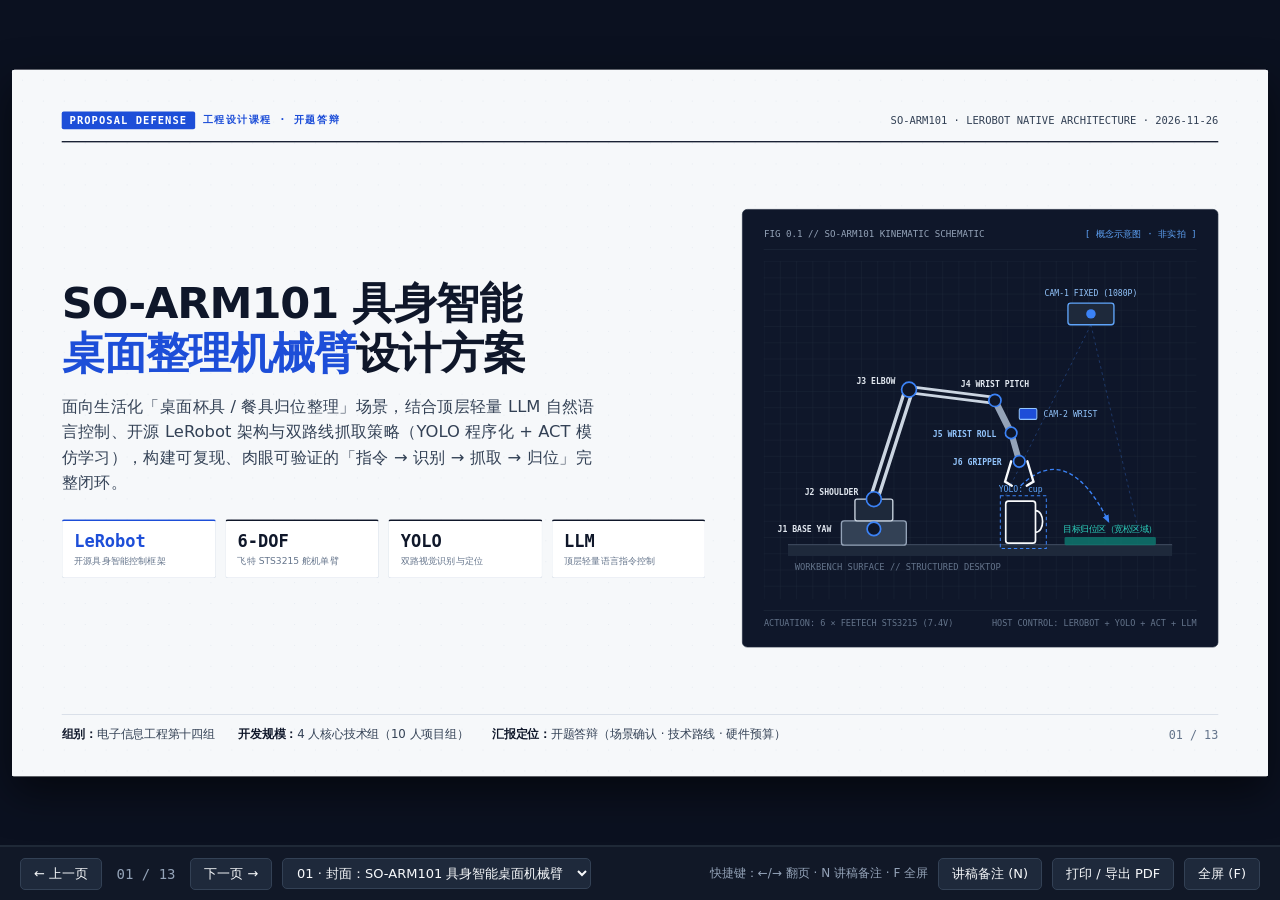
<file: docs/项目资料/答辩资料/中间文件/index.html>
<!DOCTYPE html>
<html lang="zh-CN">
<head>
  <meta charset="UTF-8" />
  <meta name="viewport" content="width=device-width, initial-scale=1.0" />
  <title>SO-ARM101 具身智能桌面机械臂 · 开题答辩演示</title>
  <style>
    :root {
      --bg: #0B1120;
      --bar: #111827;
      --border: #1F2937;
      --text: #F8FAFC;
      --muted: #94A3B8;
      --accent: #3B82F6;
    }
    * { box-sizing: border-box; margin: 0; padding: 0; }
    html, body {
      width: 100%;
      height: 100%;
      overflow: hidden;
      background: var(--bg);
      color: var(--text);
      font-family: "PingFang SC", "Microsoft YaHei", system-ui, sans-serif;
      display: flex;
      flex-direction: column;
    }

    /* Stage */
    #stage-wrap {
      flex: 1;
      position: relative;
      display: flex;
      align-items: center;
      justify-content: center;
      overflow: hidden;
      padding: 16px;
    }

    #slide-scaler {
      width: 1920px;
      height: 1080px;
      transform-origin: center center;
      box-shadow: 0 24px 64px rgba(0, 0, 0, 0.55);
      border-radius: 4px;
      overflow: hidden;
      background: #F6F8FA;
      flex-shrink: 0;
    }

    #slide-frame {
      width: 1920px;
      height: 1080px;
      border: none;
      display: block;
    }

    /* Speaker Notes Drawer */
    #notes-panel {
      height: 0;
      overflow: hidden;
      background: #0F172A;
      border-top: 1px solid var(--border);
      transition: height 0.2s ease;
    }
    #notes-panel.open {
      height: 190px;
      overflow-y: auto;
    }
    .notes-inner {
      max-width: 1200px;
      margin: 0 auto;
      padding: 16px 24px;
      display: flex;
      gap: 20px;
    }
    .notes-label {
      font-family: Consolas, monospace;
      font-size: 13px;
      color: var(--accent);
      font-weight: 700;
      white-space: nowrap;
      padding-top: 3px;
    }
    #notes-text {
      font-size: 16px;
      line-height: 1.65;
      color: #E2E8F0;
    }

    /* Control Bar */
    #controls {
      height: 54px;
      background: var(--bar);
      border-top: 1px solid var(--border);
      display: flex;
      align-items: center;
      justify-content: space-between;
      padding: 0 20px;
      font-size: 14px;
      flex-shrink: 0;
      user-select: none;
    }

    .ctrl-group {
      display: flex;
      align-items: center;
      gap: 10px;
    }

    button {
      background: #1E293B;
      color: var(--text);
      border: 1px solid #334155;
      border-radius: 5px;
      padding: 6px 13px;
      font-size: 13px;
      cursor: pointer;
      font-family: inherit;
      transition: background 0.15s, border-color 0.15s;
    }
    button:hover { background: #334155; border-color: #475569; }
    button.active { background: #1D4ED8; border-color: #3B82F6; }

    #slide-select {
      background: #1E293B;
      color: var(--text);
      border: 1px solid #334155;
      border-radius: 5px;
      padding: 6px 10px;
      font-size: 13px;
      font-family: inherit;
      max-width: 320px;
    }

    .counter {
      font-family: Consolas, monospace;
      color: var(--muted);
      font-size: 14px;
      min-width: 68px;
      text-align: center;
    }

    .hint {
      color: var(--muted);
      font-size: 12px;
    }
  </style>
</head>
<body>
  <div id="stage-wrap">
    <div id="slide-scaler">
      <iframe id="slide-frame" src="slide-01.html" title="开题答辩幻灯片"></iframe>
    </div>
  </div>

  <div id="notes-panel">
    <div class="notes-inner">
      <div class="notes-label">SPEAKER NOTES</div>
      <div id="notes-text"></div>
    </div>
  </div>

  <div id="controls">
    <div class="ctrl-group">
      <button id="btn-prev" title="上一页 (←)">← 上一页</button>
      <span class="counter" id="counter">01 / 13</span>
      <button id="btn-next" title="下一页 (→ / Space)">下一页 →</button>
      <select id="slide-select" aria-label="跳转页面"></select>
    </div>
    <div class="ctrl-group">
      <span class="hint">快捷键：←/→ 翻页 · N 讲稿备注 · F 全屏</span>
      <button id="btn-notes">讲稿备注 (N)</button>
      <button id="btn-print" onclick="window.open('print.html', '_blank')">打印 / 导出 PDF</button>
      <button id="btn-full">全屏 (F)</button>
    </div>
  </div>

  <script>
    const SLIDES = [
      {
        file: "slide-01.html",
        title: "01 · 封面：SO-ARM101 具身智能桌面机械臂",
        notes: "各位老师好！我们是电子信息工程第十四组。今天向各位汇报我们的课程设计开题方案：基于开源 LeRobot 架构与 SO-ARM101 机械臂，面向生活化场景的桌面杯具与餐具归位整理系统。我们的目标是在千元以内（实际物料 925.55 元）的有限成本下，做出一个可复现、肉眼可验证的“识别—抓取—归位”完整闭环。"
      },
      {
        file: "slide-02.html",
        title: "02 · 行业背景与市场位置",
        notes: "在动手选型前，我们先做了行业调研。2026 年全球家庭服务机器人市场约 284.6 亿美元、出货 6,420 万台，但扫地擦窗等清洁类仍占 62.3%，真正“会抓取、会整理”的操作型机器人渗透率极低。桌面机械臂本身是亿美元级的稳健市场，但增长最快的是“具身智能+教育”方向，越疆科技 2026 上半年具身智能业务同比增长超过 20 倍，说明低成本教学与实验闭环是当前最现实的切入点。"
      },
      {
        file: "slide-03.html",
        title: "03 · 需求验证与政策窗口",
        notes: "从买单方看，家庭通用家务机器人目前单台成本约 20 万元，尚处在人才公寓和种子用户试用阶段；而高校和中小学已经有真实的具身智能教学采购案例（如武大 18.84 万、矿大 15 万、苏州中小学 9.8 万）。同时 2025—2026 年“具身智能”连续写入国家规划与五部门“人工智能+教育”行动计划。桌面整理恰好切中“大厂演示贵且封闭、学校缺低成本可复现闭环”的空位。"
      },
      {
        file: "slide-04.html",
        title: "04 · 技术发展现状与能力边界",
        notes: "为了不画大饼，我们调研了近两年的代表性学术基准：首尔大学的平面桌面整理真机成功率约 85%，说明平面归位可行；但北大董豪团队 ICRA 2026 的 Imagine2Act 在插花、插盘、叠杯等关系性重排上真机平均成功率仅约 68%；BiGym 2.0 中模仿学习 ACT 在叠积木任务上成功率甚至低于 1%；斯坦福 AI Index 2026 也指出仿真到真实家庭成功率从 89.4% 骤降至 12%。这为我们收敛任务边界提供了直接依据。"
      },
      {
        file: "slide-05.html",
        title: "05 · 应用场景筛选与选题意义",
        notes: "结合行业现状与单臂硬件条件，我们按桌面结构化、物体轻小、闭环完整、单臂可做四条标准对比了三个候选场景：小零件装配精度要求过高，风险太大；纯方块分拣生活化叙事偏弱；因此我们选定“桌面杯具/餐具归位整理”作为主场景——它既对应马德里卡洛斯三世大学 ADAM 面向老年照护的真实需求，也是 Imagine2Act 学术难点的简化可落地版本，且与 SO-ARM101 开源生态高度契合。"
      },
      {
        file: "slide-06.html",
        title: "06 · 选定场景与任务闭环定义",
        notes: "具体任务非常清晰：在规整桌面上摆放杯具与餐盘，机械臂完成“识别→抓取→放置到指定宽松归位区”的完整闭环，肉眼即可判定成败。按行业四级难度划分，我们精准卡位在一二级（单物搬运与分类归位），把餐盘和杯具放到宽松目标区域，诚实避开当前真机成功率极低的三级窄槽插接/精密叠放和四级通用家务。"
      },
      {
        file: "slide-07.html",
        title: "07 · 系统总体架构（LeRobot 原生）",
        notes: "这是我们的四层系统架构，基于 LeRobot 原生架构，由上位机通过 USB 直连舵机驱动板与双路相机统一完成闭环：顶层由轻量 LLM 将自然语言解析为结构化任务指令；中间层在上位机按物体难度分流至“YOLO+程序化抓取”或“ACT 模仿学习”；感知层采用双路 1080P USB 摄像头；执行层为 6 自由度 SO-ARM101 机械臂，舵机关节角与双相机画面形成实时观测闭环。"
      },
      {
        file: "slide-08.html",
        title: "08 · 核心论证：双路线抓取分工",
        notes: "各位老师可能会问：为什么同时用程序化抓取和 ACT 模仿学习？这不是技术堆砌，而是按物体难度各取所长：形状规则、坐标可参数化的物体交给 YOLO+程序化轨迹，零训练、稳且快，确保 F2 基础闭环稳健；杯子等抓握位姿敏感、姿态多样的物体难以写死规则，交给 ACT 模仿学习，利用组员自有手柄遥操作控制机械臂，同步记录 6 舵机关节角反馈与双相机图像帧采集 50–100 条示教，实现视觉泛化抓取（F3）。"
      },
      {
        file: "slide-09.html",
        title: "09 · 顶层 LLM 轻量指令解析边界",
        notes: "在语言交互层，我们明确只做“轻量指令解析”，不碰图像、不涉及 VLM 或 VLA。LLM 仅负责把“先收红杯子，再放餐盘”翻译成受约束的 JSON 任务队列，并在词表外拒绝执行、参数缺失时反问。它不直接生成关节轨迹，也不保证物理抓取成败，所有输出必须经过结构化校验，防止大模型幻觉直接作用到硬件上。"
      },
      {
        file: "slide-10.html",
        title: "10 · 硬件选型与预算管理",
        notes: "课程报销上限是 1,000 元，小组 10 人每人垫资 100 元已收齐。我们已于 11 月 25 日完成全部核心物料下单，实际支出 925.55 元，结余 74.45 元用于后续线材与道具：其中 SO-ARM101 套件 690 元（含 6 个飞特 STS3215-C001 舵机、7.4V 供电、驱动板与可调电源）、带夹爪打印件 80 元、双路 1080P 无畸变 USB 摄像头 155.55 元，遥操作手柄为组员自有不占预算。整套方案不含上位机算力平台与深度相机，把门槛压到了千元以内。"
      },
      {
        file: "slide-11.html",
        title: "11 · 功能锚点与项目透明管理机制",
        notes: "为了防止工期失控，我们按“达成的功能”设了 F0 到 F5 六个硬锚点：F0 本体可用是生死线，F2 程序化抓取是保底成果，F3 ACT 模仿学习是核心胜负手，F4 与 F5 完成最终闭环验收。在团队协作上，我们建立了完整的透明公示机制：通过进度公示与阻塞看板每周同步状态、资金管理与采购清单账实公开、变更记录与 Git 保证架构决策可回溯，所有代码与数据集开源归档全员共享。"
      },
      {
        file: "slide-12.html",
        title: "12 · 团队分工（10人规范配置）与风险应对",
        notes: "按照课程设计的规范要求，我们 10 人小组划分了六大岗位：经理由毋涵担任并兼任开发岗，负责本体安装调试与 LeRobot/ACT 核心开发；核心开发组共 4 人，除毋涵外还有陈国豪（YOLO 视觉与标定）、巴昱霖（顶层 LLM 指令解析）和肖继涵（结构建模）；非技术支持岗位由王亦凡（秘书）、孙源坤（财务）、孙瀚文与鲁艺恒（市场）、刘镇与王宁博（质量控制）承担。针对单臂示教、几何约束、ACT 泛化与场景边界四大工程风险，我们也提前制定了对应的降级与验收方案。"
      },
      {
        file: "slide-13.html",
        title: "13 · 总结与致谢",
        notes: "总结我们的开题方案：场景上有真实需求和学术支撑，技术上用双路线实现“保底稳、上限高”，成本上 925.55 元完成全套硬件下单，边界上如实说明不做精密窄槽插接和通用家庭部署。以上是第十四组的开题汇报，恳请各位老师批评指正！"
      }
    ];

    let current = 0;
    const frame = document.getElementById("slide-frame");
    const scaler = document.getElementById("slide-scaler");
    const stageWrap = document.getElementById("stage-wrap");
    const counter = document.getElementById("counter");
    const select = document.getElementById("slide-select");
    const notesPanel = document.getElementById("notes-panel");
    const notesText = document.getElementById("notes-text");
    const btnNotes = document.getElementById("btn-notes");

    SLIDES.forEach((s, idx) => {
      const opt = document.createElement("option");
      opt.value = idx;
      opt.textContent = s.title;
      select.appendChild(opt);
    });

    function fitStage() {
      const rect = stageWrap.getBoundingClientRect();
      const pad = 24;
      const scale = Math.min((rect.width - pad) / 1920, (rect.height - pad) / 1080);
      scaler.style.transform = `scale(${scale})`;
    }

    function go(idx) {
      current = Math.max(0, Math.min(SLIDES.length - 1, idx));
      frame.src = SLIDES[current].file;
      counter.textContent = `${String(current + 1).padStart(2, "0")} / ${SLIDES.length}`;
      select.value = current;
      notesText.textContent = SLIDES[current].notes;
      location.hash = `slide-${current + 1}`;
    }

    document.getElementById("btn-prev").onclick = () => go(current - 1);
    document.getElementById("btn-next").onclick = () => go(current + 1);
    select.onchange = (e) => go(Number(e.target.value));

    btnNotes.onclick = () => {
      notesPanel.classList.toggle("open");
      btnNotes.classList.toggle("active");
      setTimeout(fitStage, 220);
    };

    document.getElementById("btn-full").onclick = () => {
      if (!document.fullscreenElement) {
        document.documentElement.requestFullscreen();
      } else {
        document.exitFullscreen();
      }
    };

    window.addEventListener("keydown", (e) => {
      if (e.key === "ArrowRight" || e.key === " " || e.key === "PageDown") {
        e.preventDefault();
        go(current + 1);
      } else if (e.key === "ArrowLeft" || e.key === "PageUp") {
        e.preventDefault();
        go(current - 1);
      } else if (e.key.toLowerCase() === "n") {
        btnNotes.click();
      } else if (e.key.toLowerCase() === "f") {
        document.getElementById("btn-full").click();
      }
    });

    window.addEventListener("resize", fitStage);
    const hashMatch = location.hash.match(/slide-(\d+)/);
    go(hashMatch ? Number(hashMatch[1]) - 1 : 0);
    fitStage();
  </script>
</body>
</html>
</file>
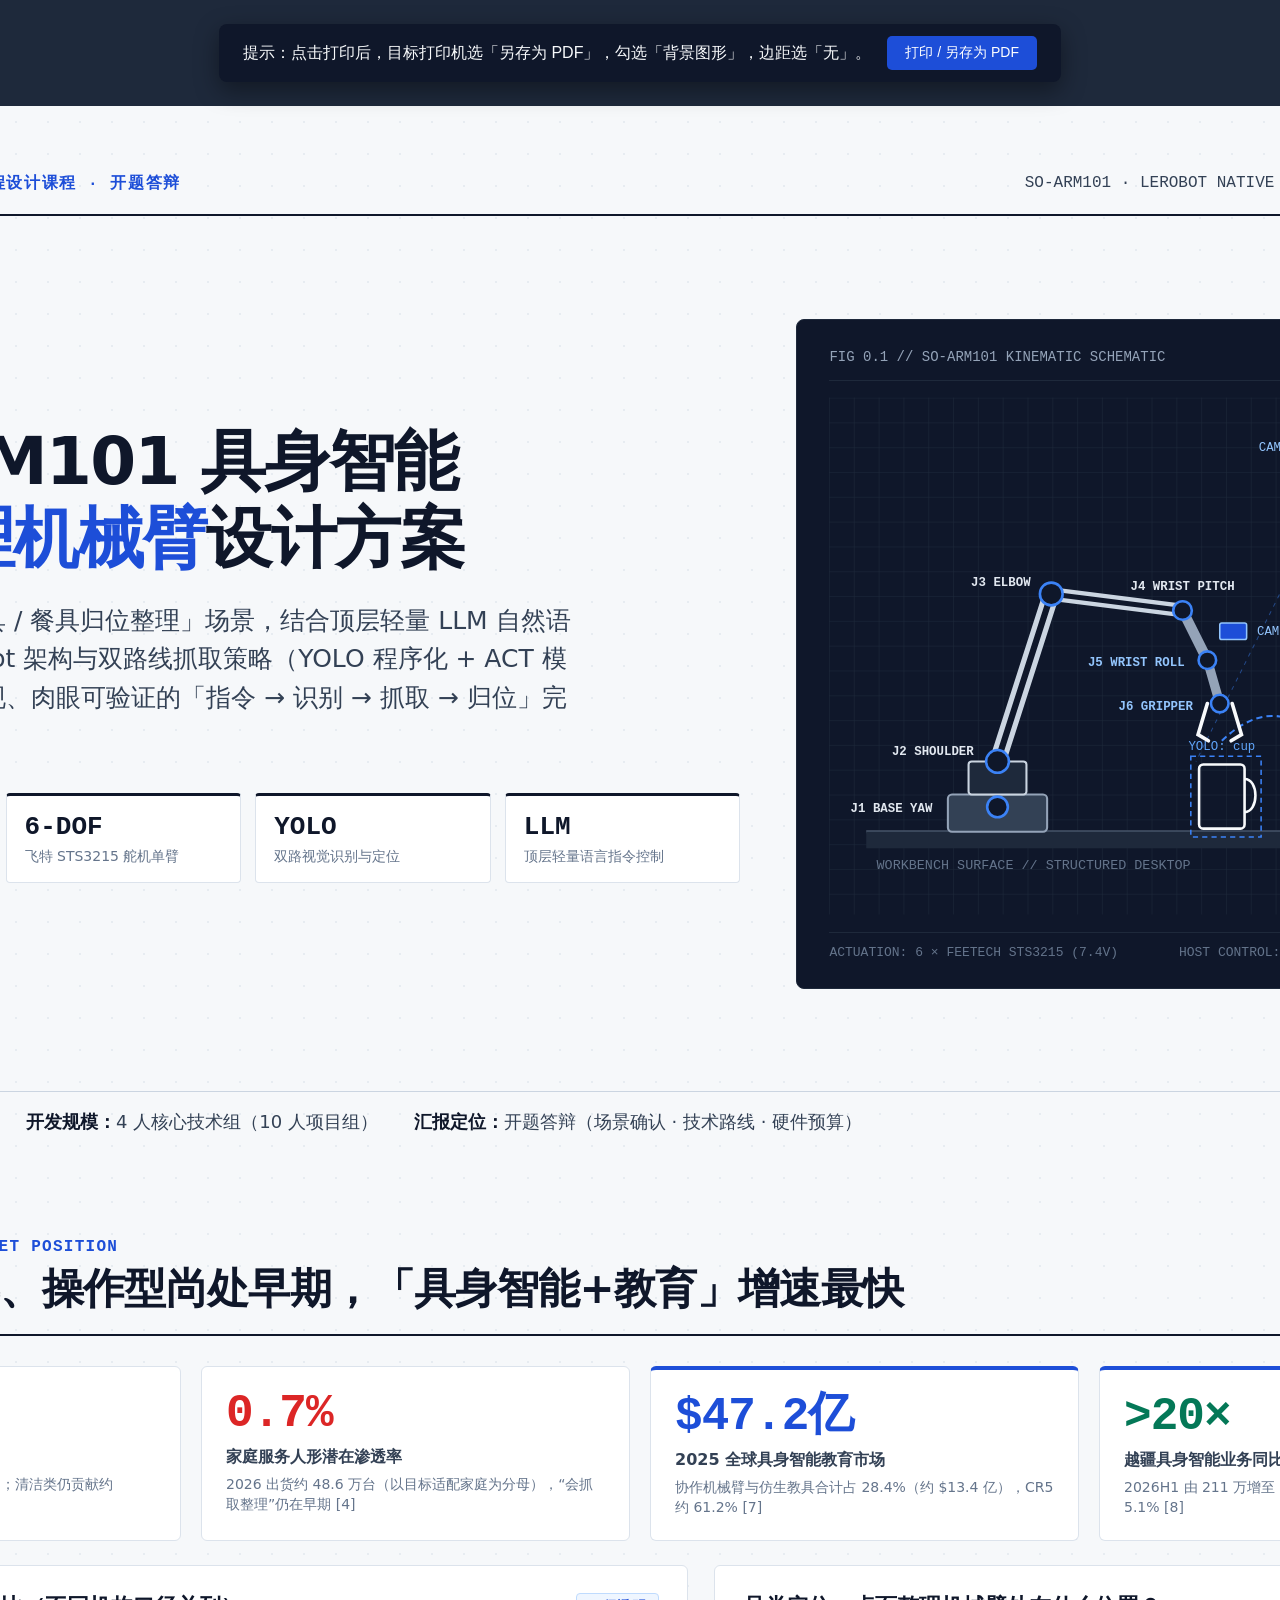
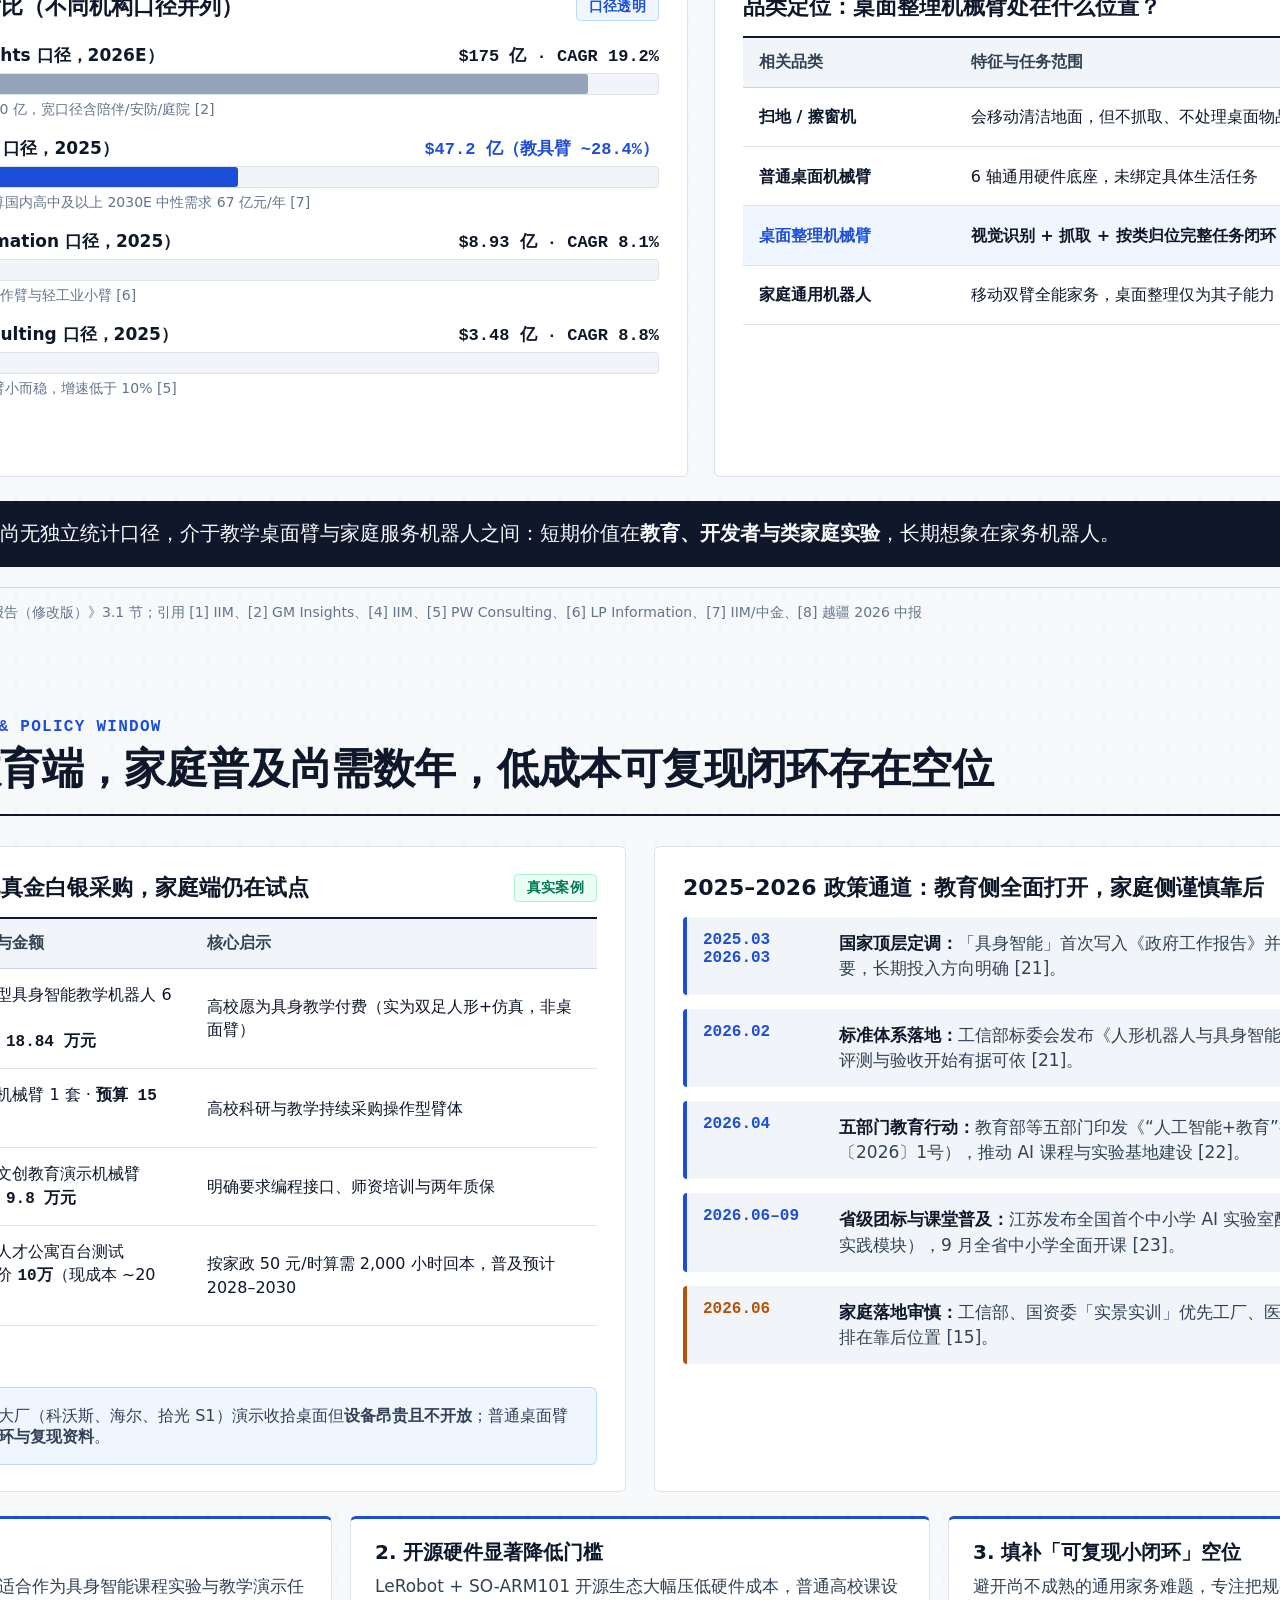
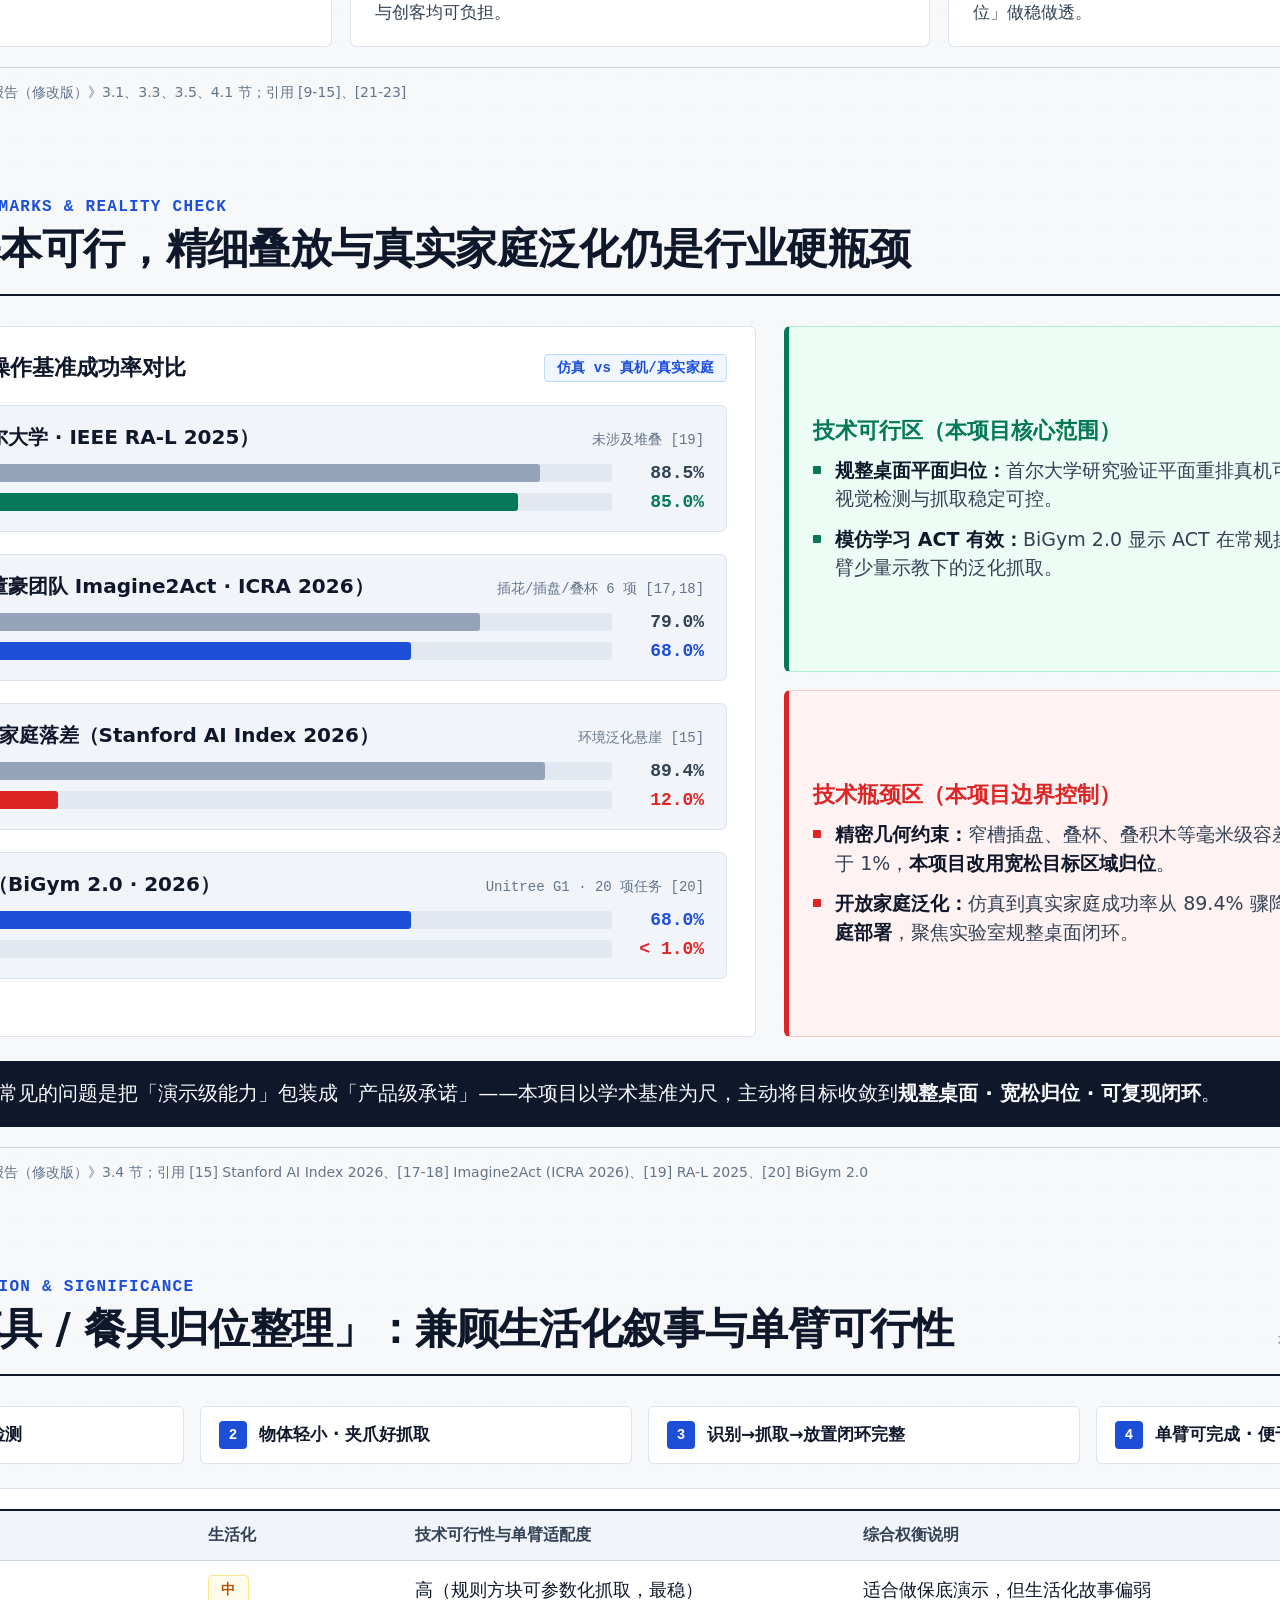
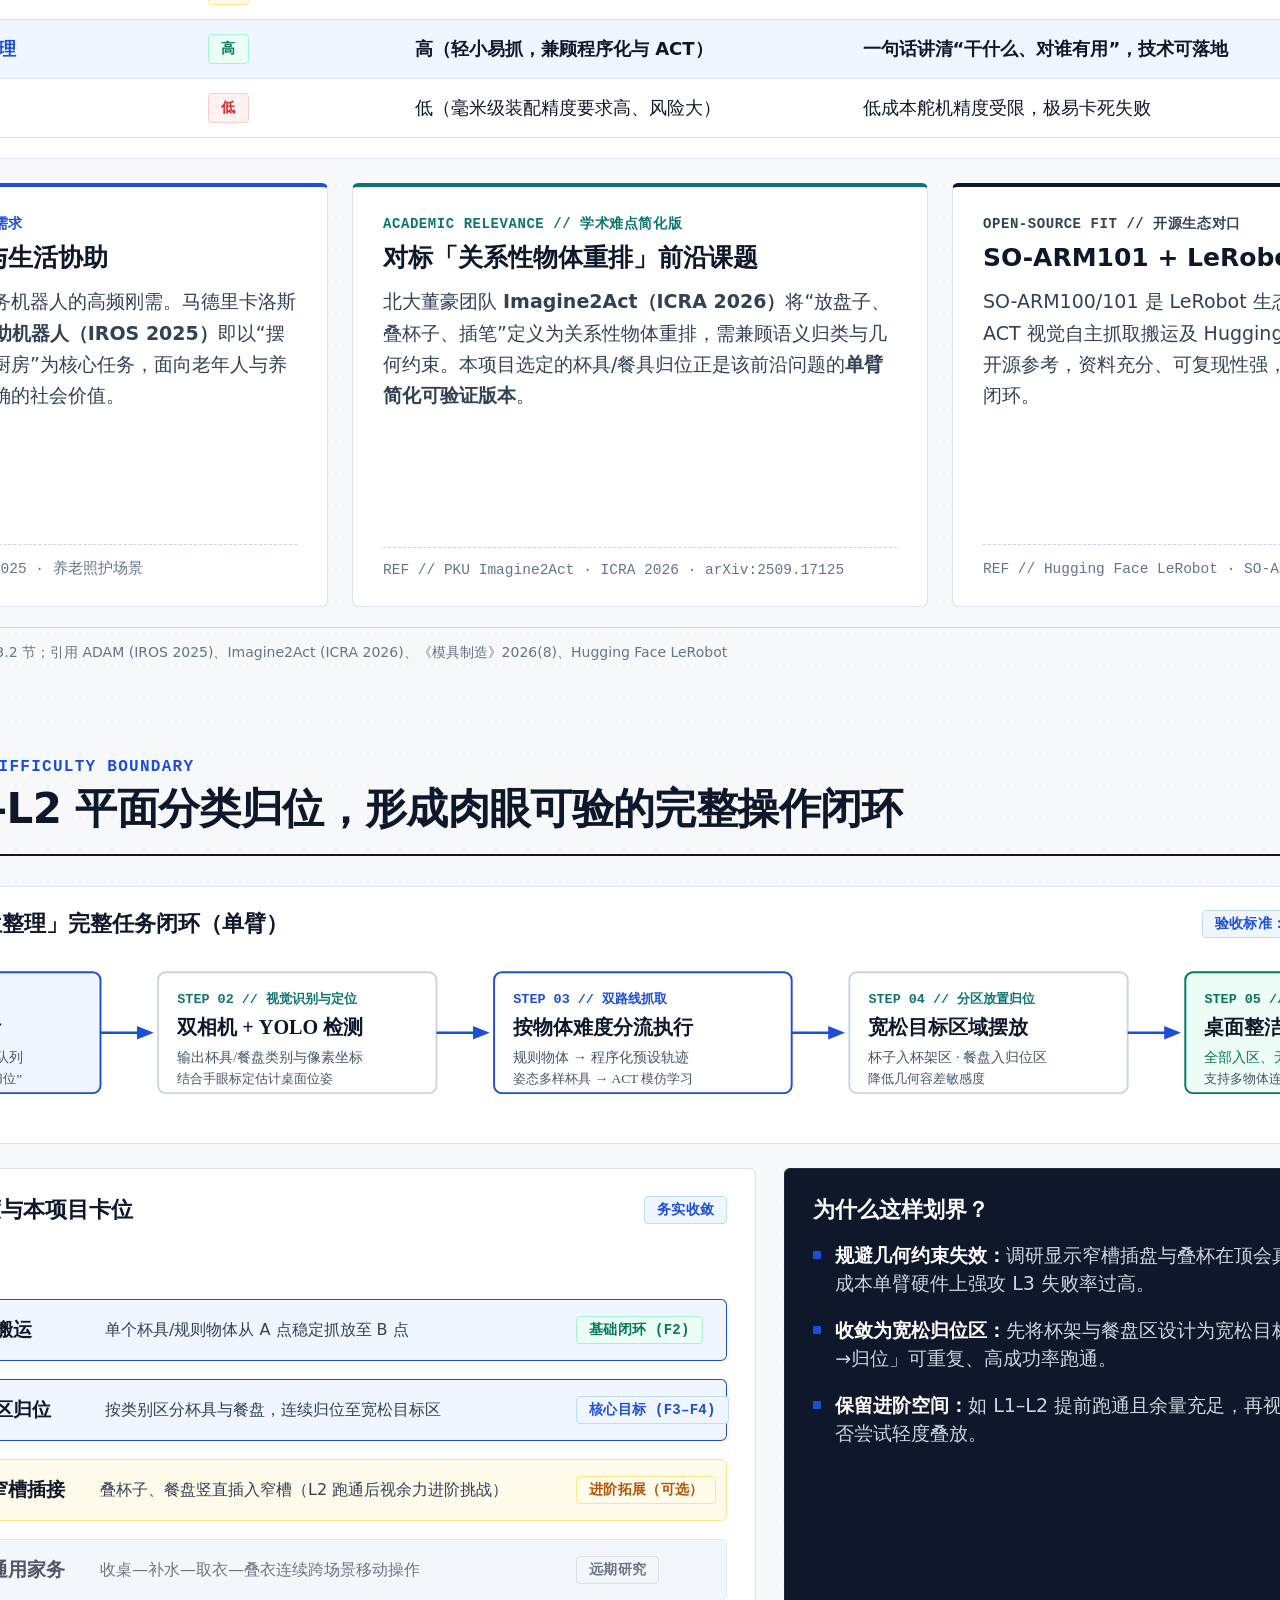
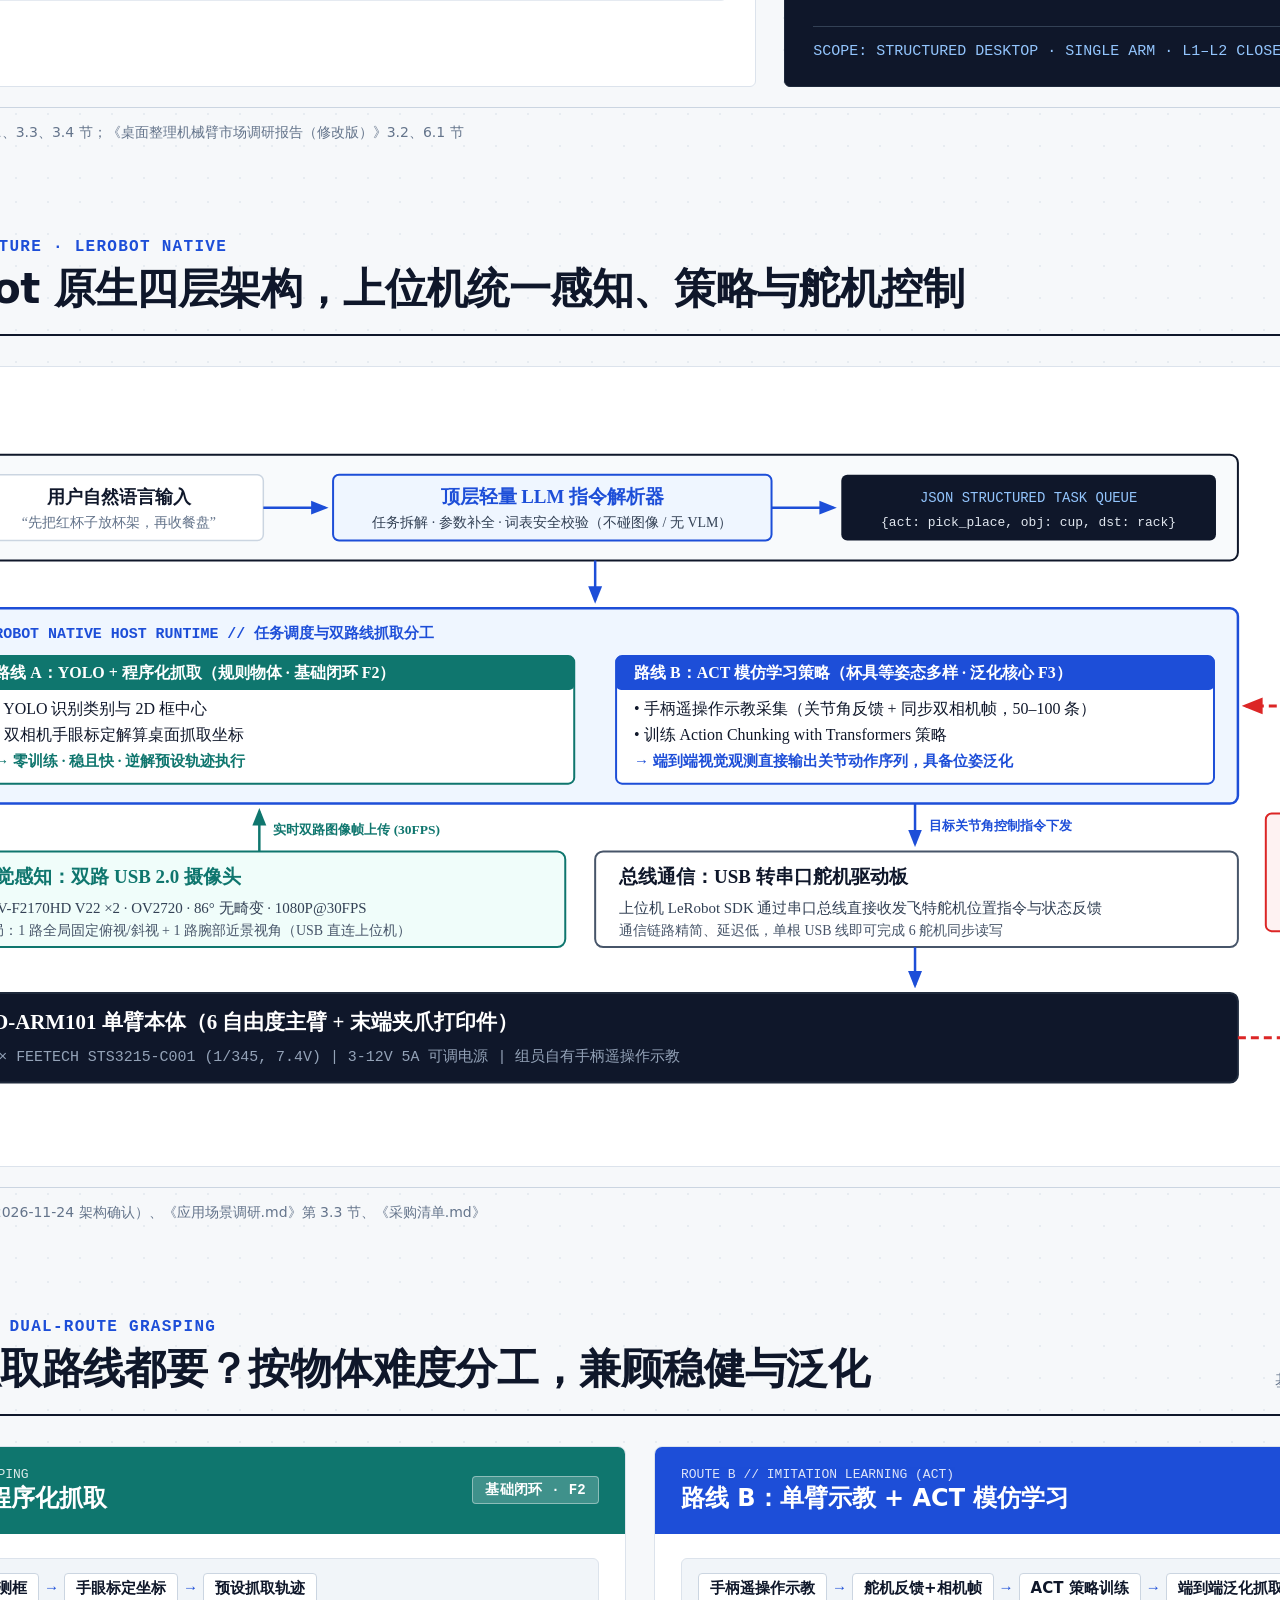
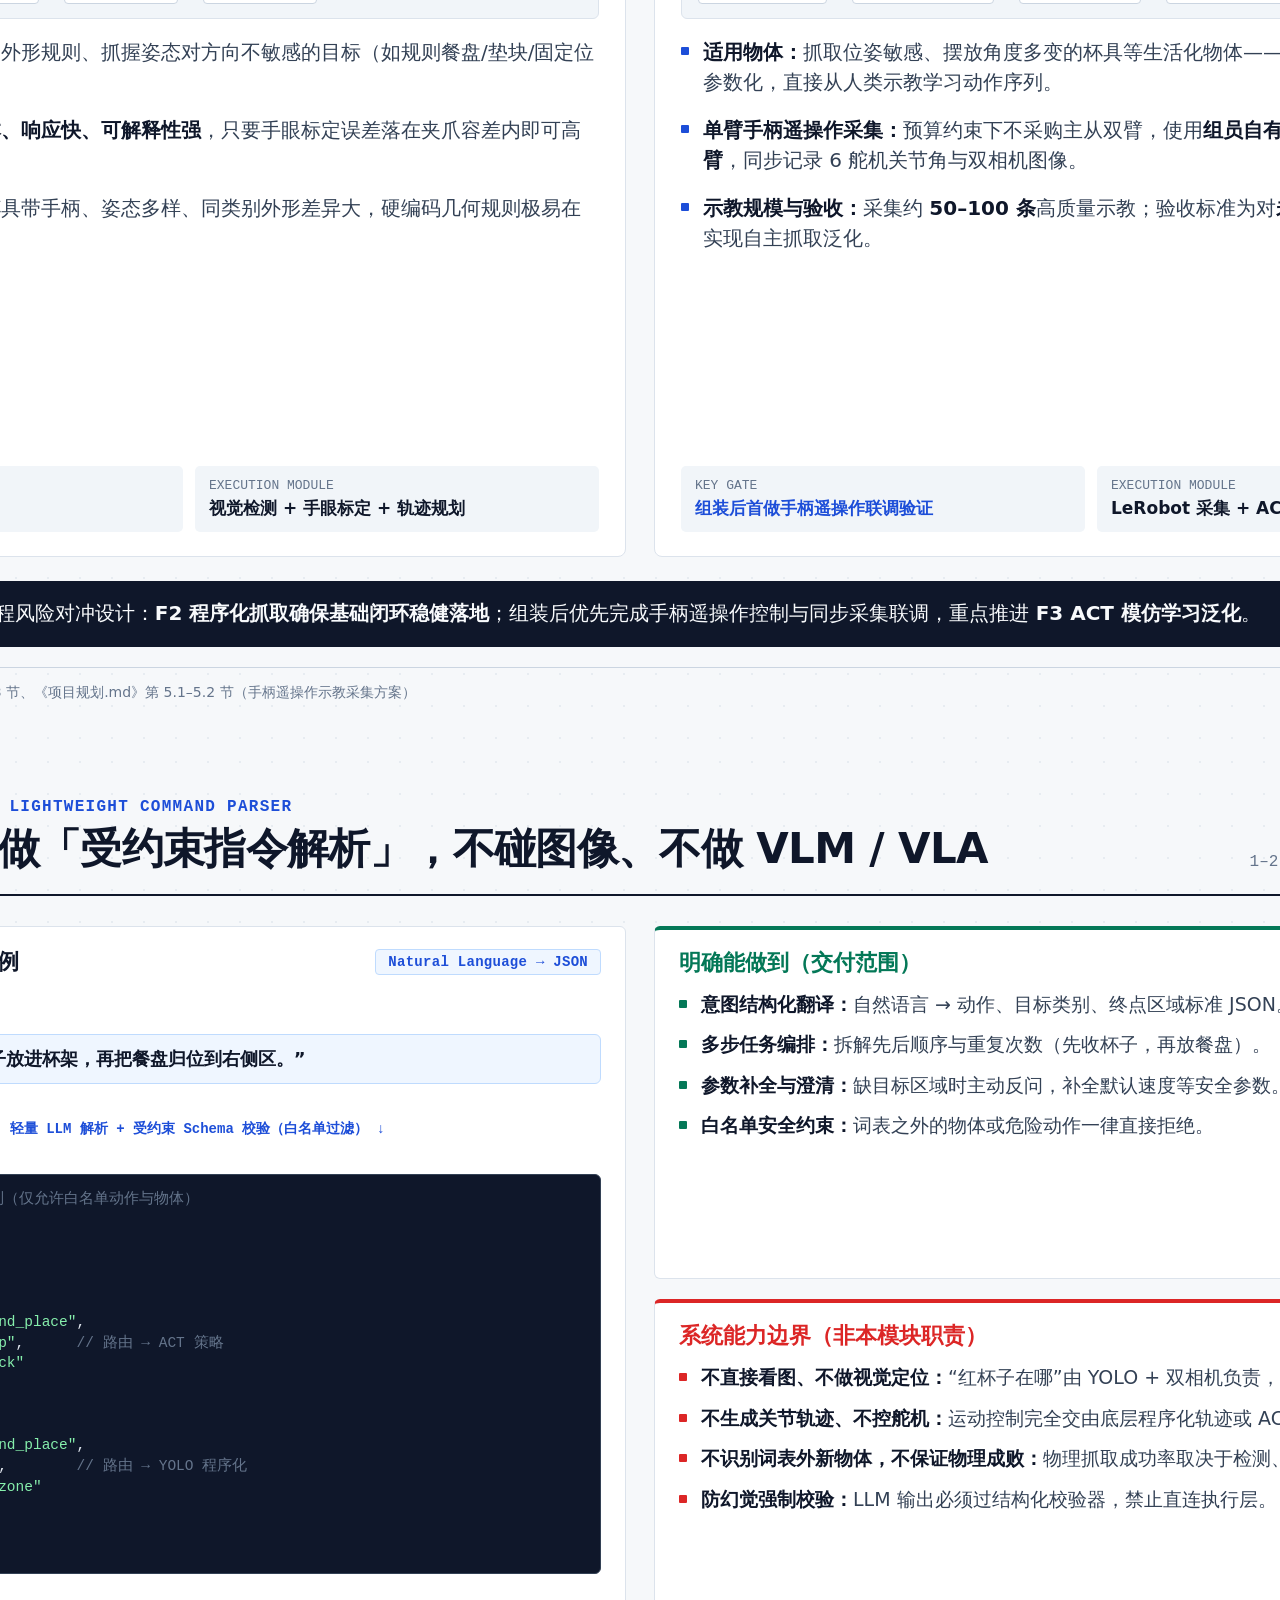
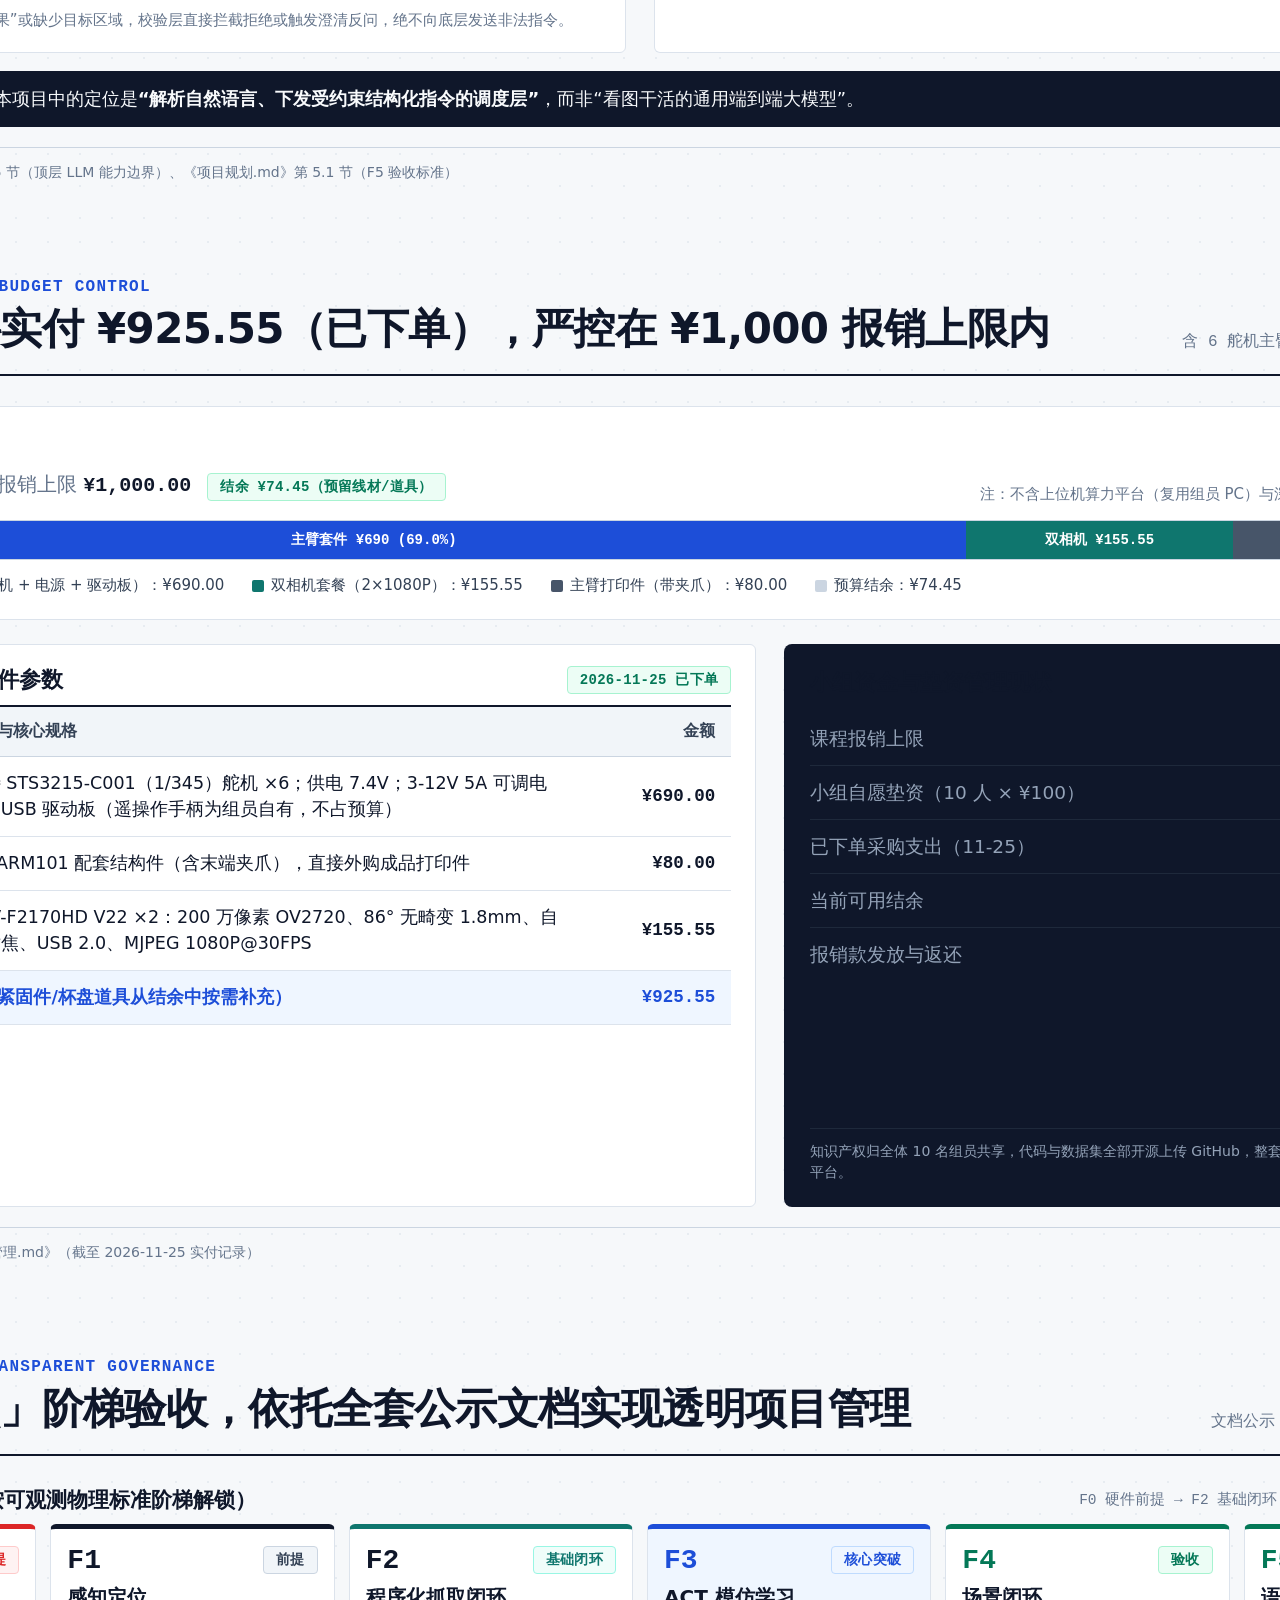
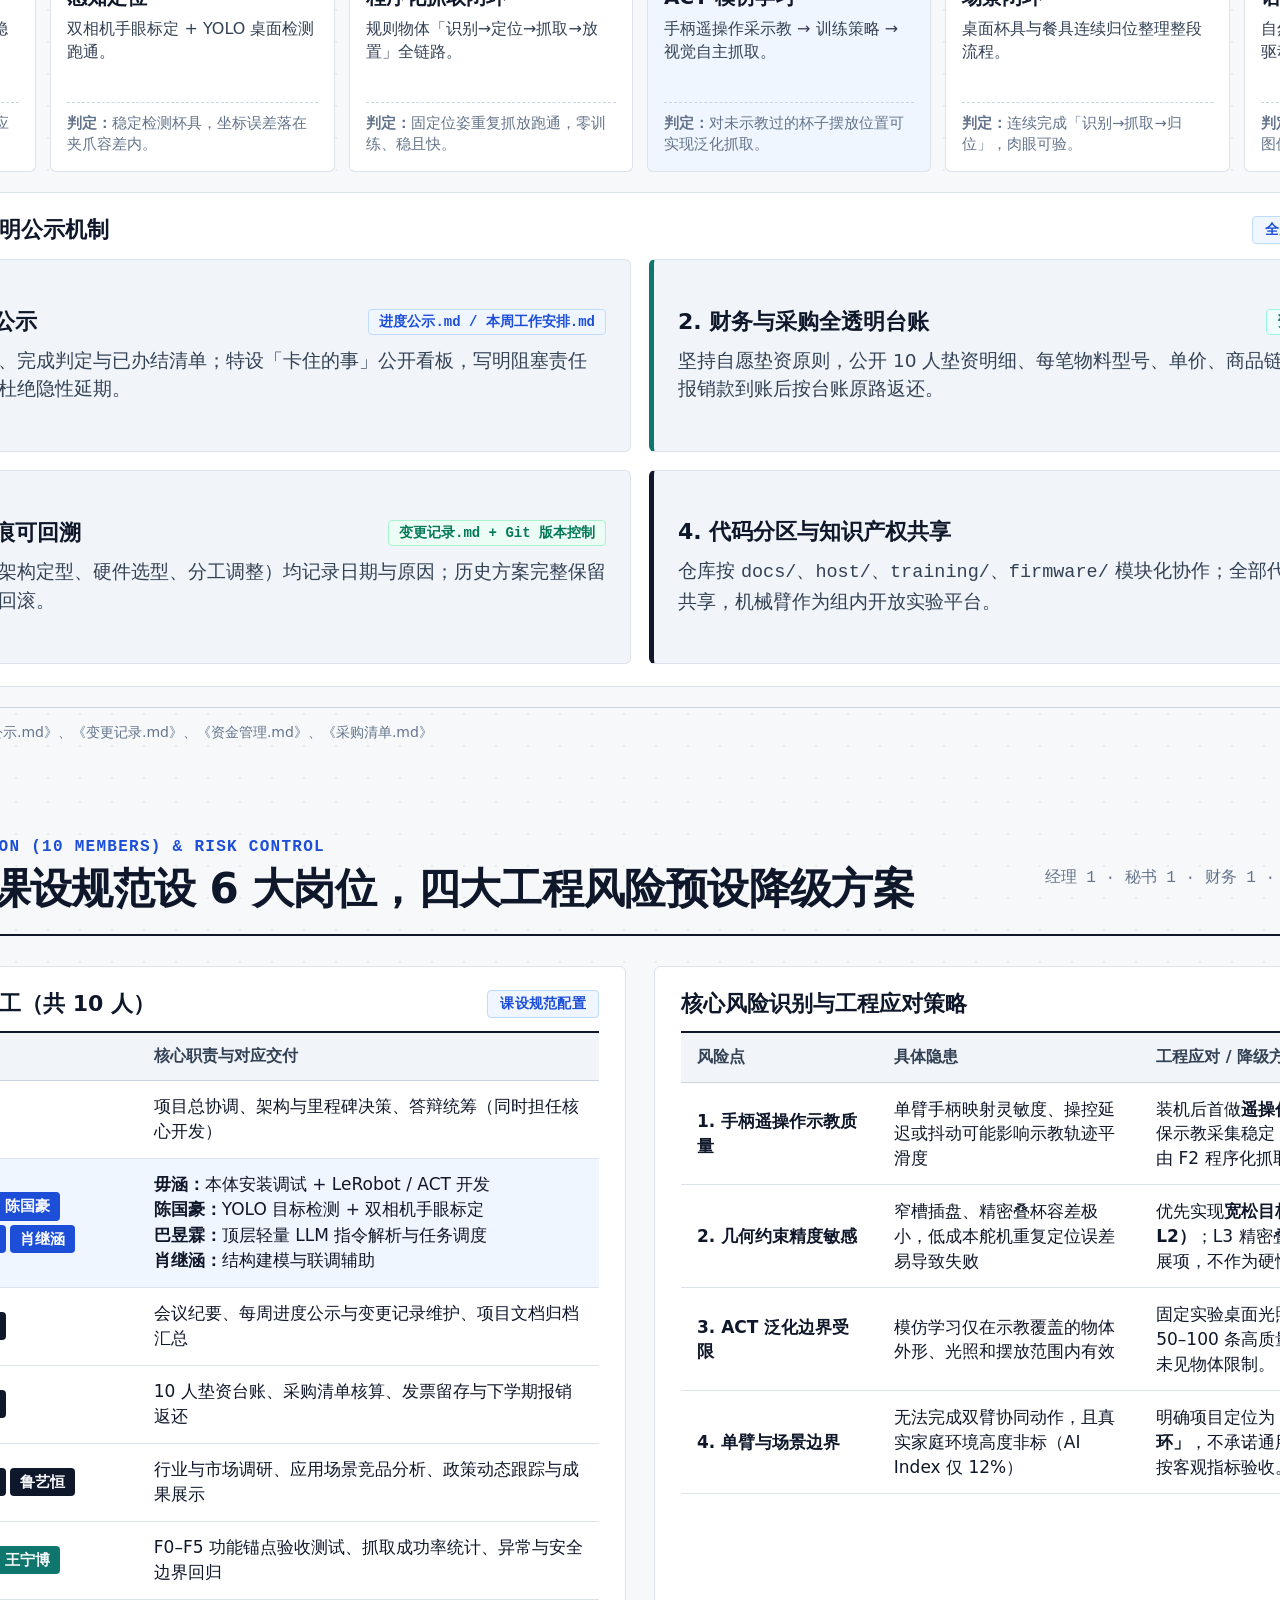
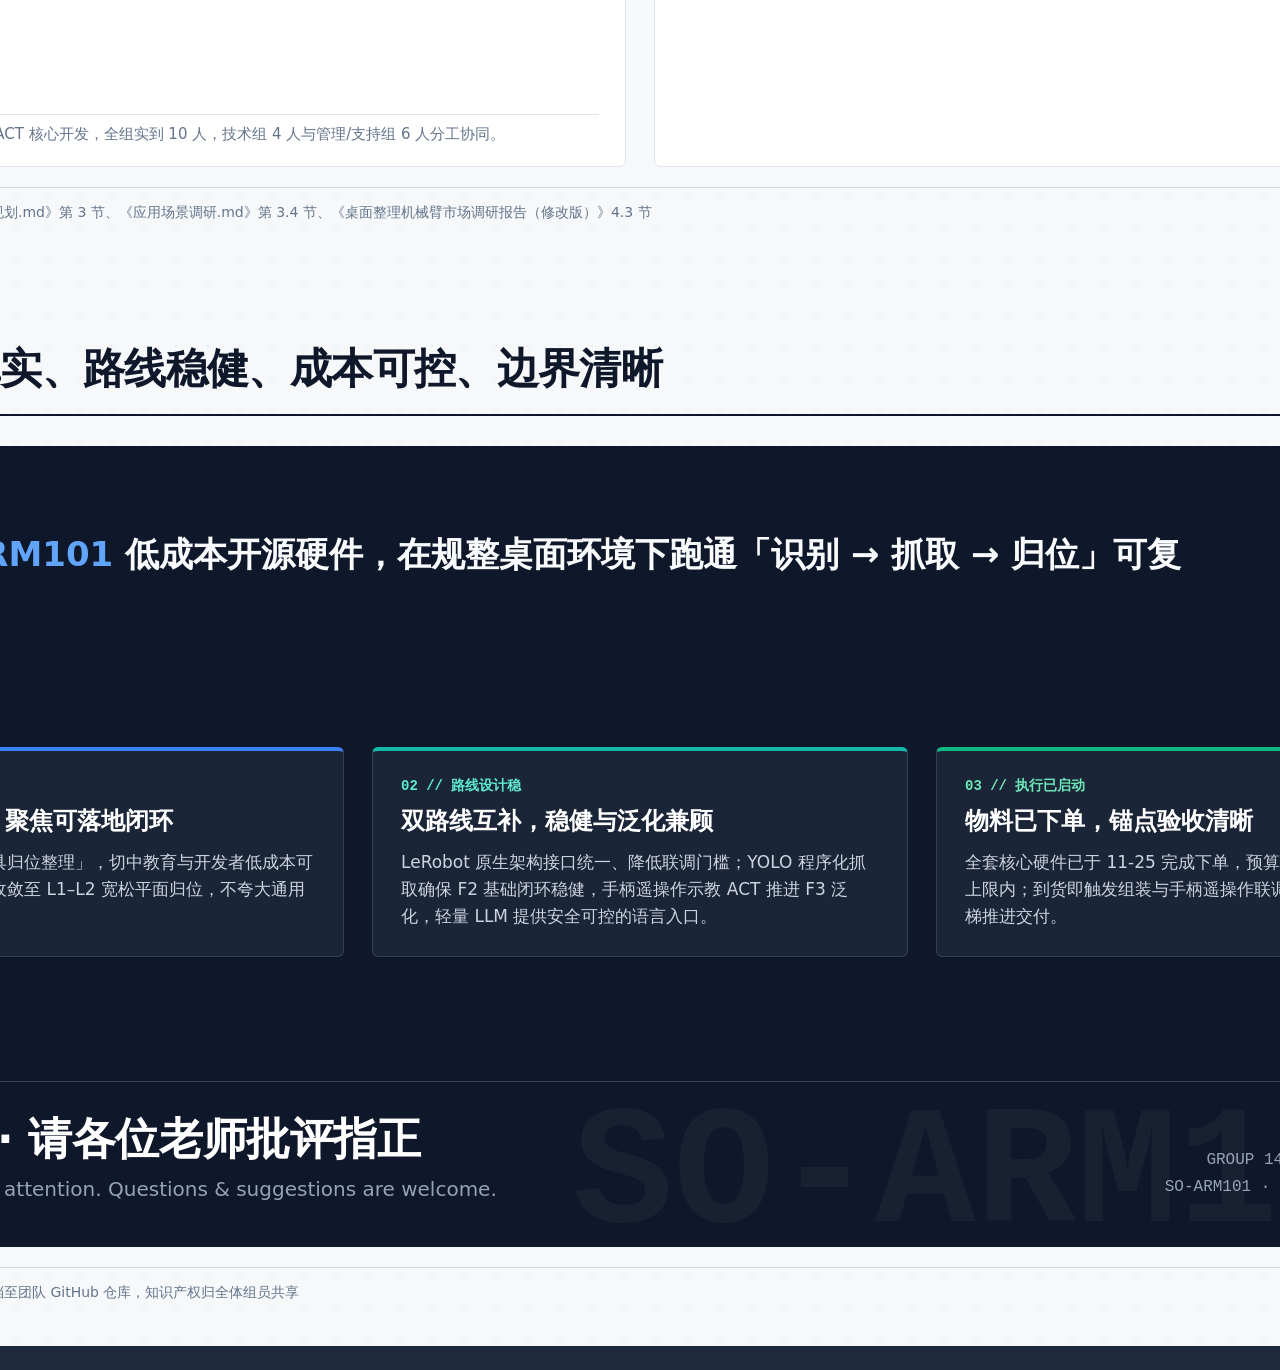
<file: docs/项目资料/答辩资料/中间文件/print.html>
<!DOCTYPE html>
<html lang="zh-CN">
<head>
  <meta charset="UTF-8" />
  <title>SO-ARM101 开题答辩 PPT · 导出 PDF 打印版</title>
  <style>
    @page {
      size: 1920px 1080px;
      margin: 0;
    }
    * { box-sizing: border-box; margin: 0; padding: 0; }
    body {
      background: #1E293B;
      display: flex;
      flex-direction: column;
      align-items: center;
      gap: 24px;
      padding: 24px 0;
      font-family: "PingFang SC", "Microsoft YaHei", sans-serif;
    }
    .toolbar {
      position: sticky;
      top: 16px;
      z-index: 100;
      background: #0F172A;
      color: #F8FAFC;
      padding: 12px 24px;
      border-radius: 8px;
      display: flex;
      align-items: center;
      gap: 16px;
      box-shadow: 0 8px 24px rgba(0,0,0,0.4);
    }
    .toolbar button {
      background: #1D4ED8;
      color: #fff;
      border: none;
      padding: 8px 18px;
      border-radius: 5px;
      font-size: 14px;
      cursor: pointer;
    }
    .page-slot {
      width: 1920px;
      height: 1080px;
      background: #fff;
      overflow: hidden;
      page-break-after: always;
      break-after: page;
    }
    .page-slot iframe {
      width: 1920px;
      height: 1080px;
      border: none;
      display: block;
    }
    @media print {
      body { background: #fff; gap: 0; padding: 0; }
      .toolbar { display: none; }
      .page-slot { margin: 0; box-shadow: none; }
    }
  </style>
</head>
<body>
  <div class="toolbar">
    <span>提示：点击打印后，目标打印机选「另存为 PDF」，勾选「背景图形」，边距选「无」。</span>
    <button onclick="window.print()">打印 / 另存为 PDF</button>
  </div>
  <div id="pages"></div>
  <script>
    const container = document.getElementById("pages");
    for (let i = 1; i <= 13; i++) {
      const slot = document.createElement("div");
      slot.className = "page-slot";
      const ifr = document.createElement("iframe");
      ifr.src = `slide-${String(i).padStart(2, "0")}.html`;
      slot.appendChild(ifr);
      container.appendChild(slot);
    }
  </script>
</body>
</html>
</file>
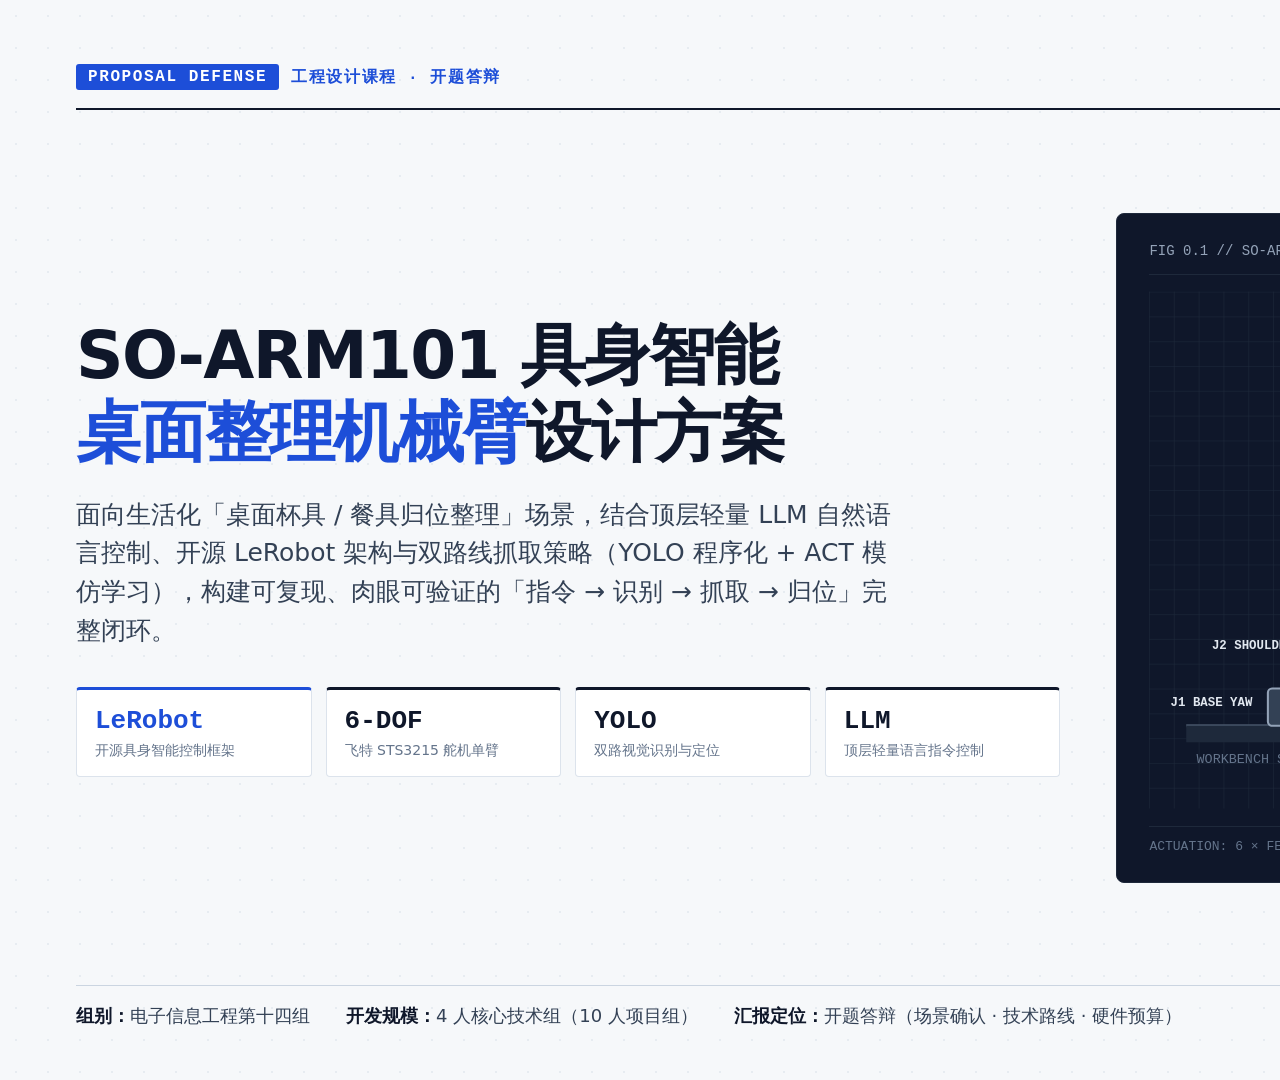
<file: docs/项目资料/答辩资料/中间文件/slide-01.html>
<!DOCTYPE html>
<html lang="zh-CN">
<head>
  <meta charset="UTF-8" />
  <title>Slide 01 · 封面</title>
  <link rel="stylesheet" href="styles.css" />
  <style>
    .cover-slide {
      padding: 64px 76px 52px 76px;
      justify-content: space-between;
    }
    .cover-top {
      display: flex;
      justify-content: space-between;
      align-items: center;
      border-bottom: 2px solid var(--ink);
      padding-bottom: 18px;
    }
    .cover-tag {
      font-family: var(--font-mono);
      font-size: 16px;
      font-weight: 700;
      letter-spacing: 0.1em;
      color: var(--accent);
      display: flex;
      align-items: center;
      gap: 12px;
    }
    .cover-tag span.pill {
      background: var(--accent);
      color: #fff;
      padding: 4px 12px;
      border-radius: 3px;
    }
    .cover-meta-top {
      font-family: var(--font-mono);
      font-size: 16px;
      color: var(--ink-2);
    }
    .cover-main {
      display: grid;
      grid-template-columns: 1.15fr 0.85fr;
      gap: 56px;
      align-items: center;
      flex: 1;
      padding: 28px 0;
    }
    .cover-title {
      font-size: 66px;
      font-weight: 800;
      line-height: 1.16;
      letter-spacing: -0.025em;
      color: var(--ink);
      margin-bottom: 24px;
    }
    .cover-title .accent-line {
      color: var(--accent);
    }
    .cover-sub {
      font-size: 25px;
      line-height: 1.55;
      color: var(--ink-2);
      margin-bottom: 36px;
      max-width: 820px;
    }
    .spec-strip {
      display: grid;
      grid-template-columns: repeat(4, 1fr);
      gap: 14px;
    }
    .spec-item {
      background: var(--surface);
      border: 1px solid var(--border);
      border-top: 3px solid var(--ink);
      border-radius: 4px;
      padding: 16px 18px;
    }
    .spec-item.primary {
      border-top-color: var(--accent);
    }
    .spec-item .val {
      font-family: var(--font-mono);
      font-size: 26px;
      font-weight: 700;
      color: var(--ink);
    }
    .spec-item.primary .val {
      color: var(--accent);
    }
    .spec-item .lbl {
      font-size: 14px;
      color: var(--ink-3);
      margin-top: 6px;
    }
    .visual-panel {
      background: var(--surface-dark);
      border-radius: 8px;
      padding: 28px 32px;
      height: 670px;
      display: flex;
      flex-direction: column;
      justify-content: space-between;
      border: 1px solid #1E293B;
      position: relative;
    }
    .visual-panel-head {
      display: flex;
      justify-content: space-between;
      align-items: center;
      font-family: var(--font-mono);
      font-size: 14px;
      color: #94A3B8;
      border-bottom: 1px solid #1E293B;
      padding-bottom: 14px;
    }
    .visual-panel-foot {
      display: flex;
      justify-content: space-between;
      font-family: var(--font-mono);
      font-size: 13px;
      color: #64748B;
      border-top: 1px solid #1E293B;
      padding-top: 12px;
    }
    .cover-bottom {
      display: flex;
      justify-content: space-between;
      align-items: center;
      border-top: 1px solid var(--border-strong);
      padding-top: 18px;
      font-size: 18px;
      color: var(--ink-2);
    }
    .team-info {
      display: flex;
      gap: 36px;
    }
    .team-info span strong {
      color: var(--ink);
    }
  </style>
</head>
<body>
  <div class="slide cover-slide">
    <div class="cover-top">
      <div class="cover-tag">
        <span class="pill">PROPOSAL DEFENSE</span>
        <span>工程设计课程 · 开题答辩</span>
      </div>
      <div class="cover-meta-top">SO-ARM101 · LEROBOT NATIVE ARCHITECTURE · 2026-11-26</div>
    </div>

    <div class="cover-main">
      <div>
        <h1 class="cover-title">
          SO-ARM101 具身智能<br />
          <span class="accent-line">桌面整理机械臂</span>设计方案
        </h1>
        <p class="cover-sub">
          面向生活化「桌面杯具 / 餐具归位整理」场景，结合顶层轻量 LLM 自然语言控制、开源 LeRobot 架构与双路线抓取策略（YOLO 程序化 + ACT 模仿学习），构建可复现、肉眼可验证的「指令 → 识别 → 抓取 → 归位」完整闭环。
        </p>
        <div class="spec-strip">
          <div class="spec-item primary">
            <div class="val">LeRobot</div>
            <div class="lbl">开源具身智能控制框架</div>
          </div>
          <div class="spec-item">
            <div class="val">6-DOF</div>
            <div class="lbl">飞特 STS3215 舵机单臂</div>
          </div>
          <div class="spec-item">
            <div class="val">YOLO</div>
            <div class="lbl">双路视觉识别与定位</div>
          </div>
          <div class="spec-item">
            <div class="val">LLM</div>
            <div class="lbl">顶层轻量语言指令控制</div>
          </div>
        </div>
      </div>

      <div class="visual-panel">
        <div class="visual-panel-head">
          <span>FIG 0.1 // SO-ARM101 KINEMATIC SCHEMATIC</span>
          <span style="color:#60A5FA;">[ 概念示意图 · 非实拍 ]</span>
        </div>

        <svg viewBox="0 0 640 500" width="100%" height="520" xmlns="http://www.w3.org/2000/svg">
          <defs>
            <pattern id="smallGrid" width="24" height="24" patternUnits="userSpaceOnUse">
              <path d="M 24 0 L 0 0 0 24" fill="none" stroke="#1E293B" stroke-width="1"/>
            </pattern>
            <marker id="arrowBlue" viewBox="0 0 10 10" refX="8" refY="5" markerWidth="6" markerHeight="6" orient="auto-start-reverse">
              <path d="M 0 1 L 10 5 L 0 9 z" fill="#3B82F6"/>
            </marker>
          </defs>
          <rect width="640" height="500" fill="url(#smallGrid)" />

          <!-- Tabletop Plane -->
          <line x1="36" y1="420" x2="604" y2="420" stroke="#475569" stroke-width="3"/>
          <rect x="36" y="420" width="568" height="16" fill="#1E293B"/>
          <text x="46" y="456" fill="#64748B" font-family="Consolas, monospace" font-size="13">WORKBENCH SURFACE // STRUCTURED DESKTOP</text>

          <!-- Target Zone (Cup Holder / Dish Area) -->
          <rect x="445" y="408" width="135" height="12" rx="2" fill="#0F766E" opacity="0.85"/>
          <text x="512" y="400" text-anchor="middle" fill="#2DD4BF" font-family="PingFang SC, Microsoft YaHei" font-size="13">目标归位区（宽松区域）</text>

          <!-- Cup object to grasp -->
          <g transform="translate(358, 355)">
            <rect x="0" y="0" width="44" height="62" rx="4" fill="none" stroke="#F8FAFC" stroke-width="2.5"/>
            <path d="M 44 14 C 58 14, 58 46, 44 46" fill="none" stroke="#F8FAFC" stroke-width="2.5"/>
            <rect x="-8" y="-8" width="68" height="78" fill="none" stroke="#3B82F6" stroke-width="1.5" stroke-dasharray="5,4"/>
            <text x="22" y="-14" text-anchor="middle" fill="#60A5FA" font-family="Consolas, monospace" font-size="12">YOLO: cup</text>
          </g>

          <!-- Motion arc from cup to target -->
          <path d="M 380 332 Q 450 265 510 385" fill="none" stroke="#3B82F6" stroke-width="2" stroke-dasharray="6,4" marker-end="url(#arrowBlue)"/>

          <!-- Overhead Fixed Camera -->
          <g transform="translate(450, 62)">
            <rect x="0" y="0" width="68" height="32" rx="4" fill="#1E293B" stroke="#60A5FA" stroke-width="2"/>
            <circle cx="34" cy="16" r="7" fill="#3B82F6"/>
            <path d="M 34 32 L -95 290 M 34 32 L 105 340" stroke="#3B82F6" stroke-width="1" stroke-dasharray="4,5" opacity="0.45"/>
            <text x="34" y="-10" text-anchor="middle" fill="#93C5FD" font-family="Consolas, monospace" font-size="12">CAM-1 FIXED (1080P)</text>
          </g>

          <!-- Base Pedestal (J1) -->
          <rect x="115" y="384" width="96" height="36" rx="4" fill="#334155" stroke="#94A3B8" stroke-width="2"/>
          <rect x="135" y="352" width="56" height="32" rx="3" fill="#1E293B" stroke="#CBD5E1" stroke-width="2"/>

          <!-- Link 1: Shoulder to Elbow (J2 -> J3) -->
          <line x1="163" y1="352" x2="215" y2="190" stroke="#CBD5E1" stroke-width="16" stroke-linecap="round"/>
          <line x1="163" y1="352" x2="215" y2="190" stroke="#0F172A" stroke-width="6" stroke-linecap="round"/>

          <!-- Link 2: Elbow to Wrist Pitch (J3 -> J4) -->
          <line x1="215" y1="190" x2="342" y2="206" stroke="#CBD5E1" stroke-width="13" stroke-linecap="round"/>
          <line x1="215" y1="190" x2="342" y2="206" stroke="#0F172A" stroke-width="5" stroke-linecap="round"/>

          <!-- Link 3: Wrist Pitch to Wrist Roll (J4 -> J5) -->
          <line x1="342" y1="206" x2="366" y2="254" stroke="#94A3B8" stroke-width="10" stroke-linecap="round"/>

          <!-- Link 4: Wrist Roll to Gripper (J5 -> J6) -->
          <line x1="366" y1="254" x2="378" y2="296" stroke="#94A3B8" stroke-width="9" stroke-linecap="round"/>

          <!-- Wrist Camera (CAM-2) -->
          <rect x="378" y="218" width="26" height="16" rx="2" fill="#1D4ED8" stroke="#93C5FD" stroke-width="1.5"/>
          <text x="414" y="230" fill="#93C5FD" font-family="Consolas, monospace" font-size="12">CAM-2 WRIST</text>

          <!-- Gripper Jaws (J6) -->
          <path d="M 366 296 L 357 326 L 367 332" fill="none" stroke="#F8FAFC" stroke-width="3.5" stroke-linecap="round"/>
          <path d="M 390 296 L 399 326 L 389 332" fill="none" stroke="#F8FAFC" stroke-width="3.5" stroke-linecap="round"/>

          <!-- 6 Distinct Servo Joint Circles (J1 - J6, SO-ARM101 6-DOF) -->
          <g font-family="Consolas, monospace" font-size="12" font-weight="700">
            <!-- J1 -->
            <circle cx="163" cy="396" r="10" fill="#0F172A" stroke="#3B82F6" stroke-width="2.5"/>
            <text x="100" y="401" text-anchor="end" fill="#E2E8F0">J1 BASE YAW</text>
            <!-- J2 -->
            <circle cx="163" cy="352" r="11" fill="#0F172A" stroke="#3B82F6" stroke-width="2.5"/>
            <text x="140" y="346" text-anchor="end" fill="#E2E8F0">J2 SHOULDER</text>
            <!-- J3 -->
            <circle cx="215" cy="190" r="11" fill="#0F172A" stroke="#3B82F6" stroke-width="2.5"/>
            <text x="195" y="182" text-anchor="end" fill="#E2E8F0">J3 ELBOW</text>
            <!-- J4 -->
            <circle cx="342" cy="206" r="9" fill="#0F172A" stroke="#3B82F6" stroke-width="2.5"/>
            <text x="342" y="186" text-anchor="middle" fill="#E2E8F0">J4 WRIST PITCH</text>
            <!-- J5 -->
            <circle cx="366" cy="254" r="8.5" fill="#0F172A" stroke="#3B82F6" stroke-width="2.5"/>
            <text x="344" y="260" text-anchor="end" fill="#93C5FD">J5 WRIST ROLL</text>
            <!-- J6 -->
            <circle cx="378" cy="296" r="8.5" fill="#0F172A" stroke="#3B82F6" stroke-width="2.5"/>
            <text x="352" y="302" text-anchor="end" fill="#93C5FD">J6 GRIPPER</text>
          </g>
        </svg>

        <div class="visual-panel-foot">
          <span>ACTUATION: 6 × FEETECH STS3215 (7.4V)</span>
          <span>HOST CONTROL: LEROBOT + YOLO + ACT + LLM</span>
        </div>
      </div>
    </div>

    <div class="cover-bottom">
      <div class="team-info">
        <span><strong>组别：</strong>电子信息工程第十四组</span>
        <span><strong>开发规模：</strong>4 人核心技术组（10 人项目组）</span>
        <span><strong>汇报定位：</strong>开题答辩（场景确认 · 技术路线 · 硬件预算）</span>
      </div>
      <div class="mono" style="color:var(--ink-3);">01 / 13</div>
    </div>
  </div>
</body>
</html>
</file>
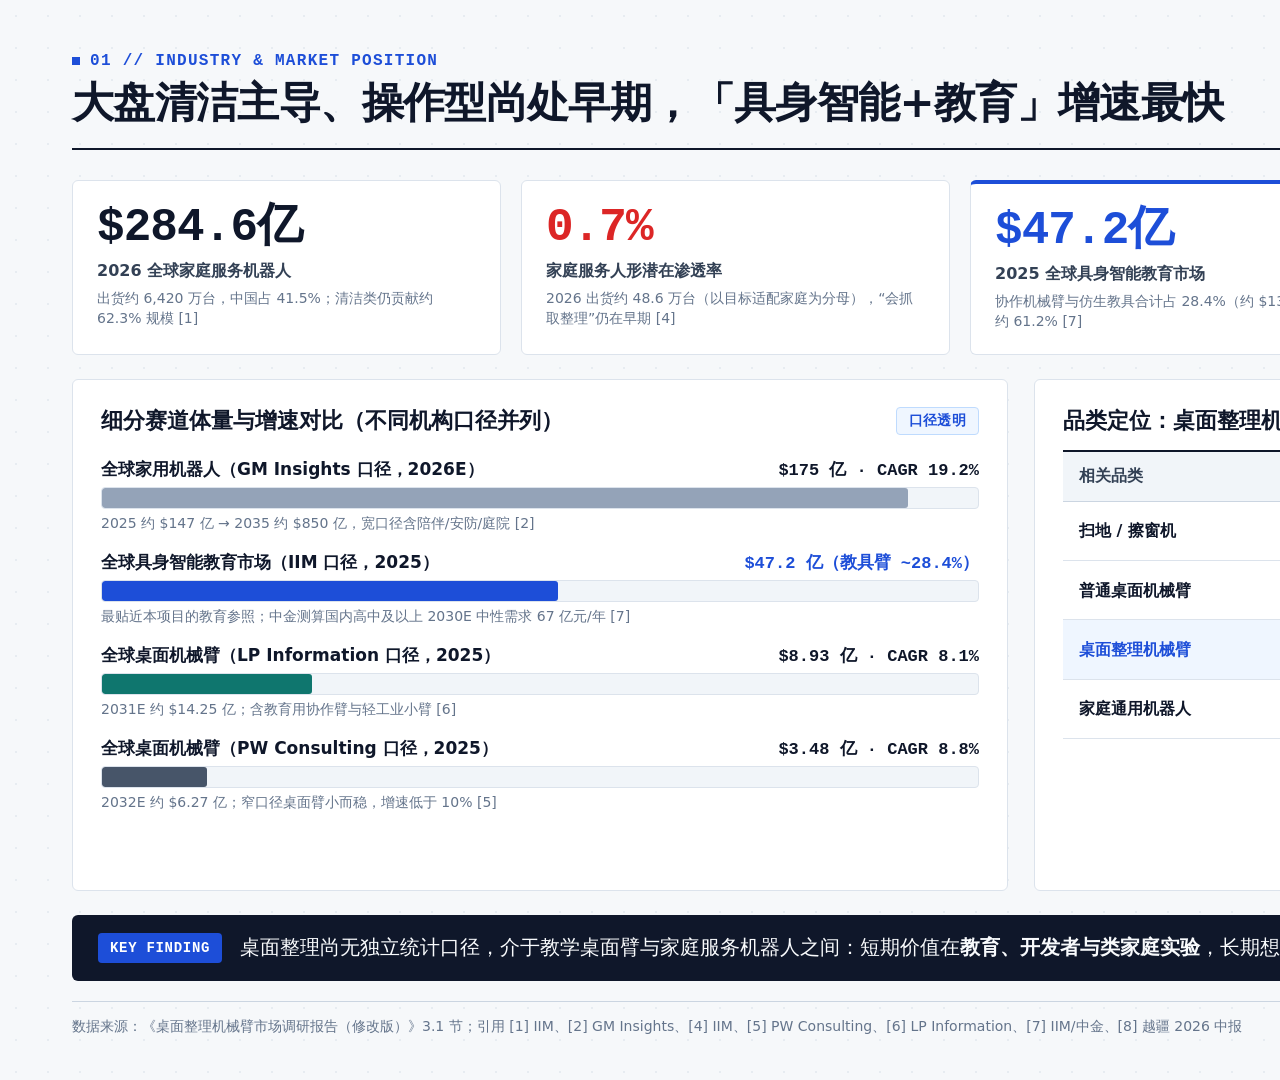
<file: docs/项目资料/答辩资料/中间文件/slide-02.html>
<!DOCTYPE html>
<html lang="zh-CN">
<head>
  <meta charset="UTF-8" />
  <title>Slide 02 · 行业背景与市场位置</title>
  <link rel="stylesheet" href="styles.css" />
  <style>
    .top-kpis {
      display: grid;
      grid-template-columns: repeat(4, 1fr);
      gap: 20px;
    }
    .kpi-card {
      background: var(--surface);
      border: 1px solid var(--border);
      border-radius: 6px;
      padding: 22px 24px;
    }
    .kpi-card.highlight {
      border-top: 4px solid var(--accent);
    }
    .mid-grid {
      display: grid;
      grid-template-columns: 1.15fr 1fr;
      gap: 26px;
      flex: 1;
      min-height: 0;
    }
    .bar-row {
      display: flex;
      flex-direction: column;
      gap: 6px;
      margin-bottom: 18px;
    }
    .bar-meta {
      display: flex;
      justify-content: space-between;
      font-size: 17px;
      font-weight: 600;
      color: var(--ink);
    }
    .bar-track {
      height: 22px;
      background: var(--surface-alt);
      border-radius: 4px;
      overflow: hidden;
      border: 1px solid var(--border);
    }
    .bar-fill {
      height: 100%;
      border-radius: 3px;
    }
    .bar-note {
      font-size: 14px;
      color: var(--ink-3);
    }
  </style>
</head>
<body>
  <div class="slide">
    <div class="slide-header">
      <div class="header-left">
        <div class="kicker"><span class="kicker-dot"></span>01 // INDUSTRY & MARKET POSITION</div>
        <h1 class="slide-title">大盘清洁主导、操作型尚处早期，「具身智能+教育」增速最快</h1>
      </div>
      <div class="header-right">桌面整理机械臂市场调研<br/>多口径并列 · 不强行加总</div>
    </div>

    <div class="slide-body">
      <div class="top-kpis">
        <div class="kpi-card">
          <div class="kpi-value">$284.6亿</div>
          <div class="kpi-label">2026 全球家庭服务机器人</div>
          <div class="kpi-sub">出货约 6,420 万台，中国占 41.5%；清洁类仍贡献约 62.3% 规模 [1]</div>
        </div>
        <div class="kpi-card">
          <div class="kpi-value red">0.7%</div>
          <div class="kpi-label">家庭服务人形潜在渗透率</div>
          <div class="kpi-sub">2026 出货约 48.6 万台（以目标适配家庭为分母），“会抓取整理”仍在早期 [4]</div>
        </div>
        <div class="kpi-card highlight">
          <div class="kpi-value blue">$47.2亿</div>
          <div class="kpi-label">2025 全球具身智能教育市场</div>
          <div class="kpi-sub">协作机械臂与仿生教具合计占 28.4%（约 $13.4 亿），CR5 约 61.2% [7]</div>
        </div>
        <div class="kpi-card highlight">
          <div class="kpi-value ok">&gt;20×</div>
          <div class="kpi-label">越疆具身智能业务同比增速</div>
          <div class="kpi-sub">2026H1 由 211 万增至 4,523 万元；同期四轴协作臂仅增 5.1% [8]</div>
        </div>
      </div>

      <div class="mid-grid">
        <div class="card">
          <div class="card-title">
            <span>细分赛道体量与增速对比（不同机构口径并列）</span>
            <span class="badge badge-blue">口径透明</span>
          </div>
          <div style="margin-top:8px;">
            <div class="bar-row">
              <div class="bar-meta">
                <span>全球家用机器人（GM Insights 口径，2026E）</span>
                <span class="mono">$175 亿 · CAGR 19.2%</span>
              </div>
              <div class="bar-track"><div class="bar-fill" style="width:92%; background:#94A3B8;"></div></div>
              <div class="bar-note">2025 约 $147 亿 → 2035 约 $850 亿，宽口径含陪伴/安防/庭院 [2]</div>
            </div>

            <div class="bar-row">
              <div class="bar-meta">
                <span>全球具身智能教育市场（IIM 口径，2025）</span>
                <span class="mono" style="color:var(--accent);">$47.2 亿（教具臂 ~28.4%）</span>
              </div>
              <div class="bar-track"><div class="bar-fill" style="width:52%; background:var(--accent);"></div></div>
              <div class="bar-note">最贴近本项目的教育参照；中金测算国内高中及以上 2030E 中性需求 67 亿元/年 [7]</div>
            </div>

            <div class="bar-row">
              <div class="bar-meta">
                <span>全球桌面机械臂（LP Information 口径，2025）</span>
                <span class="mono">$8.93 亿 · CAGR 8.1%</span>
              </div>
              <div class="bar-track"><div class="bar-fill" style="width:24%; background:#0F766E;"></div></div>
              <div class="bar-note">2031E 约 $14.25 亿；含教育用协作臂与轻工业小臂 [6]</div>
            </div>

            <div class="bar-row" style="margin-bottom:0;">
              <div class="bar-meta">
                <span>全球桌面机械臂（PW Consulting 口径，2025）</span>
                <span class="mono">$3.48 亿 · CAGR 8.8%</span>
              </div>
              <div class="bar-track"><div class="bar-fill" style="width:12%; background:#475569;"></div></div>
              <div class="bar-note">2032E 约 $6.27 亿；窄口径桌面臂小而稳，增速低于 10% [5]</div>
            </div>
          </div>
        </div>

        <div class="card">
          <div class="card-title">
            <span>品类定位：桌面整理机械臂处在什么位置？</span>
            <span class="badge badge-gray">四类边界</span>
          </div>
          <table class="data-table" style="font-size:16px;">
            <thead>
              <tr>
                <th style="width:28%;">相关品类</th>
                <th>特征与任务范围</th>
                <th style="width:22%;">与本项目关系</th>
              </tr>
            </thead>
            <tbody>
              <tr>
                <td><strong>扫地 / 擦窗机</strong></td>
                <td>会移动清洁地面，但不抓取、不处理桌面物品</td>
                <td><span class="badge badge-gray">不计入</span></td>
              </tr>
              <tr>
                <td><strong>普通桌面机械臂</strong></td>
                <td>6 轴通用硬件底座，未绑定具体生活任务</td>
                <td><span class="badge badge-gray">硬件底座</span></td>
              </tr>
              <tr class="highlight-row">
                <td style="color:var(--accent);"><strong>桌面整理机械臂</strong></td>
                <td>视觉识别 + 抓取 + 按类归位完整任务闭环</td>
                <td><span class="badge badge-blue">本项目对象</span></td>
              </tr>
              <tr>
                <td><strong>家庭通用机器人</strong></td>
                <td>移动双臂全能家务，桌面整理仅为其子能力</td>
                <td><span class="badge badge-amber">远期参照</span></td>
              </tr>
            </tbody>
          </table>
        </div>
      </div>

      <div class="conclusion-bar">
        <span class="tag">KEY FINDING</span>
        <span>桌面整理尚无独立统计口径，介于教学桌面臂与家庭服务机器人之间：短期价值在<strong>教育、开发者与类家庭实验</strong>，长期想象在家务机器人。</span>
      </div>
    </div>

    <div class="slide-footer">
      <div class="footer-source">数据来源：《桌面整理机械臂市场调研报告（修改版）》3.1 节；引用 [1] IIM、[2] GM Insights、[4] IIM、[5] PW Consulting、[6] LP Information、[7] IIM/中金、[8] 越疆 2026 中报</div>
      <div class="footer-page">02 / 13</div>
    </div>
  </div>
</body>
</html>
</file>
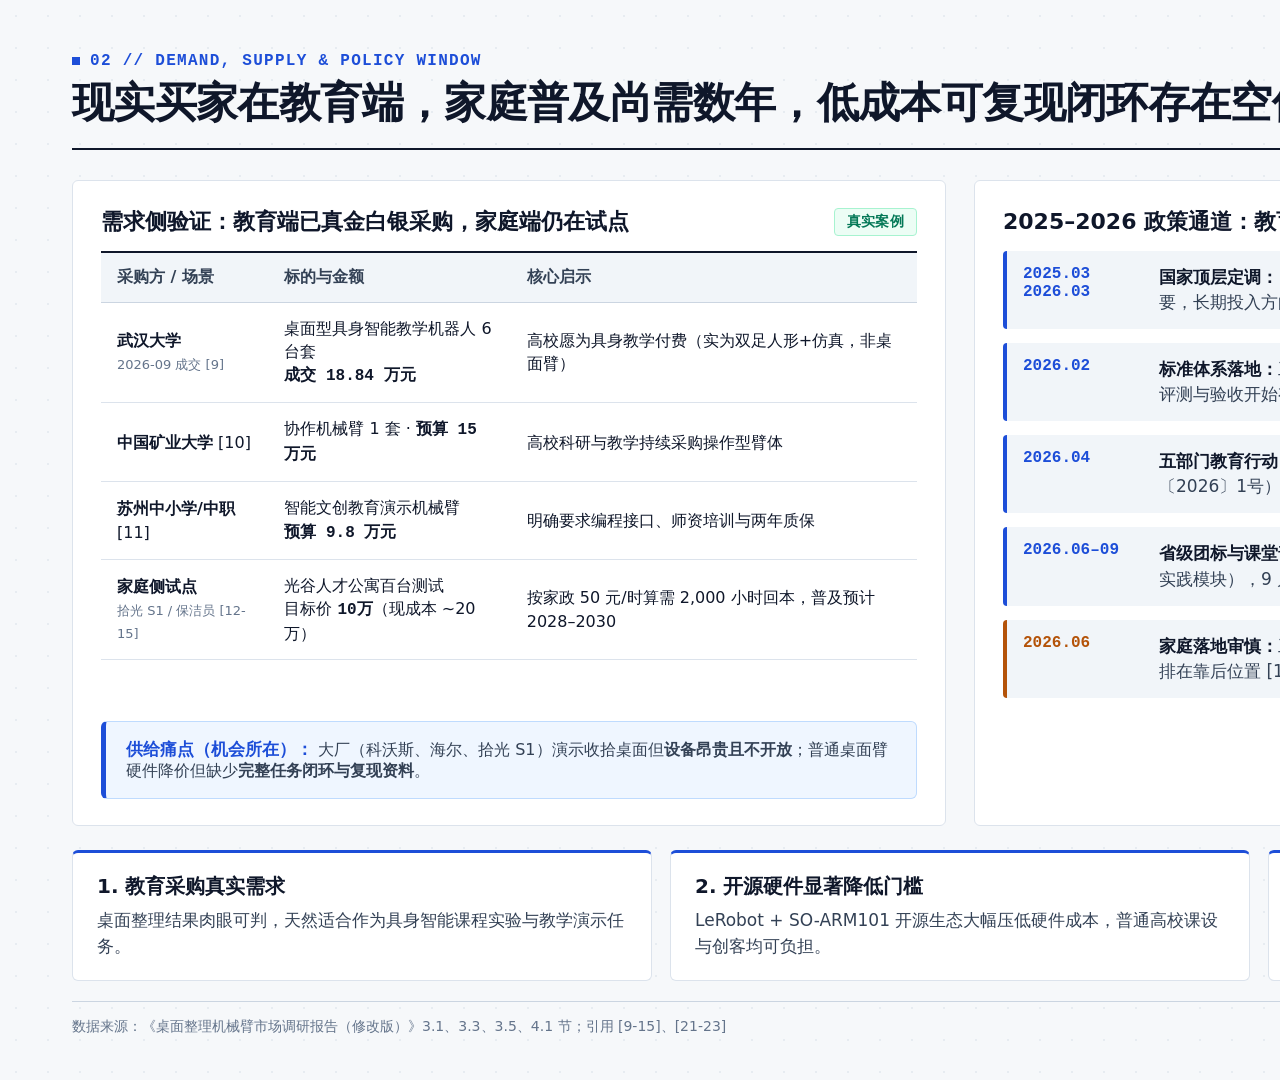
<file: docs/项目资料/答辩资料/中间文件/slide-03.html>
<!DOCTYPE html>
<html lang="zh-CN">
<head>
  <meta charset="UTF-8" />
  <title>Slide 03 · 需求验证与政策窗口</title>
  <link rel="stylesheet" href="styles.css" />
  <style>
    .timeline-policy {
      display: flex;
      flex-direction: column;
      gap: 14px;
    }
    .policy-item {
      display: grid;
      grid-template-columns: 120px 1fr;
      gap: 16px;
      padding: 14px 16px;
      background: var(--surface-alt);
      border-left: 4px solid var(--accent);
      border-radius: 4px;
      align-items: start;
    }
    .policy-item.caution {
      border-left-color: var(--amber);
    }
    .policy-date {
      font-family: var(--font-mono);
      font-size: 16px;
      font-weight: 700;
      color: var(--accent);
    }
    .policy-item.caution .policy-date {
      color: var(--amber);
    }
    .policy-text {
      font-size: 17px;
      line-height: 1.48;
      color: var(--ink-2);
    }
    .policy-text strong { color: var(--ink); }
    .opp-grid {
      display: grid;
      grid-template-columns: repeat(3, 1fr);
      gap: 18px;
    }
    .opp-box {
      background: var(--surface);
      border: 1px solid var(--border);
      border-top: 3px solid var(--accent);
      border-radius: 6px;
      padding: 20px 24px;
    }
    .opp-box h4 {
      font-size: 20px;
      color: var(--ink);
      margin-bottom: 8px;
    }
    .opp-box p {
      font-size: 17px;
      color: var(--ink-2);
      line-height: 1.52;
    }
  </style>
</head>
<body>
  <div class="slide">
    <div class="slide-header">
      <div class="header-left">
        <div class="kicker"><span class="kicker-dot"></span>02 // DEMAND, SUPPLY & POLICY WINDOW</div>
        <h1 class="slide-title">现实买家在教育端，家庭普及尚需数年，低成本可复现闭环存在空位</h1>
      </div>
      <div class="header-right">真实采购案例 · 政策时间线<br/>教育端优先于家庭端</div>
    </div>

    <div class="slide-body">
      <div class="grid-2" style="flex:1; min-height:0;">
        <!-- Left: Real Procurement & Demand Reality -->
        <div class="card" style="justify-content:space-between;">
          <div>
            <div class="card-title">
              <span>需求侧验证：教育端已真金白银采购，家庭端仍在试点</span>
              <span class="badge badge-ok">真实案例</span>
            </div>
            <table class="data-table" style="font-size:16px; margin-bottom:18px;">
              <thead>
                <tr>
                  <th>采购方 / 场景</th>
                  <th>标的与金额</th>
                  <th>核心启示</th>
                </tr>
              </thead>
              <tbody>
                <tr>
                  <td><strong>武汉大学</strong><br/><span style="font-size:13px;color:var(--ink-3);">2026-09 成交 [9]</span></td>
                  <td>桌面型具身智能教学机器人 6 台套<br/><strong class="mono">成交 18.84 万元</strong></td>
                  <td>高校愿为具身教学付费（实为双足人形+仿真，非桌面臂）</td>
                </tr>
                <tr>
                  <td><strong>中国矿业大学</strong> [10]</td>
                  <td>协作机械臂 1 套 · <strong class="mono">预算 15 万元</strong></td>
                  <td>高校科研与教学持续采购操作型臂体</td>
                </tr>
                <tr>
                  <td><strong>苏州中小学/中职</strong> [11]</td>
                  <td>智能文创教育演示机械臂<br/><strong class="mono">预算 9.8 万元</strong></td>
                  <td>明确要求编程接口、师资培训与两年质保</td>
                </tr>
                <tr>
                  <td><strong>家庭侧试点</strong><br/><span style="font-size:13px;color:var(--ink-3);">拾光 S1 / 保洁员 [12-15]</span></td>
                  <td>光谷人才公寓百台测试<br/>目标价 <strong class="mono">10万</strong>（现成本 ~20万）</td>
                  <td>按家政 50 元/时算需 2,000 小时回本，普及预计 2028–2030</td>
                </tr>
              </tbody>
            </table>
          </div>
          <div class="card-accent" style="padding:16px 20px;">
            <strong style="color:var(--accent); font-size:17px;">供给痛点（机会所在）：</strong>
            <span style="font-size:16px; color:var(--ink-2);">大厂（科沃斯、海尔、拾光 S1）演示收拾桌面但<strong>设备昂贵且不开放</strong>；普通桌面臂硬件降价但缺少<strong>完整任务闭环与复现资料</strong>。</span>
          </div>
        </div>

        <!-- Right: Policy Timeline -->
        <div class="card">
          <div class="card-title">
            <span>2025–2026 政策通道：教育侧全面打开，家庭侧谨慎靠后</span>
            <span class="badge badge-blue">政策利好</span>
          </div>
          <div class="timeline-policy">
            <div class="policy-item">
              <div class="policy-date">2025.03<br/>2026.03</div>
              <div class="policy-text"><strong>国家顶层定调：</strong>「具身智能」首次写入《政府工作报告》并纳入「十五五」规划纲要，长期投入方向明确 [21]。</div>
            </div>
            <div class="policy-item">
              <div class="policy-date">2026.02</div>
              <div class="policy-text"><strong>标准体系落地：</strong>工信部标委会发布《人形机器人与具身智能标准体系（2026版）》，评测与验收开始有据可依 [21]。</div>
            </div>
            <div class="policy-item">
              <div class="policy-date">2026.04</div>
              <div class="policy-text"><strong>五部门教育行动：</strong>教育部等五部门印发《“人工智能+教育”行动计划》（教科信〔2026〕1号），推动 AI 课程与实验基地建设 [22]。</div>
            </div>
            <div class="policy-item">
              <div class="policy-date">2026.06–09</div>
              <div class="policy-text"><strong>省级团标与课堂普及：</strong>江苏发布全国首个中小学 AI 实验室配置团标（含「具身智能」实践模块），9 月全省中小学全面开课 [23]。</div>
            </div>
            <div class="policy-item caution">
              <div class="policy-date">2026.06</div>
              <div class="policy-text"><strong>家庭落地审慎：</strong>工信部、国资委「实景实训」优先工厂、医院、便利店，家庭场景仍排在靠后位置 [15]。</div>
            </div>
          </div>
        </div>
      </div>

      <div class="opp-grid">
        <div class="opp-box">
          <h4>1. 教育采购真实需求</h4>
          <p>桌面整理结果肉眼可判，天然适合作为具身智能课程实验与教学演示任务。</p>
        </div>
        <div class="opp-box">
          <h4>2. 开源硬件显著降低门槛</h4>
          <p>LeRobot + SO-ARM101 开源生态大幅压低硬件成本，普通高校课设与创客均可负担。</p>
        </div>
        <div class="opp-box">
          <h4>3. 填补「可复现小闭环」空位</h4>
          <p>避开尚不成熟的通用家务难题，专注把规整桌面的「识别—抓取—归位」做稳做透。</p>
        </div>
      </div>
    </div>

    <div class="slide-footer">
      <div class="footer-source">数据来源：《桌面整理机械臂市场调研报告（修改版）》3.1、3.3、3.5、4.1 节；引用 [9-15]、[21-23]</div>
      <div class="footer-page">03 / 13</div>
    </div>
  </div>
</body>
</html>
</file>
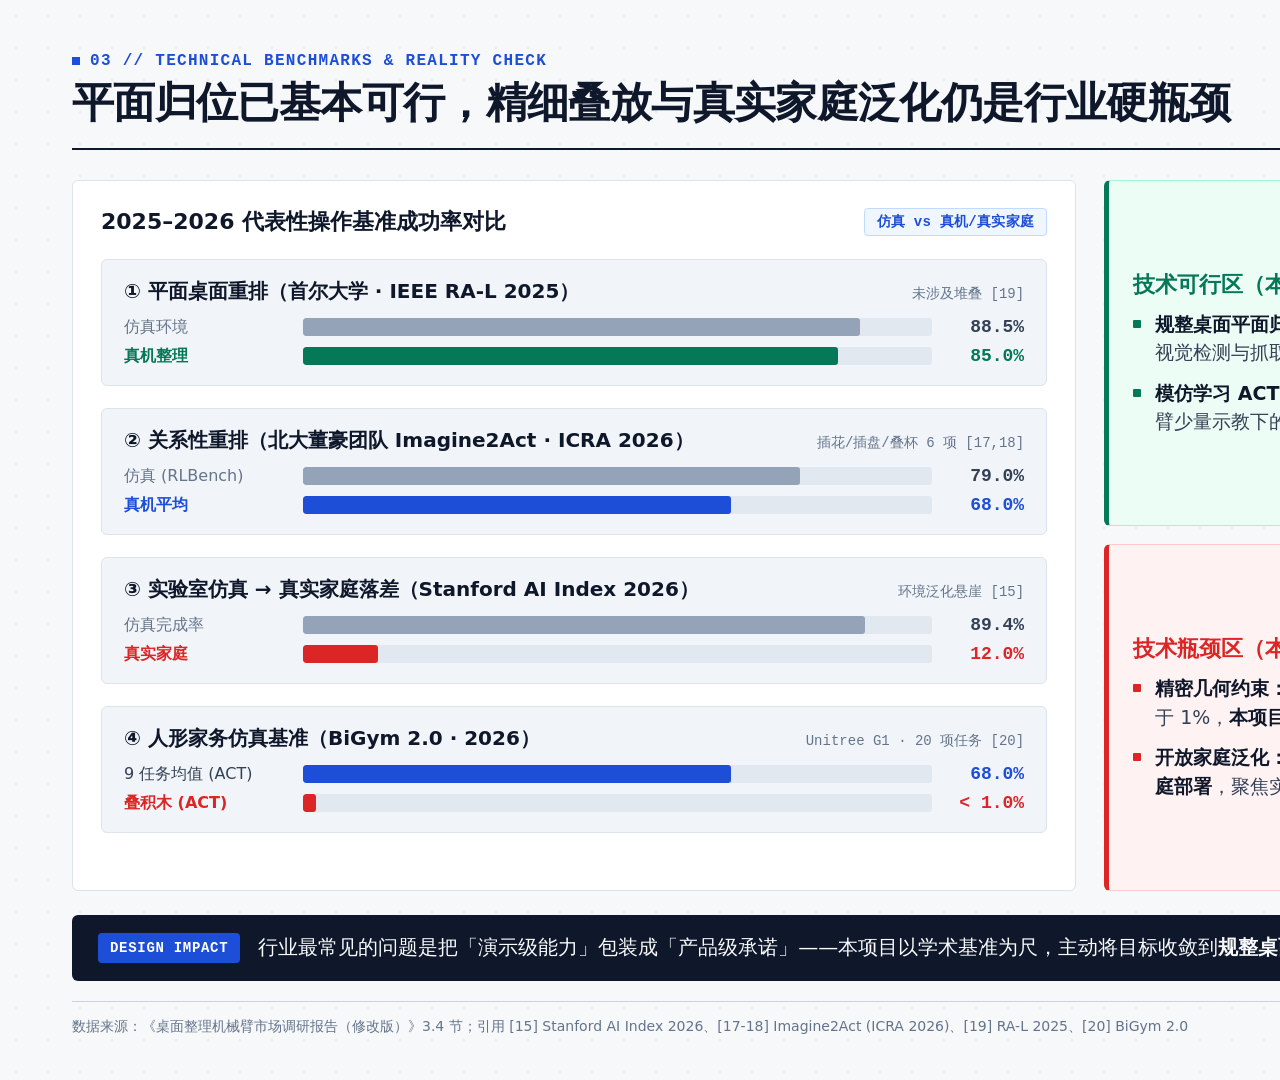
<file: docs/项目资料/答辩资料/中间文件/slide-04.html>
<!DOCTYPE html>
<html lang="zh-CN">
<head>
  <meta charset="UTF-8" />
  <title>Slide 04 · 技术现状与能力边界</title>
  <link rel="stylesheet" href="styles.css" />
  <style>
    .bench-list {
      display: flex;
      flex-direction: column;
      gap: 22px;
      margin-top: 8px;
    }
    .bench-item {
      background: var(--surface-alt);
      border: 1px solid var(--border);
      border-radius: 6px;
      padding: 18px 22px;
    }
    .bench-head {
      display: flex;
      justify-content: space-between;
      align-items: baseline;
      margin-bottom: 12px;
    }
    .bench-name {
      font-size: 20px;
      font-weight: 700;
      color: var(--ink);
    }
    .bench-meta {
      font-family: var(--font-mono);
      font-size: 14px;
      color: var(--ink-3);
    }
    .dual-bar {
      display: grid;
      grid-template-columns: 165px 1fr 78px;
      gap: 14px;
      align-items: center;
      margin-bottom: 8px;
      font-size: 16px;
    }
    .dual-bar:last-child { margin-bottom: 0; }
    .track {
      height: 18px;
      background: #E2E8F0;
      border-radius: 3px;
      overflow: hidden;
    }
    .fill { height: 100%; border-radius: 3px; }
    .val-num {
      font-family: var(--font-mono);
      font-weight: 700;
      font-size: 18px;
      text-align: right;
    }
    .insight-stack {
      display: flex;
      flex-direction: column;
      gap: 18px;
      height: 100%;
    }
    .boundary-box {
      flex: 1;
      border-radius: 6px;
      padding: 22px 24px;
      display: flex;
      flex-direction: column;
      justify-content: center;
    }
  </style>
</head>
<body>
  <div class="slide">
    <div class="slide-header">
      <div class="header-left">
        <div class="kicker"><span class="kicker-dot"></span>03 // TECHNICAL BENCHMARKS & REALITY CHECK</div>
        <h1 class="slide-title">平面归位已基本可行，精细叠放与真实家庭泛化仍是行业硬瓶颈</h1>
      </div>
      <div class="header-right">不夸大演示级能力<br/>用论文与基准数据界定任务边界</div>
    </div>

    <div class="slide-body">
      <div class="grid-60-40" style="flex:1; min-height:0;">
        <!-- Left: Benchmark Data Chart -->
        <div class="card">
          <div class="card-title">
            <span>2025–2026 代表性操作基准成功率对比</span>
            <span class="badge badge-blue">仿真 vs 真机/真实家庭</span>
          </div>

          <div class="bench-list">
            <div class="bench-item">
              <div class="bench-head">
                <span class="bench-name">① 平面桌面重排（首尔大学 · IEEE RA-L 2025）</span>
                <span class="bench-meta">未涉及堆叠 [19]</span>
              </div>
              <div class="dual-bar">
                <span style="color:var(--ink-3);">仿真环境</span>
                <div class="track"><div class="fill" style="width:88.5%; background:#94A3B8;"></div></div>
                <span class="val-num" style="color:var(--ink-2);">88.5%</span>
              </div>
              <div class="dual-bar">
                <span style="color:var(--ok); font-weight:700;">真机整理</span>
                <div class="track"><div class="fill" style="width:85%; background:var(--ok);"></div></div>
                <span class="val-num" style="color:var(--ok);">85.0%</span>
              </div>
            </div>

            <div class="bench-item">
              <div class="bench-head">
                <span class="bench-name">② 关系性重排（北大董豪团队 Imagine2Act · ICRA 2026）</span>
                <span class="bench-meta">插花/插盘/叠杯 6 项 [17,18]</span>
              </div>
              <div class="dual-bar">
                <span style="color:var(--ink-3);">仿真 (RLBench)</span>
                <div class="track"><div class="fill" style="width:79%; background:#94A3B8;"></div></div>
                <span class="val-num" style="color:var(--ink-2);">79.0%</span>
              </div>
              <div class="dual-bar">
                <span style="color:var(--accent); font-weight:700;">真机平均</span>
                <div class="track"><div class="fill" style="width:68%; background:var(--accent);"></div></div>
                <span class="val-num" style="color:var(--accent);">68.0%</span>
              </div>
            </div>

            <div class="bench-item">
              <div class="bench-head">
                <span class="bench-name">③ 实验室仿真 → 真实家庭落差（Stanford AI Index 2026）</span>
                <span class="bench-meta">环境泛化悬崖 [15]</span>
              </div>
              <div class="dual-bar">
                <span style="color:var(--ink-3);">仿真完成率</span>
                <div class="track"><div class="fill" style="width:89.4%; background:#94A3B8;"></div></div>
                <span class="val-num" style="color:var(--ink-2);">89.4%</span>
              </div>
              <div class="dual-bar">
                <span style="color:var(--signal); font-weight:700;">真实家庭</span>
                <div class="track"><div class="fill" style="width:12%; background:var(--signal);"></div></div>
                <span class="val-num" style="color:var(--signal);">12.0%</span>
              </div>
            </div>

            <div class="bench-item">
              <div class="bench-head">
                <span class="bench-name">④ 人形家务仿真基准（BiGym 2.0 · 2026）</span>
                <span class="bench-meta">Unitree G1 · 20 项任务 [20]</span>
              </div>
              <div class="dual-bar">
                <span style="color:var(--ink-2);">9 任务均值 (ACT)</span>
                <div class="track"><div class="fill" style="width:68%; background:var(--accent);"></div></div>
                <span class="val-num" style="color:var(--accent);">68.0%</span>
              </div>
              <div class="dual-bar">
                <span style="color:var(--signal); font-weight:700;">叠积木 (ACT)</span>
                <div class="track"><div class="fill" style="width:2%; background:var(--signal);"></div></div>
                <span class="val-num" style="color:var(--signal);">&lt; 1.0%</span>
              </div>
            </div>
          </div>
        </div>

        <!-- Right: Engineering Implications -->
        <div class="insight-stack">
          <div class="boundary-box" style="background:var(--ok-soft); border:1px solid var(--ok-border); border-left:5px solid var(--ok);">
            <div class="card-title" style="color:var(--ok); margin-bottom:10px;">
              <span>技术可行区（本项目核心范围）</span>
              <span class="badge badge-ok">FEASIBLE</span>
            </div>
            <ul class="clean-list ok-dots">
              <li><strong>规整桌面平面归位：</strong>首尔大学研究验证平面重排真机可达 85%，结构化场景下视觉检测与抓取稳定可控。</li>
              <li><strong>模仿学习 ACT 有效：</strong>BiGym 2.0 显示 ACT 在常规操作均值达 68%，适合单臂少量示教下的泛化抓取。</li>
            </ul>
          </div>

          <div class="boundary-box" style="background:var(--signal-soft); border:1px solid var(--signal-border); border-left:5px solid var(--signal);">
            <div class="card-title" style="color:var(--signal); margin-bottom:10px;">
              <span>技术瓶颈区（本项目边界控制）</span>
              <span class="badge badge-red">BOUNDARY</span>
            </div>
            <ul class="clean-list red-dots">
              <li><strong>精密几何约束：</strong>窄槽插盘、叠杯、叠积木等毫米级容差任务真机不到七成甚至低于 1%，<strong>本项目改用宽松目标区域归位</strong>。</li>
              <li><strong>开放家庭泛化：</strong>仿真到真实家庭成功率从 89.4% 骤降至 12%，<strong>不承诺通用家庭部署</strong>，聚焦实验室规整桌面闭环。</li>
            </ul>
          </div>
        </div>
      </div>

      <div class="conclusion-bar">
        <span class="tag">DESIGN IMPACT</span>
        <span>行业最常见的问题是把「演示级能力」包装成「产品级承诺」——本项目以学术基准为尺，主动将目标收敛到<strong>规整桌面 · 宽松归位 · 可复现闭环</strong>。</span>
      </div>
    </div>

    <div class="slide-footer">
      <div class="footer-source">数据来源：《桌面整理机械臂市场调研报告（修改版）》3.4 节；引用 [15] Stanford AI Index 2026、[17-18] Imagine2Act (ICRA 2026)、[19] RA-L 2025、[20] BiGym 2.0</div>
      <div class="footer-page">04 / 13</div>
    </div>
  </div>
</body>
</html>
</file>
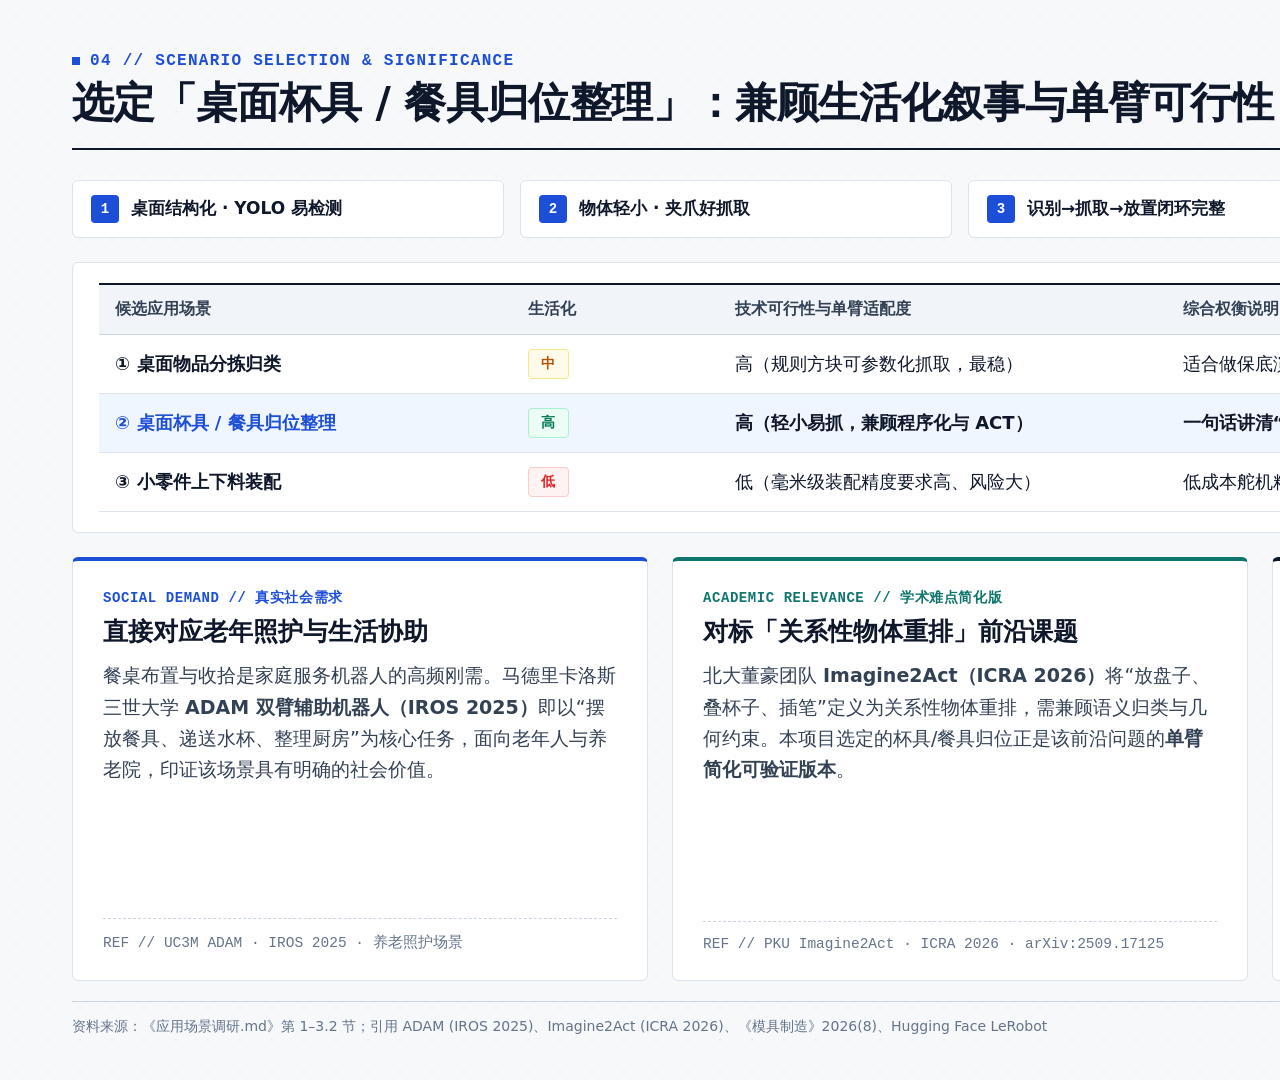
<file: docs/项目资料/答辩资料/中间文件/slide-05.html>
<!DOCTYPE html>
<html lang="zh-CN">
<head>
  <meta charset="UTF-8" />
  <title>Slide 05 · 应用场景选型与对比</title>
  <link rel="stylesheet" href="styles.css" />
  <style>
    .criteria-bar {
      display: grid;
      grid-template-columns: repeat(4, 1fr);
      gap: 16px;
    }
    .crit-pill {
      background: var(--surface);
      border: 1px solid var(--border);
      border-radius: 6px;
      padding: 14px 18px;
      display: flex;
      align-items: center;
      gap: 12px;
      font-size: 17px;
      font-weight: 600;
      color: var(--ink);
    }
    .crit-num {
      width: 28px;
      height: 28px;
      border-radius: 4px;
      background: var(--accent);
      color: #fff;
      font-family: var(--font-mono);
      font-size: 14px;
      display: flex;
      align-items: center;
      justify-content: center;
      flex-shrink: 0;
    }
    .pillar-card {
      background: var(--surface);
      border: 1px solid var(--border);
      border-top: 4px solid var(--ink);
      border-radius: 6px;
      padding: 28px 30px;
      display: flex;
      flex-direction: column;
      justify-content: space-between;
      gap: 16px;
    }
    .pillar-card.blue { border-top-color: var(--accent); }
    .pillar-card.teal { border-top-color: var(--teal); }
    .pillar-tag {
      font-family: var(--font-mono);
      font-size: 14px;
      font-weight: 700;
      color: var(--accent);
      letter-spacing: 0.04em;
      text-transform: uppercase;
    }
    .pillar-card.teal .pillar-tag { color: var(--teal); }
    .pillar-card h3 {
      font-size: 25px;
      font-weight: 700;
      color: var(--ink);
      margin-top: 8px;
      margin-bottom: 12px;
    }
    .pillar-card p {
      font-size: 19px;
      line-height: 1.65;
      color: var(--ink-2);
    }
    .pillar-foot {
      padding-top: 14px;
      border-top: 1px dashed var(--border-strong);
      font-family: var(--font-mono);
      font-size: 14.5px;
      color: var(--ink-3);
    }
  </style>
</head>
<body>
  <div class="slide">
    <div class="slide-header">
      <div class="header-left">
        <div class="kicker"><span class="kicker-dot"></span>04 // SCENARIO SELECTION & SIGNIFICANCE</div>
        <h1 class="slide-title">选定「桌面杯具 / 餐具归位整理」：兼顾生活化叙事与单臂可行性</h1>
      </div>
      <div class="header-right">三候选场景横向筛选<br/>社会需求 · 学术难点 · 生态成熟</div>
    </div>

    <div class="slide-body">
      <div class="criteria-bar">
        <div class="crit-pill"><span class="crit-num">1</span>桌面结构化 · YOLO 易检测</div>
        <div class="crit-pill"><span class="crit-num">2</span>物体轻小 · 夹爪好抓取</div>
        <div class="crit-pill"><span class="crit-num">3</span>识别→抓取→放置闭环完整</div>
        <div class="crit-pill"><span class="crit-num">4</span>单臂可完成 · 便于示教采集</div>
      </div>

      <div class="card" style="padding:20px 26px;">
        <table class="data-table" style="font-size:18px;">
          <thead>
            <tr>
              <th style="width:24%;">候选应用场景</th>
              <th style="width:12%;">生活化</th>
              <th style="width:26%;">技术可行性与单臂适配度</th>
              <th style="width:26%;">综合权衡说明</th>
              <th style="width:12%;">筛选结论</th>
            </tr>
          </thead>
          <tbody>
            <tr>
              <td><strong>① 桌面物品分拣归类</strong></td>
              <td><span class="badge badge-amber">中</span></td>
              <td>高（规则方块可参数化抓取，最稳）</td>
              <td>适合做保底演示，但生活化故事偏弱</td>
              <td><span class="badge badge-gray">备选</span></td>
            </tr>
            <tr class="highlight-row">
              <td style="color:var(--accent);"><strong>② 桌面杯具 / 餐具归位整理</strong></td>
              <td><span class="badge badge-ok">高</span></td>
              <td>高（轻小易抓，兼顾程序化与 ACT）</td>
              <td>一句话讲清“干什么、对谁有用”，技术可落地</td>
              <td><span class="badge badge-blue">选定主场景</span></td>
            </tr>
            <tr>
              <td><strong>③ 小零件上下料装配</strong></td>
              <td><span class="badge badge-red">低</span></td>
              <td>低（毫米级装配精度要求高、风险大）</td>
              <td>低成本舵机精度受限，极易卡死失败</td>
              <td><span class="badge badge-red">不采用</span></td>
            </tr>
          </tbody>
        </table>
      </div>

      <div class="grid-3" style="flex:1;">
        <div class="pillar-card blue">
          <div>
            <div class="pillar-tag">SOCIAL DEMAND // 真实社会需求</div>
            <h3>直接对应老年照护与生活协助</h3>
            <p>餐桌布置与收拾是家庭服务机器人的高频刚需。马德里卡洛斯三世大学 <strong>ADAM 双臂辅助机器人（IROS 2025）</strong>即以“摆放餐具、递送水杯、整理厨房”为核心任务，面向老年人与养老院，印证该场景具有明确的社会价值。</p>
          </div>
          <div class="pillar-foot">REF // UC3M ADAM · IROS 2025 · 养老照护场景</div>
        </div>

        <div class="pillar-card teal">
          <div>
            <div class="pillar-tag">ACADEMIC RELEVANCE // 学术难点简化版</div>
            <h3>对标「关系性物体重排」前沿课题</h3>
            <p>北大董豪团队 <strong>Imagine2Act（ICRA 2026）</strong>将“放盘子、叠杯子、插笔”定义为关系性物体重排，需兼顾语义归类与几何约束。本项目选定的杯具/餐具归位正是该前沿问题的<strong>单臂简化可验证版本</strong>。</p>
          </div>
          <div class="pillar-foot">REF // PKU Imagine2Act · ICRA 2026 · arXiv:2509.17125</div>
        </div>

        <div class="pillar-card">
          <div>
            <div class="pillar-tag" style="color:var(--ink-2);">OPEN-SOURCE FIT // 开源生态对口</div>
            <h3>SO-ARM101 + LeRobot 路线成熟</h3>
            <p>SO-ARM100/101 是 LeRobot 生态主流低成本平台，已有 ACT 视觉自主抓取搬运及 Hugging Face 桌面多方块分拣等开源参考，资料充分、可复现性强，适合课程周期内跑通完整闭环。</p>
          </div>
          <div class="pillar-foot">REF // Hugging Face LeRobot · SO-ARM100/101 生态</div>
        </div>
      </div>
    </div>

    <div class="slide-footer">
      <div class="footer-source">资料来源：《应用场景调研.md》第 1–3.2 节；引用 ADAM (IROS 2025)、Imagine2Act (ICRA 2026)、《模具制造》2026(8)、Hugging Face LeRobot</div>
      <div class="footer-page">05 / 13</div>
    </div>
  </div>
</body>
</html>
</file>
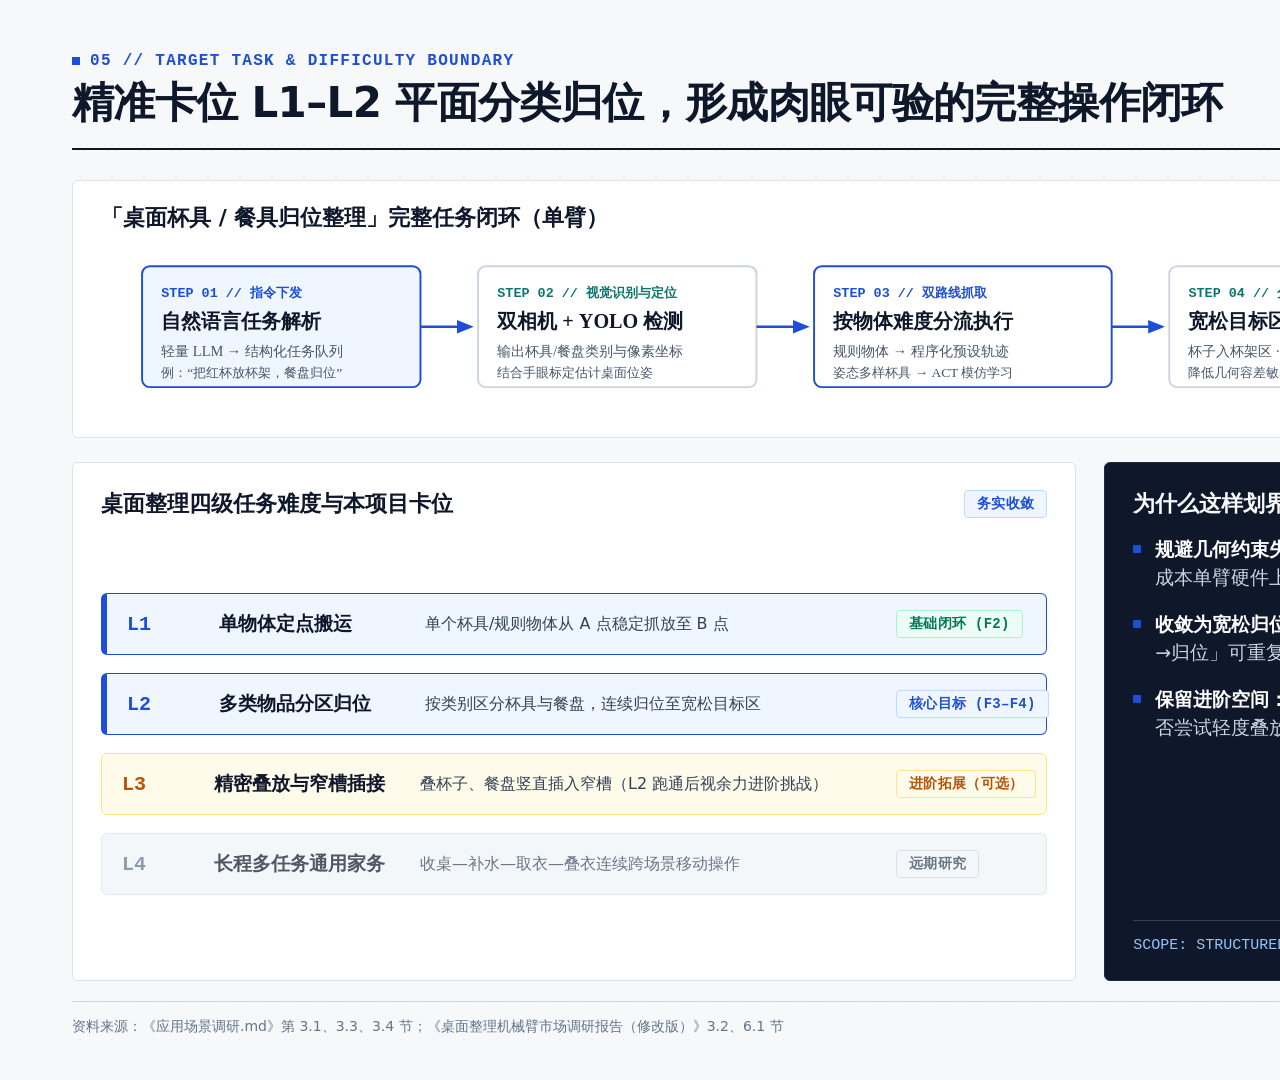
<file: docs/项目资料/答辩资料/中间文件/slide-06.html>
<!DOCTYPE html>
<html lang="zh-CN">
<head>
  <meta charset="UTF-8" />
  <title>Slide 06 · 选定场景与任务闭环</title>
  <link rel="stylesheet" href="styles.css" />
  <style>
    .ladder-row {
      display: grid;
      grid-template-columns: 76px 190px 1fr 130px;
      gap: 16px;
      align-items: center;
      padding: 16px 20px;
      border-radius: 6px;
      border: 1px solid var(--border);
      background: var(--surface);
    }
    .ladder-row.active {
      background: var(--accent-soft);
      border-color: var(--accent);
      border-left: 6px solid var(--accent);
    }
    .ladder-row.out {
      opacity: 0.72;
      background: var(--surface-alt);
    }
    .lvl-tag {
      font-family: var(--font-mono);
      font-size: 20px;
      font-weight: 800;
      color: var(--ink-3);
    }
    .ladder-row.active .lvl-tag { color: var(--accent); }
    .lvl-title { font-size: 19px; font-weight: 700; color: var(--ink); }
    .lvl-desc { font-size: 16px; color: var(--ink-2); }
  </style>
</head>
<body>
  <div class="slide">
    <div class="slide-header">
      <div class="header-left">
        <div class="kicker"><span class="kicker-dot"></span>05 // TARGET TASK & DIFFICULTY BOUNDARY</div>
        <h1 class="slide-title">精准卡位 L1–L2 平面分类归位，形成肉眼可验的完整操作闭环</h1>
      </div>
      <div class="header-right">任务闭环定义 · 四级难度定位<br/>先做稳宽松归位，不承诺窄槽插接</div>
    </div>

    <div class="slide-body">
      <!-- Top: Closed-loop SVG Flow -->
      <div class="card" style="padding:22px 28px;">
        <div class="card-title" style="margin-bottom:14px;">
          <span>「桌面杯具 / 餐具归位整理」完整任务闭环（单臂）</span>
          <span class="badge badge-blue">验收标准：目标物体全部归位且无倾倒掉落</span>
        </div>
        <svg viewBox="0 0 1720 175" width="100%" height="168" xmlns="http://www.w3.org/2000/svg">
          <defs>
            <marker id="arr" viewBox="0 0 10 10" refX="8" refY="5" markerWidth="7" markerHeight="7" orient="auto">
              <path d="M 0 1 L 10 5 L 0 9 z" fill="#1D4ED8"/>
            </marker>
          </defs>
          <!-- Step 1 -->
          <rect x="8" y="20" width="290" height="126" rx="8" fill="#EFF6FF" stroke="#1D4ED8" stroke-width="2"/>
          <text x="28" y="52" fill="#1D4ED8" font-family="Consolas, monospace" font-size="14" font-weight="700">STEP 01 // 指令下发</text>
          <text x="28" y="84" fill="#0F172A" font-family="PingFang SC, Microsoft YaHei" font-size="21" font-weight="700">自然语言任务解析</text>
          <text x="28" y="114" fill="#475569" font-family="PingFang SC, Microsoft YaHei" font-size="15">轻量 LLM → 结构化任务队列</text>
          <text x="28" y="135" fill="#475569" font-family="PingFang SC, Microsoft YaHei" font-size="14">例：“把红杯放杯架，餐盘归位”</text>

          <line x1="298" y1="83" x2="350" y2="83" stroke="#1D4ED8" stroke-width="2.5" marker-end="url(#arr)"/>

          <!-- Step 2 -->
          <rect x="358" y="20" width="290" height="126" rx="8" fill="#FFFFFF" stroke="#CBD5E1" stroke-width="2"/>
          <text x="378" y="52" fill="#0F766E" font-family="Consolas, monospace" font-size="14" font-weight="700">STEP 02 // 视觉识别与定位</text>
          <text x="378" y="84" fill="#0F172A" font-family="PingFang SC, Microsoft YaHei" font-size="21" font-weight="700">双相机 + YOLO 检测</text>
          <text x="378" y="114" fill="#475569" font-family="PingFang SC, Microsoft YaHei" font-size="15">输出杯具/餐盘类别与像素坐标</text>
          <text x="378" y="135" fill="#475569" font-family="PingFang SC, Microsoft YaHei" font-size="14">结合手眼标定估计桌面位姿</text>

          <line x1="648" y1="83" x2="700" y2="83" stroke="#1D4ED8" stroke-width="2.5" marker-end="url(#arr)"/>

          <!-- Step 3 -->
          <rect x="708" y="20" width="310" height="126" rx="8" fill="#FFFFFF" stroke="#1D4ED8" stroke-width="2"/>
          <text x="728" y="52" fill="#1D4ED8" font-family="Consolas, monospace" font-size="14" font-weight="700">STEP 03 // 双路线抓取</text>
          <text x="728" y="84" fill="#0F172A" font-family="PingFang SC, Microsoft YaHei" font-size="21" font-weight="700">按物体难度分流执行</text>
          <text x="728" y="114" fill="#475569" font-family="PingFang SC, Microsoft YaHei" font-size="15">规则物体 → 程序化预设轨迹</text>
          <text x="728" y="135" fill="#475569" font-family="PingFang SC, Microsoft YaHei" font-size="14">姿态多样杯具 → ACT 模仿学习</text>

          <line x1="1018" y1="83" x2="1070" y2="83" stroke="#1D4ED8" stroke-width="2.5" marker-end="url(#arr)"/>

          <!-- Step 4 -->
          <rect x="1078" y="20" width="290" height="126" rx="8" fill="#FFFFFF" stroke="#CBD5E1" stroke-width="2"/>
          <text x="1098" y="52" fill="#0F766E" font-family="Consolas, monospace" font-size="14" font-weight="700">STEP 04 // 分区放置归位</text>
          <text x="1098" y="84" fill="#0F172A" font-family="PingFang SC, Microsoft YaHei" font-size="21" font-weight="700">宽松目标区域摆放</text>
          <text x="1098" y="114" fill="#475569" font-family="PingFang SC, Microsoft YaHei" font-size="15">杯子入杯架区 · 餐盘入归位区</text>
          <text x="1098" y="135" fill="#475569" font-family="PingFang SC, Microsoft YaHei" font-size="14">降低几何容差敏感度</text>

          <line x1="1368" y1="83" x2="1420" y2="83" stroke="#1D4ED8" stroke-width="2.5" marker-end="url(#arr)"/>

          <!-- Step 5 -->
          <rect x="1428" y="20" width="284" height="126" rx="8" fill="#ECFDF5" stroke="#047857" stroke-width="2"/>
          <text x="1448" y="52" fill="#047857" font-family="Consolas, monospace" font-size="14" font-weight="700">STEP 05 // 闭环验收</text>
          <text x="1448" y="84" fill="#0F172A" font-family="PingFang SC, Microsoft YaHei" font-size="21" font-weight="700">桌面整洁 · 肉眼可判</text>
          <text x="1448" y="114" fill="#047857" font-family="PingFang SC, Microsoft YaHei" font-size="15">全部入区、无倾倒与掉落</text>
          <text x="1448" y="135" fill="#475569" font-family="PingFang SC, Microsoft YaHei" font-size="14">支持多物体连续顺序整理</text>
        </svg>
      </div>

      <!-- Bottom: 4-Level Difficulty Ladder -->
      <div class="grid-60-40" style="flex:1; min-height:0;">
        <div class="card" style="gap:16px;">
          <div class="card-title" style="margin-bottom:0;">
            <span>桌面整理四级任务难度与本项目卡位</span>
            <span class="badge badge-blue">务实收敛</span>
          </div>
          <div style="flex:1; display:flex; flex-direction:column; justify-content:center; gap:18px; padding:10px 0;">
            <div class="ladder-row active">
              <div class="lvl-tag">L1</div>
              <div class="lvl-title">单物体定点搬运</div>
              <div class="lvl-desc">单个杯具/规则物体从 A 点稳定抓放至 B 点</div>
              <div><span class="badge badge-ok">基础闭环 (F2)</span></div>
            </div>
            <div class="ladder-row active">
              <div class="lvl-tag">L2</div>
              <div class="lvl-title">多类物品分区归位</div>
              <div class="lvl-desc">按类别区分杯具与餐盘，连续归位至宽松目标区</div>
              <div><span class="badge badge-blue">核心目标 (F3–F4)</span></div>
            </div>
            <div class="ladder-row" style="background:var(--amber-soft); border-color:var(--amber-border);">
              <div class="lvl-tag" style="color:var(--amber);">L3</div>
              <div class="lvl-title">精密叠放与窄槽插接</div>
              <div class="lvl-desc">叠杯子、餐盘竖直插入窄槽（L2 跑通后视余力进阶挑战）</div>
              <div><span class="badge badge-amber">进阶拓展（可选）</span></div>
            </div>
            <div class="ladder-row out">
              <div class="lvl-tag">L4</div>
              <div class="lvl-title">长程多任务通用家务</div>
              <div class="lvl-desc">收桌—补水—取衣—叠衣连续跨场景移动操作</div>
              <div><span class="badge badge-gray">远期研究</span></div>
            </div>
          </div>
        </div>

        <div class="card-dark" style="justify-content:space-between;">
          <div>
            <div class="card-title">
              <span>为什么这样划界？</span>
            </div>
            <ul class="clean-list" style="margin-top:16px; gap:18px;">
              <li style="color:#CBD5E1;"><strong style="color:#fff;">规避几何约束失效：</strong>调研显示窄槽插盘与叠杯在顶会真机中平均仅 68%，在低成本单臂硬件上强攻 L3 失败率过高。</li>
              <li style="color:#CBD5E1;"><strong style="color:#fff;">收敛为宽松归位区：</strong>先将杯架与餐盘区设计为宽松目标区域，保证「识别→抓取→归位」可重复、高成功率跑通。</li>
              <li style="color:#CBD5E1;"><strong style="color:#fff;">保留进阶空间：</strong>如 L1–L2 提前跑通且余量充足，再视舵机重复定位精度决定是否尝试轻度叠放。</li>
            </ul>
          </div>
          <div style="border-top:1px solid #334155; padding-top:16px; font-family:var(--font-mono); font-size:15px; color:#93C5FD;">
            SCOPE: STRUCTURED DESKTOP · SINGLE ARM · L1–L2 CLOSED LOOP
          </div>
        </div>
      </div>
    </div>

    <div class="slide-footer">
      <div class="footer-source">资料来源：《应用场景调研.md》第 3.1、3.3、3.4 节；《桌面整理机械臂市场调研报告（修改版）》3.2、6.1 节</div>
      <div class="footer-page">06 / 13</div>
    </div>
  </div>
</body>
</html>
</file>
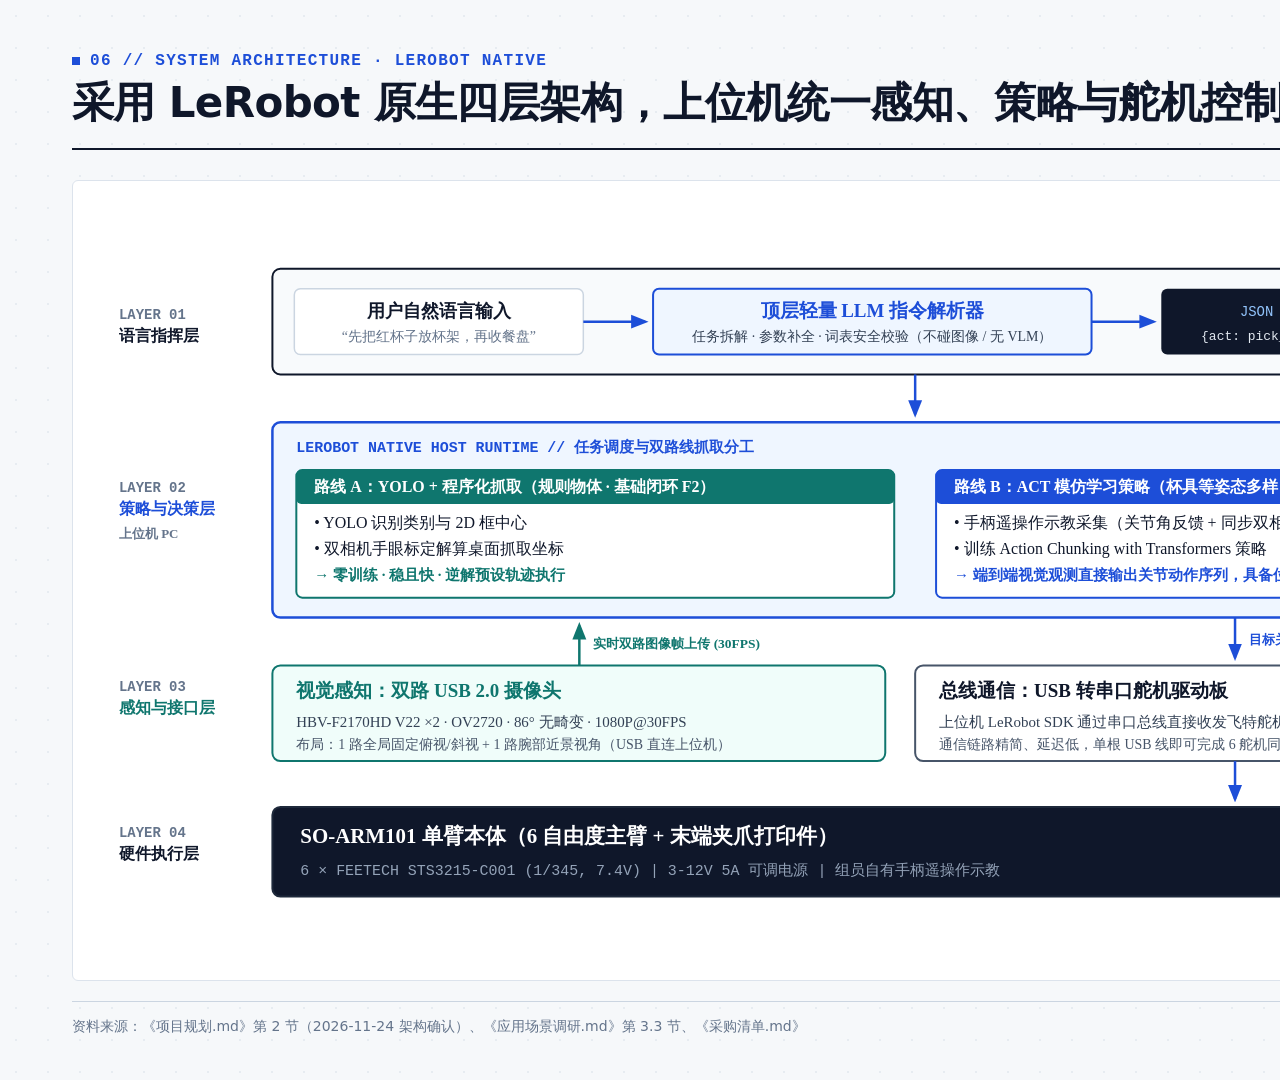
<file: docs/项目资料/答辩资料/中间文件/slide-07.html>
<!DOCTYPE html>
<html lang="zh-CN">
<head>
  <meta charset="UTF-8" />
  <title>Slide 07 · 系统总体架构</title>
  <link rel="stylesheet" href="styles.css" />
</head>
<body>
  <div class="slide">
    <div class="slide-header">
      <div class="header-left">
        <div class="kicker"><span class="kicker-dot"></span>06 // SYSTEM ARCHITECTURE · LEROBOT NATIVE</div>
        <h1 class="slide-title">采用 LeRobot 原生四层架构，上位机统一感知、策略与舵机控制</h1>
      </div>
      <div class="header-right">LeRobot 原生架构<br/>USB 直连驱动板与双路相机</div>
    </div>

    <div class="slide-body">
      <div class="card" style="flex:1; padding:24px 30px; justify-content:center;">
        <svg viewBox="0 0 1720 670" width="100%" height="100%" xmlns="http://www.w3.org/2000/svg">
          <defs>
            <marker id="arrowDown" viewBox="0 0 10 10" refX="8" refY="5" markerWidth="7" markerHeight="7" orient="auto">
              <path d="M 0 1 L 10 5 L 0 9 z" fill="#1D4ED8"/>
            </marker>
            <marker id="arrowTeal" viewBox="0 0 10 10" refX="8" refY="5" markerWidth="7" markerHeight="7" orient="auto">
              <path d="M 0 1 L 10 5 L 0 9 z" fill="#0F766E"/>
            </marker>
            <marker id="arrowRed" viewBox="0 0 10 10" refX="8" refY="5" markerWidth="7" markerHeight="7" orient="auto">
              <path d="M 0 1 L 10 5 L 0 9 z" fill="#DC2626"/>
            </marker>
          </defs>

          <!-- Left Layer Index Column -->
          <g font-family="Consolas, monospace" font-size="14" font-weight="700" fill="#64748B">
            <text x="16" y="72">LAYER 01</text>
            <text x="16" y="94" font-family="PingFang SC, Microsoft YaHei" font-size="16" fill="#0F172A">语言指挥层</text>

            <text x="16" y="246">LAYER 02</text>
            <text x="16" y="268" font-family="PingFang SC, Microsoft YaHei" font-size="16" fill="#1D4ED8">策略与决策层</text>
            <text x="16" y="292" font-family="PingFang SC, Microsoft YaHei" font-size="13" fill="#64748B">上位机 PC</text>

            <text x="16" y="446">LAYER 03</text>
            <text x="16" y="468" font-family="PingFang SC, Microsoft YaHei" font-size="16" fill="#0F766E">感知与接口层</text>

            <text x="16" y="592">LAYER 04</text>
            <text x="16" y="614" font-family="PingFang SC, Microsoft YaHei" font-size="16" fill="#0F172A">硬件执行层</text>
          </g>

          <!-- LAYER 1: LLM Command Layer -->
          <rect x="170" y="22" width="1290" height="106" rx="8" fill="#F8FAFC" stroke="#0F172A" stroke-width="2"/>
          <rect x="192" y="42" width="290" height="66" rx="6" fill="#FFFFFF" stroke="#CBD5E1" stroke-width="1.5"/>
          <text x="337" y="70" text-anchor="middle" fill="#0F172A" font-family="PingFang SC, Microsoft YaHei" font-size="18" font-weight="700">用户自然语言输入</text>
          <text x="337" y="94" text-anchor="middle" fill="#64748B" font-family="PingFang SC, Microsoft YaHei" font-size="14">“先把红杯子放杯架，再收餐盘”</text>

          <line x1="482" y1="75" x2="544" y2="75" stroke="#1D4ED8" stroke-width="2.5" marker-end="url(#arrowDown)"/>

          <rect x="552" y="42" width="440" height="66" rx="6" fill="#EFF6FF" stroke="#1D4ED8" stroke-width="2"/>
          <text x="772" y="70" text-anchor="middle" fill="#1D4ED8" font-family="PingFang SC, Microsoft YaHei" font-size="19" font-weight="700">顶层轻量 LLM 指令解析器</text>
          <text x="772" y="94" text-anchor="middle" fill="#334155" font-family="PingFang SC, Microsoft YaHei" font-size="14">任务拆解 · 参数补全 · 词表安全校验（不碰图像 / 无 VLM）</text>

          <line x1="992" y1="75" x2="1054" y2="75" stroke="#1D4ED8" stroke-width="2.5" marker-end="url(#arrowDown)"/>

          <rect x="1062" y="42" width="376" height="66" rx="6" fill="#0F172A"/>
          <text x="1250" y="69" text-anchor="middle" fill="#93C5FD" font-family="Consolas, monospace" font-size="14">JSON STRUCTURED TASK QUEUE</text>
          <text x="1250" y="93" text-anchor="middle" fill="#E2E8F0" font-family="Consolas, monospace" font-size="13">{act: pick_place, obj: cup, dst: rack}</text>

          <!-- Down arrows L1 -> L2 -->
          <line x1="815" y1="128" x2="815" y2="168" stroke="#1D4ED8" stroke-width="2.5" marker-end="url(#arrowDown)"/>

          <!-- LAYER 2: Dual-Route Policy & LeRobot Host -->
          <rect x="170" y="176" width="1290" height="196" rx="8" fill="#EFF6FF" stroke="#1D4ED8" stroke-width="2.5"/>
          <text x="194" y="206" fill="#1D4ED8" font-family="Consolas, monospace" font-size="15" font-weight="700">LEROBOT NATIVE HOST RUNTIME // 任务调度与双路线抓取分工</text>

          <!-- Route A -->
          <rect x="194" y="224" width="600" height="128" rx="6" fill="#FFFFFF" stroke="#0F766E" stroke-width="2"/>
          <rect x="194" y="224" width="600" height="34" rx="5" fill="#0F766E"/>
          <text x="212" y="246" fill="#FFFFFF" font-family="PingFang SC, Microsoft YaHei" font-size="16" font-weight="700">路线 A：YOLO + 程序化抓取（规则物体 · 基础闭环 F2）</text>
          <text x="212" y="282" fill="#0F172A" font-family="PingFang SC, Microsoft YaHei" font-size="16">• YOLO 识别类别与 2D 框中心</text>
          <text x="212" y="308" fill="#0F172A" font-family="PingFang SC, Microsoft YaHei" font-size="16">• 双相机手眼标定解算桌面抓取坐标</text>
          <text x="212" y="334" fill="#0F766E" font-family="PingFang SC, Microsoft YaHei" font-size="15" font-weight="700">→ 零训练 · 稳且快 · 逆解预设轨迹执行</text>

          <!-- Route B -->
          <rect x="836" y="224" width="600" height="128" rx="6" fill="#FFFFFF" stroke="#1D4ED8" stroke-width="2"/>
          <rect x="836" y="224" width="600" height="34" rx="5" fill="#1D4ED8"/>
          <text x="854" y="246" fill="#FFFFFF" font-family="PingFang SC, Microsoft YaHei" font-size="16" font-weight="700">路线 B：ACT 模仿学习策略（杯具等姿态多样 · 泛化核心 F3）</text>
          <text x="854" y="282" fill="#0F172A" font-family="PingFang SC, Microsoft YaHei" font-size="16">• 手柄遥操作示教采集（关节角反馈 + 同步双相机帧，50–100 条）</text>
          <text x="854" y="308" fill="#0F172A" font-family="PingFang SC, Microsoft YaHei" font-size="16">• 训练 Action Chunking with Transformers 策略</text>
          <text x="854" y="334" fill="#1D4ED8" font-family="PingFang SC, Microsoft YaHei" font-size="15" font-weight="700">→ 端到端视觉观测直接输出关节动作序列，具备位姿泛化</text>

          <!-- Upward Arrow: L3 Vision -> L2 (Feeds both Route A & Route B) -->
          <line x1="478" y1="420" x2="478" y2="380" stroke="#0F766E" stroke-width="2.5" marker-end="url(#arrowTeal)"/>
          <text x="492" y="403" fill="#0F766E" font-family="PingFang SC, Microsoft YaHei" font-size="13.5" font-weight="700">实时双路图像帧上传 (30FPS)</text>

          <!-- Downward Arrow: L2 -> L3 Servo Bus -->
          <line x1="1136" y1="372" x2="1136" y2="412" stroke="#1D4ED8" stroke-width="2.5" marker-end="url(#arrowDown)"/>
          <text x="1150" y="399" fill="#1D4ED8" font-family="PingFang SC, Microsoft YaHei" font-size="13.5" font-weight="700">目标关节角控制指令下发</text>

          <!-- LAYER 3: Sensing & Bus Interface -->
          <rect x="170" y="420" width="615" height="96" rx="8" fill="#F0FDFA" stroke="#0F766E" stroke-width="2"/>
          <text x="194" y="452" fill="#0F766E" font-family="PingFang SC, Microsoft YaHei" font-size="19" font-weight="700">视觉感知：双路 USB 2.0 摄像头</text>
          <text x="194" y="482" fill="#334155" font-family="PingFang SC, Microsoft YaHei" font-size="15">HBV-F2170HD V22 ×2 · OV2720 · 86° 无畸变 · 1080P@30FPS</text>
          <text x="194" y="504" fill="#475569" font-family="PingFang SC, Microsoft YaHei" font-size="14">布局：1 路全局固定俯视/斜视 + 1 路腕部近景视角（USB 直连上位机）</text>

          <rect x="815" y="420" width="645" height="96" rx="8" fill="#FFFFFF" stroke="#475569" stroke-width="2"/>
          <text x="839" y="452" fill="#0F172A" font-family="PingFang SC, Microsoft YaHei" font-size="19" font-weight="700">总线通信：USB 转串口舵机驱动板</text>
          <text x="839" y="482" fill="#334155" font-family="PingFang SC, Microsoft YaHei" font-size="15">上位机 LeRobot SDK 通过串口总线直接收发飞特舵机位置指令与状态反馈</text>
          <text x="839" y="504" fill="#475569" font-family="PingFang SC, Microsoft YaHei" font-size="14">通信链路精简、延迟低，单根 USB 线即可完成 6 舵机同步读写</text>

          <!-- Arrows L3 -> L4 -->
          <line x1="1136" y1="516" x2="1136" y2="554" stroke="#1D4ED8" stroke-width="2.5" marker-end="url(#arrowDown)"/>

          <!-- LAYER 4: Physical Hardware -->
          <rect x="170" y="562" width="1290" height="90" rx="8" fill="#0F172A" stroke="#1E293B" stroke-width="2"/>
          <text x="198" y="598" fill="#FFFFFF" font-family="PingFang SC, Microsoft YaHei" font-size="21" font-weight="700">SO-ARM101 单臂本体（6 自由度主臂 + 末端夹爪打印件）</text>
          <text x="198" y="630" fill="#94A3B8" font-family="Consolas, monospace" font-size="15">6 × FEETECH STS3215-C001 (1/345, 7.4V)  |  3-12V 5A 可调电源  |  组员自有手柄遥操作示教</text>

          <!-- Right Feedback Loop (Red Observation Return) -->
          <path d="M 1460 607 L 1560 607 L 1560 274 L 1468 274" fill="none" stroke="#DC2626" stroke-width="3" stroke-dasharray="8,5" marker-end="url(#arrowRed)"/>
          <rect x="1488" y="382" width="218" height="118" rx="6" fill="#FEF2F2" stroke="#DC2626" stroke-width="2"/>
          <text x="1597" y="410" text-anchor="middle" fill="#DC2626" font-family="Consolas, monospace" font-size="14" font-weight="700">REAL-TIME FEEDBACK</text>
          <text x="1597" y="438" text-anchor="middle" fill="#0F172A" font-family="PingFang SC, Microsoft YaHei" font-size="16" font-weight="700">状态观测闭环</text>
          <text x="1597" y="464" text-anchor="middle" fill="#475569" font-family="PingFang SC, Microsoft YaHei" font-size="14">• 舵机 6 维关节角实时回传</text>
          <text x="1597" y="486" text-anchor="middle" fill="#475569" font-family="PingFang SC, Microsoft YaHei" font-size="14">• 双路 30FPS 图像同步帧</text>
        </svg>
      </div>
    </div>

    <div class="slide-footer">
      <div class="footer-source">资料来源：《项目规划.md》第 2 节（2026-11-24 架构确认）、《应用场景调研.md》第 3.3 节、《采购清单.md》</div>
      <div class="footer-page">07 / 13</div>
    </div>
  </div>
</body>
</html>
</file>
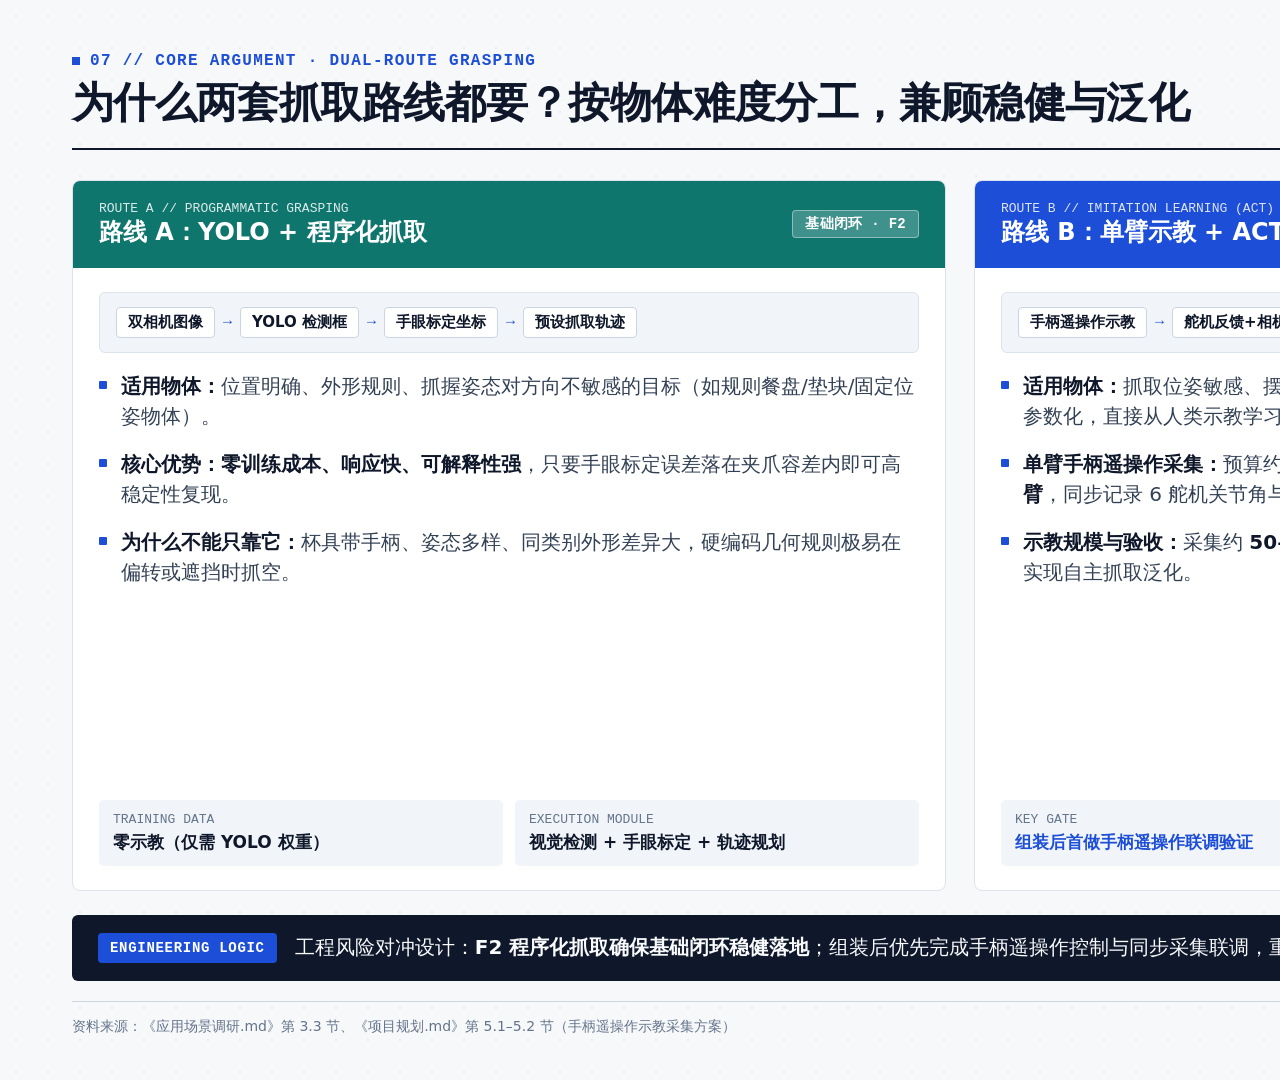
<file: docs/项目资料/答辩资料/中间文件/slide-08.html>
<!DOCTYPE html>
<html lang="zh-CN">
<head>
  <meta charset="UTF-8" />
  <title>Slide 08 · 双路线抓取分工</title>
  <link rel="stylesheet" href="styles.css" />
  <style>
    .route-card {
      background: var(--surface);
      border: 1px solid var(--border);
      border-radius: 8px;
      overflow: hidden;
      display: flex;
      flex-direction: column;
    }
    .route-head {
      padding: 20px 26px;
      color: #fff;
      display: flex;
      justify-content: space-between;
      align-items: center;
    }
    .route-head.teal { background: var(--teal); }
    .route-head.blue { background: var(--accent); }
    .route-head h2 { font-size: 24px; font-weight: 700; }
    .route-body {
      padding: 24px 26px;
      display: flex;
      flex-direction: column;
      gap: 18px;
      flex: 1;
    }
    .flow-chips {
      display: flex;
      align-items: center;
      gap: 8px;
      flex-wrap: wrap;
      background: var(--surface-alt);
      padding: 14px 16px;
      border-radius: 6px;
      border: 1px solid var(--border);
      font-size: 15px;
      font-weight: 600;
      color: var(--ink);
    }
    .chip {
      background: #fff;
      border: 1px solid var(--border-strong);
      padding: 5px 11px;
      border-radius: 4px;
    }
    .chip-arr { color: var(--accent); font-family: var(--font-mono); font-weight: 800; }
    .meta-kv {
      display: grid;
      grid-template-columns: 1fr 1fr;
      gap: 12px;
      margin-top: auto;
    }
    .kv-box {
      background: var(--surface-alt);
      border-radius: 5px;
      padding: 12px 14px;
    }
    .kv-box .k { font-size: 13px; color: var(--ink-3); font-family: var(--font-mono); }
    .kv-box .v { font-size: 17px; font-weight: 700; color: var(--ink); margin-top: 4px; }
  </style>
</head>
<body>
  <div class="slide">
    <div class="slide-header">
      <div class="header-left">
        <div class="kicker"><span class="kicker-dot"></span>07 // CORE ARGUMENT · DUAL-ROUTE GRASPING</div>
        <h1 class="slide-title">为什么两套抓取路线都要？按物体难度分工，兼顾稳健与泛化</h1>
      </div>
      <div class="header-right">不是技术堆砌 · 各取所长<br/>基础闭环 (F2) + 泛化核心 (F3)</div>
    </div>

    <div class="slide-body">
      <div class="grid-2" style="flex:1; min-height:0;">
        <!-- Route A -->
        <div class="route-card">
          <div class="route-head teal">
            <div>
              <div class="mono" style="font-size:13px; opacity:0.85;">ROUTE A // PROGRAMMATIC GRASPING</div>
              <h2>路线 A：YOLO + 程序化抓取</h2>
            </div>
            <span class="badge" style="background:rgba(255,255,255,0.2); color:#fff; border:1px solid rgba(255,255,255,0.4);">基础闭环 · F2</span>
          </div>
          <div class="route-body">
            <div class="flow-chips">
              <span class="chip">双相机图像</span><span class="chip-arr">→</span>
              <span class="chip">YOLO 检测框</span><span class="chip-arr">→</span>
              <span class="chip">手眼标定坐标</span><span class="chip-arr">→</span>
              <span class="chip">预设抓取轨迹</span>
            </div>
            <ul class="clean-list" style="gap:18px;">
              <li style="font-size:20px;"><strong>适用物体：</strong>位置明确、外形规则、抓握姿态对方向不敏感的目标（如规则餐盘/垫块/固定位姿物体）。</li>
              <li style="font-size:20px;"><strong>核心优势：</strong><strong>零训练成本、响应快、可解释性强</strong>，只要手眼标定误差落在夹爪容差内即可高稳定性复现。</li>
              <li style="font-size:20px;"><strong>为什么不能只靠它：</strong>杯具带手柄、姿态多样、同类别外形差异大，硬编码几何规则极易在偏转或遮挡时抓空。</li>
            </ul>
            <div class="meta-kv">
              <div class="kv-box">
                <div class="k">TRAINING DATA</div>
                <div class="v">零示教（仅需 YOLO 权重）</div>
              </div>
              <div class="kv-box">
                <div class="k">EXECUTION MODULE</div>
                <div class="v">视觉检测 + 手眼标定 + 轨迹规划</div>
              </div>
            </div>
          </div>
        </div>

        <!-- Route B -->
        <div class="route-card">
          <div class="route-head blue">
            <div>
              <div class="mono" style="font-size:13px; opacity:0.85;">ROUTE B // IMITATION LEARNING (ACT)</div>
              <h2>路线 B：单臂示教 + ACT 模仿学习</h2>
            </div>
            <span class="badge" style="background:rgba(255,255,255,0.2); color:#fff; border:1px solid rgba(255,255,255,0.4);">泛化核心 · F3</span>
          </div>
          <div class="route-body">
            <div class="flow-chips">
              <span class="chip">手柄遥操作示教</span><span class="chip-arr">→</span>
              <span class="chip">舵机反馈+相机帧</span><span class="chip-arr">→</span>
              <span class="chip">ACT 策略训练</span><span class="chip-arr">→</span>
              <span class="chip">端到端泛化抓取</span>
            </div>
            <ul class="clean-list" style="gap:18px;">
              <li style="font-size:20px;"><strong>适用物体：</strong>抓取位姿敏感、摆放角度多变的杯具等生活化物体——难以通过固定几何规则参数化，直接从人类示教学习动作序列。</li>
              <li style="font-size:20px;"><strong>单臂手柄遥操作采集：</strong>预算约束下不采购主从双臂，使用<strong>组员自有手柄遥操作控制机械臂</strong>，同步记录 6 舵机关节角与双相机图像。</li>
              <li style="font-size:20px;"><strong>示教规模与验收：</strong>采集约 <strong>50–100 条</strong>高质量示教；验收标准为对<strong>未示教过的杯子摆放位置</strong>实现自主抓取泛化。</li>
            </ul>
            <div class="meta-kv">
              <div class="kv-box">
                <div class="k">KEY GATE</div>
                <div class="v" style="color:var(--accent);">组装后首做手柄遥操作联调验证</div>
              </div>
              <div class="kv-box">
                <div class="k">EXECUTION MODULE</div>
                <div class="v">LeRobot 采集 + ACT 训练部署</div>
              </div>
            </div>
          </div>
        </div>
      </div>

      <div class="conclusion-bar">
        <span class="tag">ENGINEERING LOGIC</span>
        <span>工程风险对冲设计：<strong>F2 程序化抓取确保基础闭环稳健落地</strong>；组装后优先完成手柄遥操作控制与同步采集联调，重点推进 <strong>F3 ACT 模仿学习泛化</strong>。</span>
      </div>
    </div>

    <div class="slide-footer">
      <div class="footer-source">资料来源：《应用场景调研.md》第 3.3 节、《项目规划.md》第 5.1–5.2 节（手柄遥操作示教采集方案）</div>
      <div class="footer-page">08 / 13</div>
    </div>
  </div>
</body>
</html>
</file>
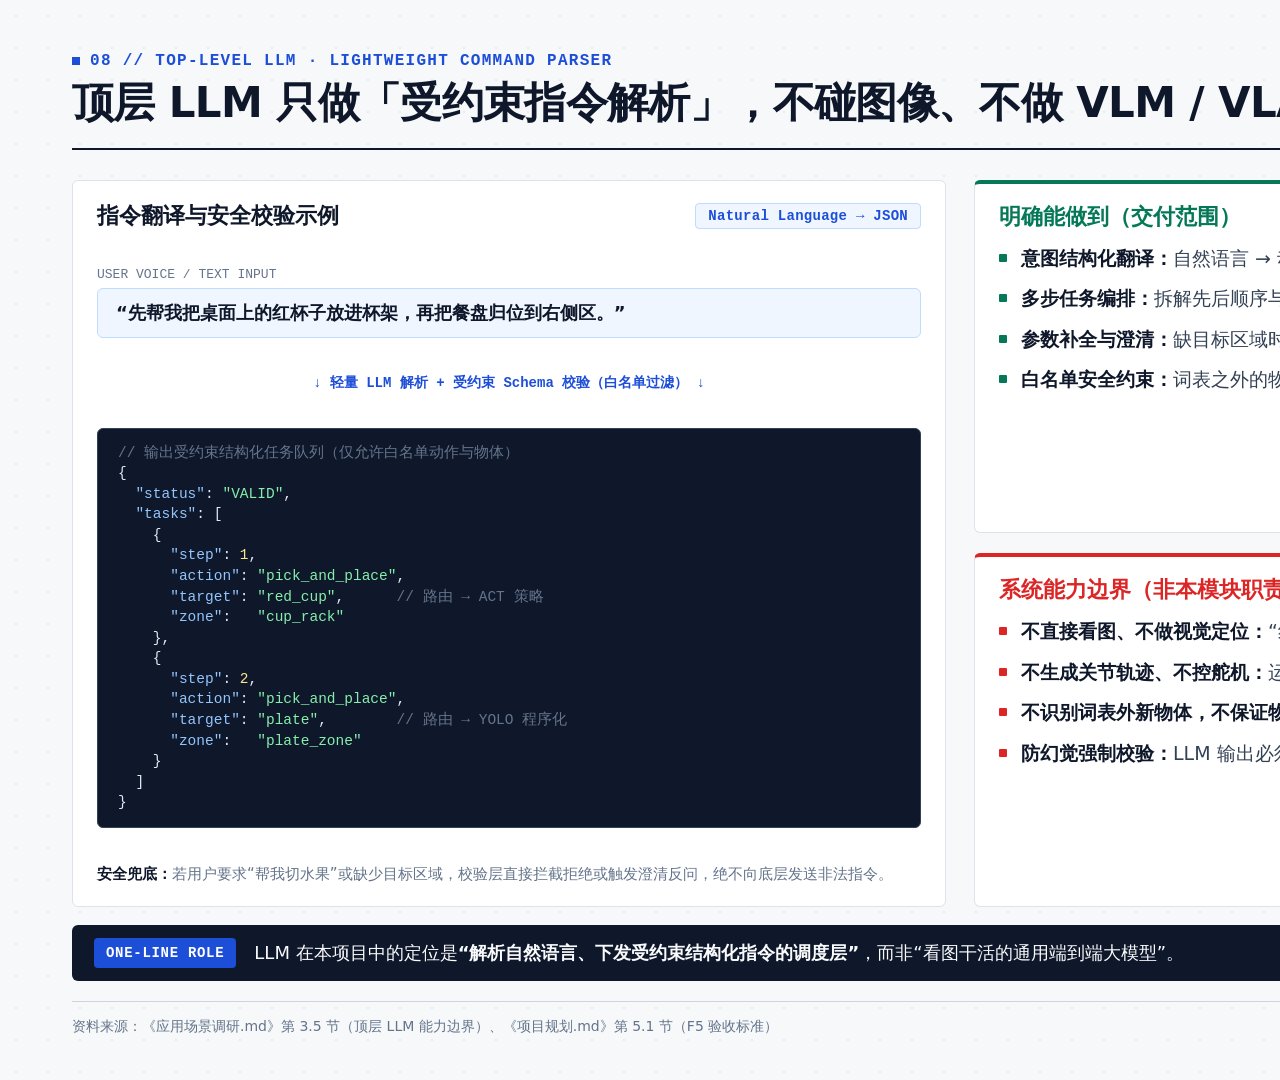
<file: docs/项目资料/答辩资料/中间文件/slide-09.html>
<!DOCTYPE html>
<html lang="zh-CN">
<head>
  <meta charset="UTF-8" />
  <title>Slide 09 · 顶层 LLM 轻量指令解析边界</title>
  <link rel="stylesheet" href="styles.css" />
  <style>
    .code-box {
      background: var(--surface-dark);
      color: #E2E8F0;
      font-family: var(--font-mono);
      font-size: 14.5px;
      line-height: 1.42;
      padding: 14px 20px;
      border-radius: 6px;
      border: 1px solid #334155;
      white-space: pre;
    }
    .code-key { color: #93C5FD; }
    .code-str { color: #86EFAC; }
    .code-num { color: #FDE68A; }
    .code-cmt { color: #64748B; }
    .prompt-bubble {
      background: var(--accent-soft);
      border: 1px solid var(--accent-border);
      border-radius: 6px;
      padding: 12px 18px;
      font-size: 18px;
      font-weight: 600;
      color: var(--ink);
    }
    .check-card {
      background: var(--surface);
      border: 1px solid var(--border);
      border-radius: 6px;
      padding: 18px 24px;
      display: flex;
      flex-direction: column;
      gap: 10px;
    }
    .check-card.ok { border-top: 4px solid var(--ok); }
    .check-card.no { border-top: 4px solid var(--signal); }
    .slide-09-bar {
      padding: 13px 22px;
      font-size: 18px;
    }
  </style>
</head>
<body>
  <div class="slide">
    <div class="slide-header">
      <div class="header-left">
        <div class="kicker"><span class="kicker-dot"></span>08 // TOP-LEVEL LLM · LIGHTWEIGHT COMMAND PARSER</div>
        <h1 class="slide-title">顶层 LLM 只做「受约束指令解析」，不碰图像、不做 VLM / VLA</h1>
      </div>
      <div class="header-right">验收锚点 F5<br/>1–2 周可出稳定 Demo，严控幻觉风险</div>
    </div>

    <div class="slide-body" style="gap:18px;">
      <div class="grid-2" style="flex:1; min-height:0;">
        <!-- Left: Concrete Translation Pipeline -->
        <div class="card" style="justify-content:space-between; gap:10px; padding:20px 24px;">
          <div class="card-title" style="margin-bottom:0;">
            <span>指令翻译与安全校验示例</span>
            <span class="badge badge-blue">Natural Language → JSON</span>
          </div>

          <div>
            <div class="mono" style="font-size:13px; color:var(--ink-3); margin-bottom:6px;">USER VOICE / TEXT INPUT</div>
            <div class="prompt-bubble">“先帮我把桌面上的红杯子放进杯架，再把餐盘归位到右侧区。”</div>
          </div>

          <div style="text-align:center; font-family:var(--font-mono); font-size:14px; color:var(--accent); font-weight:700;">
            ↓ 轻量 LLM 解析 + 受约束 Schema 校验（白名单过滤） ↓
          </div>

          <div class="code-box"><span class="code-cmt">// 输出受约束结构化任务队列（仅允许白名单动作与物体）</span>
{
  <span class="code-key">"status"</span>: <span class="code-str">"VALID"</span>,
  <span class="code-key">"tasks"</span>: [
    {
      <span class="code-key">"step"</span>: <span class="code-num">1</span>,
      <span class="code-key">"action"</span>: <span class="code-str">"pick_and_place"</span>,
      <span class="code-key">"target"</span>: <span class="code-str">"red_cup"</span>,      <span class="code-cmt">// 路由 → ACT 策略</span>
      <span class="code-key">"zone"</span>:   <span class="code-str">"cup_rack"</span>
    },
    {
      <span class="code-key">"step"</span>: <span class="code-num">2</span>,
      <span class="code-key">"action"</span>: <span class="code-str">"pick_and_place"</span>,
      <span class="code-key">"target"</span>: <span class="code-str">"plate"</span>,        <span class="code-cmt">// 路由 → YOLO 程序化</span>
      <span class="code-key">"zone"</span>:   <span class="code-str">"plate_zone"</span>
    }
  ]
}</div>

          <div style="font-size:15px; color:var(--ink-3); line-height:1.45;">
            <strong style="color:var(--ink);">安全兜底：</strong>若用户要求“帮我切水果”或缺少目标区域，校验层直接拦截拒绝或触发澄清反问，绝不向底层发送非法指令。
          </div>
        </div>

        <!-- Right: Can Do vs Cannot Do -->
        <div style="display:flex; flex-direction:column; gap:20px; height:100%;">
          <div class="check-card ok" style="flex:1;">
            <div class="card-title" style="color:var(--ok); margin-bottom:2px;">
              <span>明确能做到（交付范围）</span>
              <span class="badge badge-ok">IN SCOPE</span>
            </div>
            <ul class="clean-list ok-dots">
              <li><strong>意图结构化翻译：</strong>自然语言 → 动作、目标类别、终点区域标准 JSON。</li>
              <li><strong>多步任务编排：</strong>拆解先后顺序与重复次数（先收杯子，再放餐盘）。</li>
              <li><strong>参数补全与澄清：</strong>缺目标区域时主动反问，补全默认速度等安全参数。</li>
              <li><strong>白名单安全约束：</strong>词表之外的物体或危险动作一律直接拒绝。</li>
            </ul>
          </div>

          <div class="check-card no" style="flex:1;">
            <div class="card-title" style="color:var(--signal); margin-bottom:2px;">
              <span>系统能力边界（非本模块职责）</span>
              <span class="badge badge-red">OUT OF SCOPE</span>
            </div>
            <ul class="clean-list red-dots">
              <li><strong>不直接看图、不做视觉定位：</strong>“红杯子在哪”由 YOLO + 双相机负责，不涉及 VLM。</li>
              <li><strong>不生成关节轨迹、不控舵机：</strong>运动控制完全交由底层程序化轨迹或 ACT 执行。</li>
              <li><strong>不识别词表外新物体，不保证物理成败：</strong>物理抓取成功率取决于检测、标定与示教质量。</li>
              <li><strong>防幻觉强制校验：</strong>LLM 输出必须过结构化校验器，禁止直连执行层。</li>
            </ul>
          </div>
        </div>
      </div>

      <div class="conclusion-bar slide-09-bar">
        <span class="tag">ONE-LINE ROLE</span>
        <span>LLM 在本项目中的定位是<strong>“解析自然语言、下发受约束结构化指令的调度层”</strong>，而非“看图干活的通用端到端大模型”。</span>
      </div>
    </div>

    <div class="slide-footer">
      <div class="footer-source">资料来源：《应用场景调研.md》第 3.5 节（顶层 LLM 能力边界）、《项目规划.md》第 5.1 节（F5 验收标准）</div>
      <div class="footer-page">09 / 13</div>
    </div>
  </div>
</body>
</html>
</file>
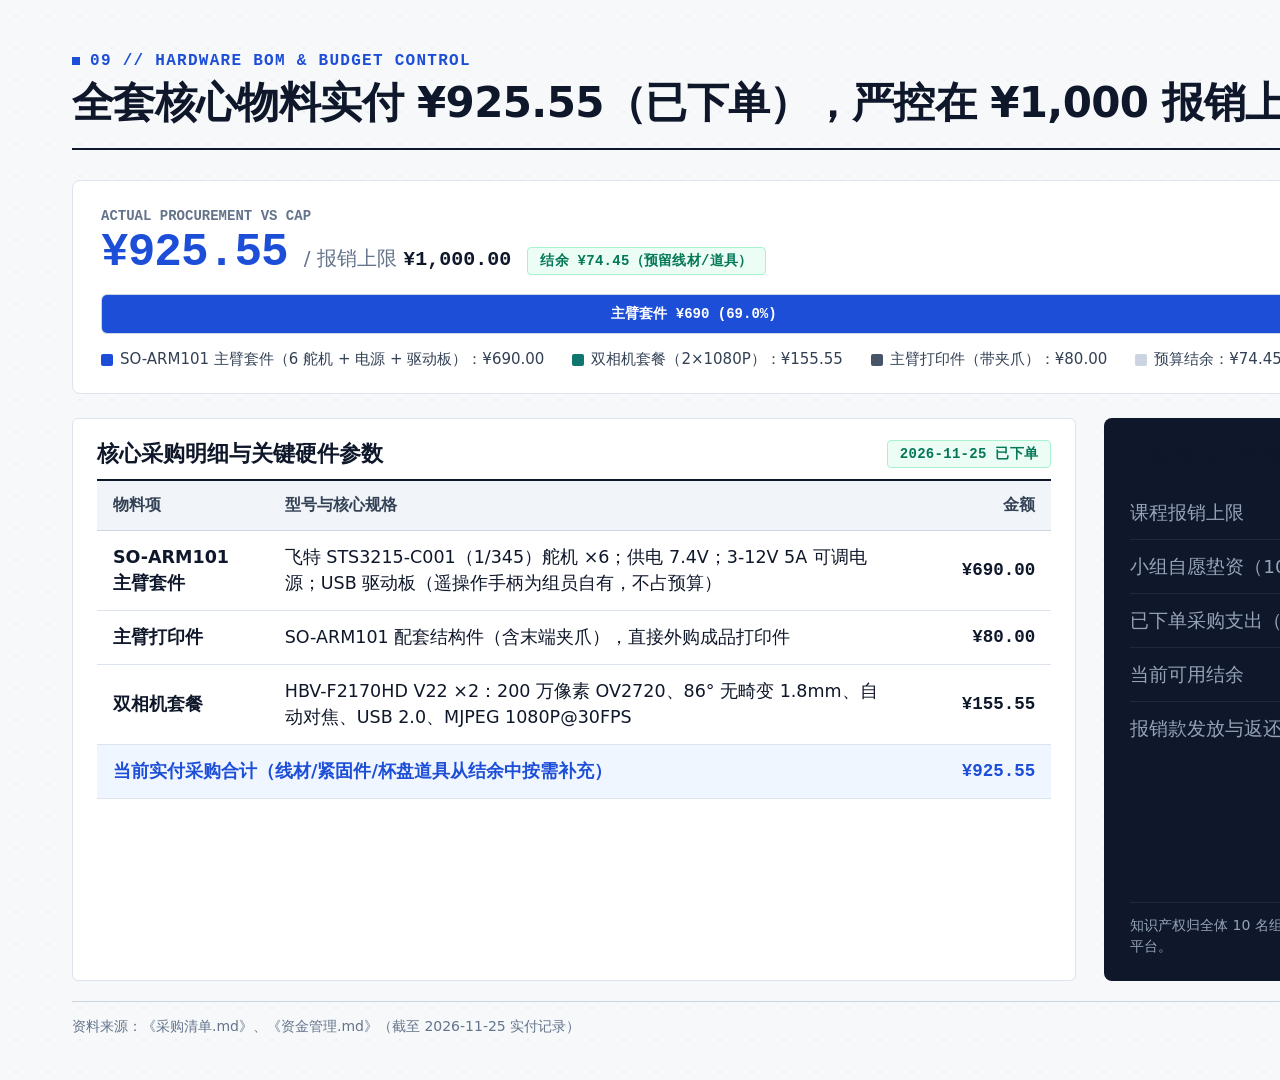
<file: docs/项目资料/答辩资料/中间文件/slide-10.html>
<!DOCTYPE html>
<html lang="zh-CN">
<head>
  <meta charset="UTF-8" />
  <title>Slide 10 · 硬件选型与预算管理</title>
  <link rel="stylesheet" href="styles.css" />
  <style>
    .budget-hero {
      background: var(--surface);
      border: 1px solid var(--border);
      border-radius: 8px;
      padding: 24px 28px;
      display: flex;
      flex-direction: column;
      gap: 16px;
    }
    .budget-nums {
      display: flex;
      justify-content: space-between;
      align-items: flex-end;
    }
    .stack-bar {
      width: 100%;
      height: 40px;
      background: #E2E8F0;
      border-radius: 6px;
      overflow: hidden;
      display: flex;
      border: 1px solid var(--border-strong);
    }
    .seg {
      height: 100%;
      display: flex;
      align-items: center;
      justify-content: center;
      font-family: var(--font-mono);
      font-size: 14px;
      font-weight: 700;
      color: #fff;
      white-space: nowrap;
    }
    .legend-row {
      display: flex;
      gap: 28px;
      font-size: 15px;
      color: var(--ink-2);
    }
    .legend-dot {
      width: 12px;
      height: 12px;
      border-radius: 2px;
      display: inline-block;
      margin-right: 7px;
      vertical-align: middle;
    }
    .fund-box {
      background: var(--surface-dark);
      color: var(--ink-inv);
      border-radius: 8px;
      padding: 24px 26px;
      display: flex;
      flex-direction: column;
      justify-content: space-between;
    }
    .fund-row {
      display: flex;
      justify-content: space-between;
      padding: 14px 0;
      border-bottom: 1px solid #1E293B;
      font-size: 18.5px;
    }
    .fund-row:last-child { border-bottom: none; }
    .fund-row span:first-child { color: #94A3B8; }
    .fund-row span:last-child { font-family: var(--font-mono); font-weight: 700; color: #F8FAFC; }
  </style>
</head>
<body>
  <div class="slide">
    <div class="slide-header">
      <div class="header-left">
        <div class="kicker"><span class="kicker-dot"></span>09 // HARDWARE BOM & BUDGET CONTROL</div>
        <h1 class="slide-title">全套核心物料实付 ¥925.55（已下单），严控在 ¥1,000 报销上限内</h1>
      </div>
      <div class="header-right">2026-11-25 已完成下单<br/>含 6 舵机主臂 + 打印件 + 双路 1080P 相机</div>
    </div>

    <div class="slide-body">
      <!-- Top Budget Bar -->
      <div class="budget-hero">
        <div class="budget-nums">
          <div>
            <span class="mono" style="font-size:14px; color:var(--ink-3); font-weight:700;">ACTUAL PROCUREMENT VS CAP</span>
            <div style="display:flex; align-items:baseline; gap:16px; margin-top:4px;">
              <span class="kpi-value blue">¥925.55</span>
              <span style="font-size:20px; color:var(--ink-3);">/ 报销上限 <strong class="mono" style="color:var(--ink);">¥1,000.00</strong></span>
              <span class="badge badge-ok">结余 ¥74.45（预留线材/道具）</span>
            </div>
          </div>
          <div style="text-align:right; font-size:15px; color:var(--ink-3);">
            注：不含上位机算力平台（复用组员 PC）与深度相机，故成本远低于成品整机
          </div>
        </div>

        <div class="stack-bar">
          <div class="seg" style="width:69%; background:#1D4ED8;">主臂套件 ¥690 (69.0%)</div>
          <div class="seg" style="width:15.55%; background:#0F766E;">双相机 ¥155.55</div>
          <div class="seg" style="width:8%; background:#475569;">¥80</div>
          <div class="seg" style="width:7.45%; background:#CBD5E1; color:#334155;">余 ¥74.45</div>
        </div>

        <div class="legend-row">
          <span><i class="legend-dot" style="background:#1D4ED8;"></i>SO-ARM101 主臂套件（6 舵机 + 电源 + 驱动板）：¥690.00</span>
          <span><i class="legend-dot" style="background:#0F766E;"></i>双相机套餐（2×1080P）：¥155.55</span>
          <span><i class="legend-dot" style="background:#475569;"></i>主臂打印件（带夹爪）：¥80.00</span>
          <span><i class="legend-dot" style="background:#CBD5E1;"></i>预算结余：¥74.45</span>
        </div>
      </div>

      <!-- Bottom Details -->
      <div class="grid-60-40" style="flex:1; min-height:0;">
        <div class="card" style="padding:20px 24px;">
          <div class="card-title" style="margin-bottom:10px;">
            <span>核心采购明细与关键硬件参数</span>
            <span class="badge badge-ok">2026-11-25 已下单</span>
          </div>
          <table class="data-table" style="font-size:17.5px;">
            <thead>
              <tr>
                <th style="width:18%;">物料项</th>
                <th>型号与核心规格</th>
                <th style="width:15%; text-align:right;">金额</th>
              </tr>
            </thead>
            <tbody>
              <tr>
                <td><strong>SO-ARM101<br/>主臂套件</strong></td>
                <td>飞特 STS3215-C001（1/345）舵机 ×6；供电 7.4V；3-12V 5A 可调电源；USB 驱动板（遥操作手柄为组员自有，不占预算）</td>
                <td class="mono" style="text-align:right; font-weight:700;">¥690.00</td>
              </tr>
              <tr>
                <td><strong>主臂打印件</strong></td>
                <td>SO-ARM101 配套结构件（含末端夹爪），直接外购成品打印件</td>
                <td class="mono" style="text-align:right; font-weight:700;">¥80.00</td>
              </tr>
              <tr>
                <td><strong>双相机套餐</strong></td>
                <td>HBV-F2170HD V22 ×2：200 万像素 OV2720、86° 无畸变 1.8mm、自动对焦、USB 2.0、MJPEG 1080P@30FPS</td>
                <td class="mono" style="text-align:right; font-weight:700;">¥155.55</td>
              </tr>
              <tr class="highlight-row">
                <td colspan="2" style="color:var(--accent);"><strong>当前实付采购合计</strong>（线材/紧固件/杯盘道具从结余中按需补充）</td>
                <td class="mono" style="text-align:right; color:var(--accent);">¥925.55</td>
              </tr>
            </tbody>
          </table>
        </div>

        <div class="fund-box">
          <div>
            <div class="card-title" style="margin-bottom:14px;">
              <span>小组资金与垫资管理现状</span>
              <span class="badge badge-ok" style="background:#064E3B; color:#6EE7B7; border-color:#059669;">透明公示</span>
            </div>
            <div class="fund-row"><span>课程报销上限</span><span>¥1,000.00</span></div>
            <div class="fund-row"><span>小组自愿垫资（10 人 × ¥100）</span><span style="color:#6EE7B7;">¥1,000.00（已收齐）</span></div>
            <div class="fund-row"><span>已下单采购支出（11-25）</span><span>¥925.55</span></div>
            <div class="fund-row"><span>当前可用结余</span><span style="color:#93C5FD;">¥74.45</span></div>
            <div class="fund-row"><span>报销款发放与返还</span><span>下学期到账后原路返还</span></div>
          </div>
          <div style="font-size:14px; color:#94A3B8; line-height:1.5; border-top:1px solid #1E293B; padding-top:12px;">
            知识产权归全体 10 名组员共享，代码与数据集全部开源上传 GitHub，整套硬件在项目期间作为组内共享学习平台。
          </div>
        </div>
      </div>
    </div>

    <div class="slide-footer">
      <div class="footer-source">资料来源：《采购清单.md》、《资金管理.md》（截至 2026-11-25 实付记录）</div>
      <div class="footer-page">10 / 13</div>
    </div>
  </div>
</body>
</html>
</file>
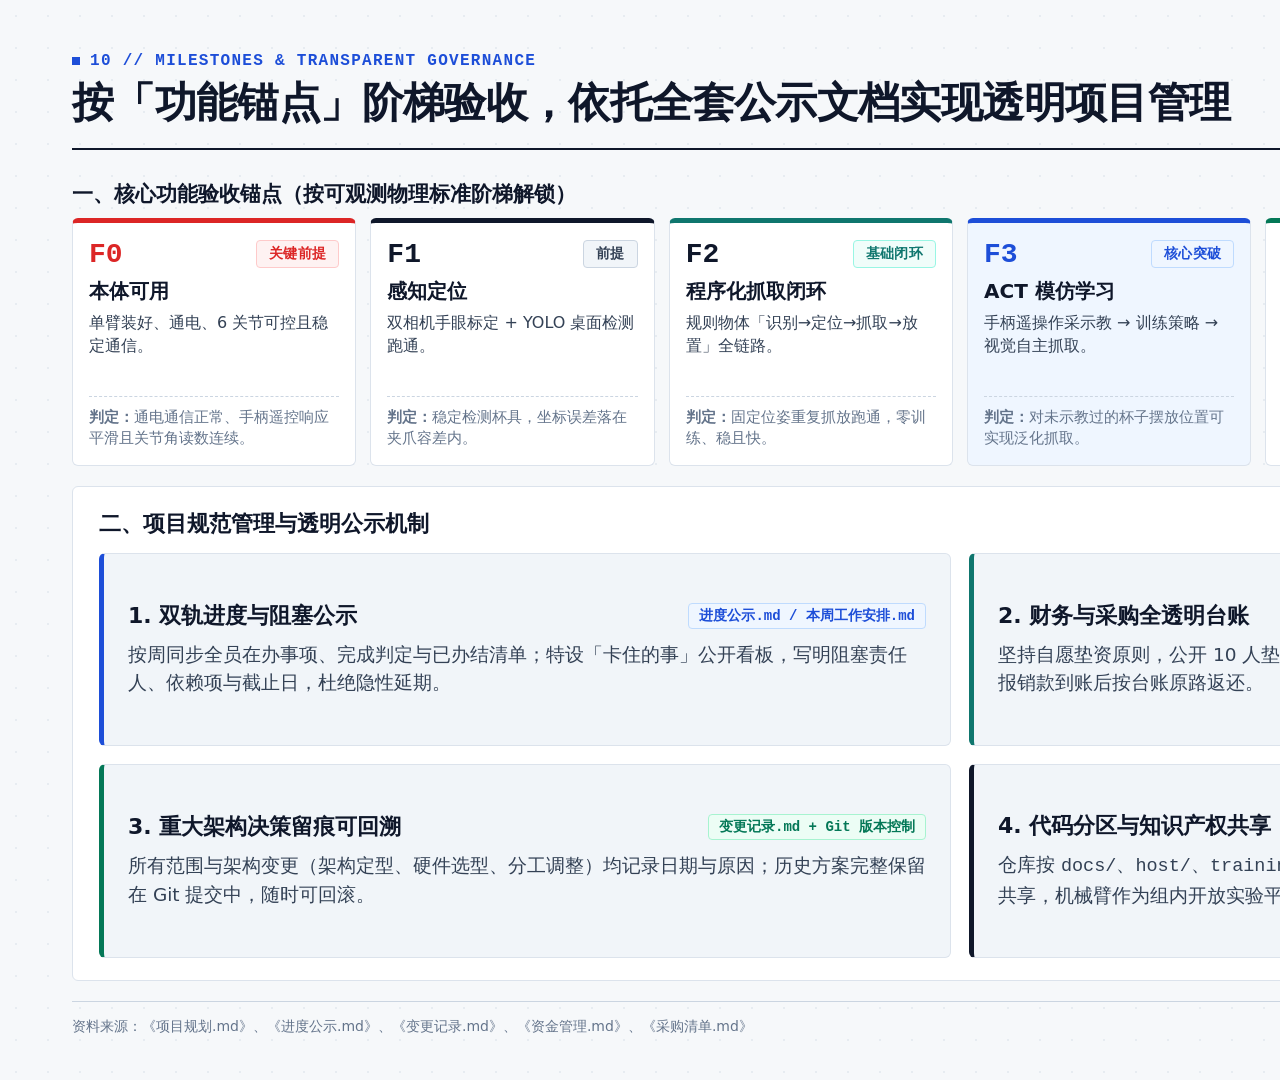
<file: docs/项目资料/答辩资料/中间文件/slide-11.html>
<!DOCTYPE html>
<html lang="zh-CN">
<head>
  <meta charset="UTF-8" />
  <title>Slide 11 · 功能锚点与项目透明管理机制</title>
  <link rel="stylesheet" href="styles.css" />
  <style>
    .anchor-grid {
      display: grid;
      grid-template-columns: repeat(6, 1fr);
      gap: 14px;
    }
    .anchor-card {
      background: var(--surface);
      border: 1px solid var(--border);
      border-top: 5px solid var(--ink);
      border-radius: 6px;
      padding: 16px 16px;
      display: flex;
      flex-direction: column;
      justify-content: space-between;
      min-height: 248px;
    }
    .anchor-card.red { border-top-color: var(--signal); }
    .anchor-card.teal { border-top-color: var(--teal); }
    .anchor-card.blue { border-top-color: var(--accent); background: var(--accent-soft); }
    .anchor-card.ok { border-top-color: var(--ok); }
    .anchor-id {
      font-family: var(--font-mono);
      font-size: 28px;
      font-weight: 800;
      color: var(--ink);
    }
    .anchor-card.red .anchor-id { color: var(--signal); }
    .anchor-card.blue .anchor-id { color: var(--accent); }
    .anchor-card.ok .anchor-id { color: var(--ok); }
    .anchor-name {
      font-size: 20px;
      font-weight: 700;
      color: var(--ink);
      margin: 8px 0 6px 0;
    }
    .anchor-desc {
      font-size: 16px;
      line-height: 1.48;
      color: var(--ink-2);
    }
    .anchor-judge {
      margin-top: 12px;
      padding-top: 10px;
      border-top: 1px dashed var(--border-strong);
      font-size: 14.5px;
      color: var(--ink-3);
      line-height: 1.45;
    }
    .gov-grid {
      display: grid;
      grid-template-columns: 1fr 1fr;
      grid-template-rows: 1fr 1fr;
      gap: 18px;
      flex: 1;
      min-height: 0;
    }
    .gov-box {
      background: var(--surface-alt);
      border: 1px solid var(--border);
      border-left: 5px solid var(--accent);
      border-radius: 6px;
      padding: 20px 24px;
      display: flex;
      flex-direction: column;
      justify-content: center;
      gap: 10px;
    }
    .gov-box.teal { border-left-color: var(--teal); }
    .gov-box.ok { border-left-color: var(--ok); }
    .gov-box.dark { border-left-color: var(--ink); }
    .gov-head {
      display: flex;
      justify-content: space-between;
      align-items: center;
      gap: 12px;
    }
    .gov-title {
      font-size: 22px;
      font-weight: 700;
      color: var(--ink);
    }
    .gov-file {
      font-family: var(--font-mono);
      font-size: 14px;
      font-weight: 700;
      color: var(--accent);
      background: var(--accent-soft);
      border: 1px solid var(--accent-border);
      padding: 3px 10px;
      border-radius: 4px;
      white-space: nowrap;
    }
    .gov-box.teal .gov-file { color: var(--teal); background: var(--teal-soft); border-color: var(--teal-border); }
    .gov-box.ok .gov-file { color: var(--ok); background: var(--ok-soft); border-color: var(--ok-border); }
    .gov-box.dark .gov-file { color: var(--ink-2); background: #E2E8F0; border-color: #CBD5E1; }
    .gov-desc {
      font-size: 18.5px;
      color: var(--ink-2);
      line-height: 1.55;
    }
  </style>
</head>
<body>
  <div class="slide">
    <div class="slide-header">
      <div class="header-left">
        <div class="kicker"><span class="kicker-dot"></span>10 // MILESTONES & TRANSPARENT GOVERNANCE</div>
        <h1 class="slide-title">按「功能锚点」阶梯验收，依托全套公示文档实现透明项目管理</h1>
      </div>
      <div class="header-right">六大功能锚点 F0–F5<br/>文档公示 · 变更留痕 · GitHub 全员共享</div>
    </div>

    <div class="slide-body" style="gap:20px;">
      <div>
        <div style="display:flex; justify-content:space-between; align-items:center; margin-bottom:10px;">
          <span style="font-size:21px; font-weight:700; color:var(--ink);">一、核心功能验收锚点（按可观测物理标准阶梯解锁）</span>
          <span class="mono" style="font-size:14.5px; color:var(--ink-3);">F0 硬件前提 → F2 基础闭环 → F3 核心突破 → F4/F5 综合验收</span>
        </div>

        <div class="anchor-grid">
          <div class="anchor-card red">
            <div>
              <div style="display:flex; justify-content:space-between; align-items:center;">
                <span class="anchor-id">F0</span>
                <span class="badge badge-red">关键前提</span>
              </div>
              <div class="anchor-name">本体可用</div>
              <div class="anchor-desc">单臂装好、通电、6 关节可控且稳定通信。</div>
            </div>
            <div class="anchor-judge"><strong>判定：</strong>通电通信正常、手柄遥控响应平滑且关节角读数连续。</div>
          </div>

          <div class="anchor-card">
            <div>
              <div style="display:flex; justify-content:space-between; align-items:center;">
                <span class="anchor-id">F1</span>
                <span class="badge badge-gray">前提</span>
              </div>
              <div class="anchor-name">感知定位</div>
              <div class="anchor-desc">双相机手眼标定 + YOLO 桌面检测跑通。</div>
            </div>
            <div class="anchor-judge"><strong>判定：</strong>稳定检测杯具，坐标误差落在夹爪容差内。</div>
          </div>

          <div class="anchor-card teal">
            <div>
              <div style="display:flex; justify-content:space-between; align-items:center;">
                <span class="anchor-id">F2</span>
                <span class="badge badge-teal">基础闭环</span>
              </div>
              <div class="anchor-name">程序化抓取闭环</div>
              <div class="anchor-desc">规则物体「识别→定位→抓取→放置」全链路。</div>
            </div>
            <div class="anchor-judge"><strong>判定：</strong>固定位姿重复抓放跑通，零训练、稳且快。</div>
          </div>

          <div class="anchor-card blue">
            <div>
              <div style="display:flex; justify-content:space-between; align-items:center;">
                <span class="anchor-id">F3</span>
                <span class="badge badge-blue">核心突破</span>
              </div>
              <div class="anchor-name">ACT 模仿学习</div>
              <div class="anchor-desc">手柄遥操作采示教 → 训练策略 → 视觉自主抓取。</div>
            </div>
            <div class="anchor-judge"><strong>判定：</strong>对未示教过的杯子摆放位置可实现泛化抓取。</div>
          </div>

          <div class="anchor-card ok">
            <div>
              <div style="display:flex; justify-content:space-between; align-items:center;">
                <span class="anchor-id">F4</span>
                <span class="badge badge-ok">验收</span>
              </div>
              <div class="anchor-name">场景闭环</div>
              <div class="anchor-desc">桌面杯具与餐具连续归位整理整段流程。</div>
            </div>
            <div class="anchor-judge"><strong>判定：</strong>连续完成「识别→抓取→归位」，肉眼可验。</div>
          </div>

          <div class="anchor-card ok">
            <div>
              <div style="display:flex; justify-content:space-between; align-items:center;">
                <span class="anchor-id">F5</span>
                <span class="badge badge-ok">验收</span>
              </div>
              <div class="anchor-name">语言指令</div>
              <div class="anchor-desc">自然语言 → 受约束结构化任务 → 驱动执行。</div>
            </div>
            <div class="anchor-judge"><strong>判定：</strong>说一句话准确路由任务，不碰图像、无 VLM。</div>
          </div>
        </div>
      </div>

      <div class="card" style="flex:1; padding:22px 26px; gap:14px;">
        <div class="card-title" style="margin-bottom:0;">
          <span>二、项目规范管理与透明公示机制</span>
          <span class="badge badge-blue">全员可见 · 过程留痕 · 权责明晰</span>
        </div>

        <div class="gov-grid">
          <div class="gov-box">
            <div class="gov-head">
              <div class="gov-title">1. 双轨进度与阻塞公示</div>
              <div class="gov-file">进度公示.md / 本周工作安排.md</div>
            </div>
            <div class="gov-desc">按周同步全员在办事项、完成判定与已办结清单；特设「卡住的事」公开看板，写明阻塞责任人、依赖项与截止日，杜绝隐性延期。</div>
          </div>

          <div class="gov-box teal">
            <div class="gov-head">
              <div class="gov-title">2. 财务与采购全透明台账</div>
              <div class="gov-file">资金管理.md / 采购清单.md</div>
            </div>
            <div class="gov-desc">坚持自愿垫资原则，公开 10 人垫资明细、每笔物料型号、单价、商品链接与资金结余，下学期报销款到账后按台账原路返还。</div>
          </div>

          <div class="gov-box ok">
            <div class="gov-head">
              <div class="gov-title">3. 重大架构决策留痕可回溯</div>
              <div class="gov-file">变更记录.md + Git 版本控制</div>
            </div>
            <div class="gov-desc">所有范围与架构变更（架构定型、硬件选型、分工调整）均记录日期与原因；历史方案完整保留在 Git 提交中，随时可回滚。</div>
          </div>

          <div class="gov-box dark">
            <div class="gov-head">
              <div class="gov-title">4. 代码分区与知识产权共享</div>
              <div class="gov-file">GitHub 开源协作仓库</div>
            </div>
            <div class="gov-desc">仓库按 <span class="mono">docs/</span>、<span class="mono">host/</span>、<span class="mono">training/</span>、<span class="mono">firmware/</span> 模块化协作；全部代码、数据集与文档全员共享，机械臂作为组内开放实验平台。</div>
          </div>
        </div>
      </div>
    </div>

    <div class="slide-footer">
      <div class="footer-source">资料来源：《项目规划.md》、《进度公示.md》、《变更记录.md》、《资金管理.md》、《采购清单.md》</div>
      <div class="footer-page">11 / 13</div>
    </div>
  </div>
</body>
</html>
</file>
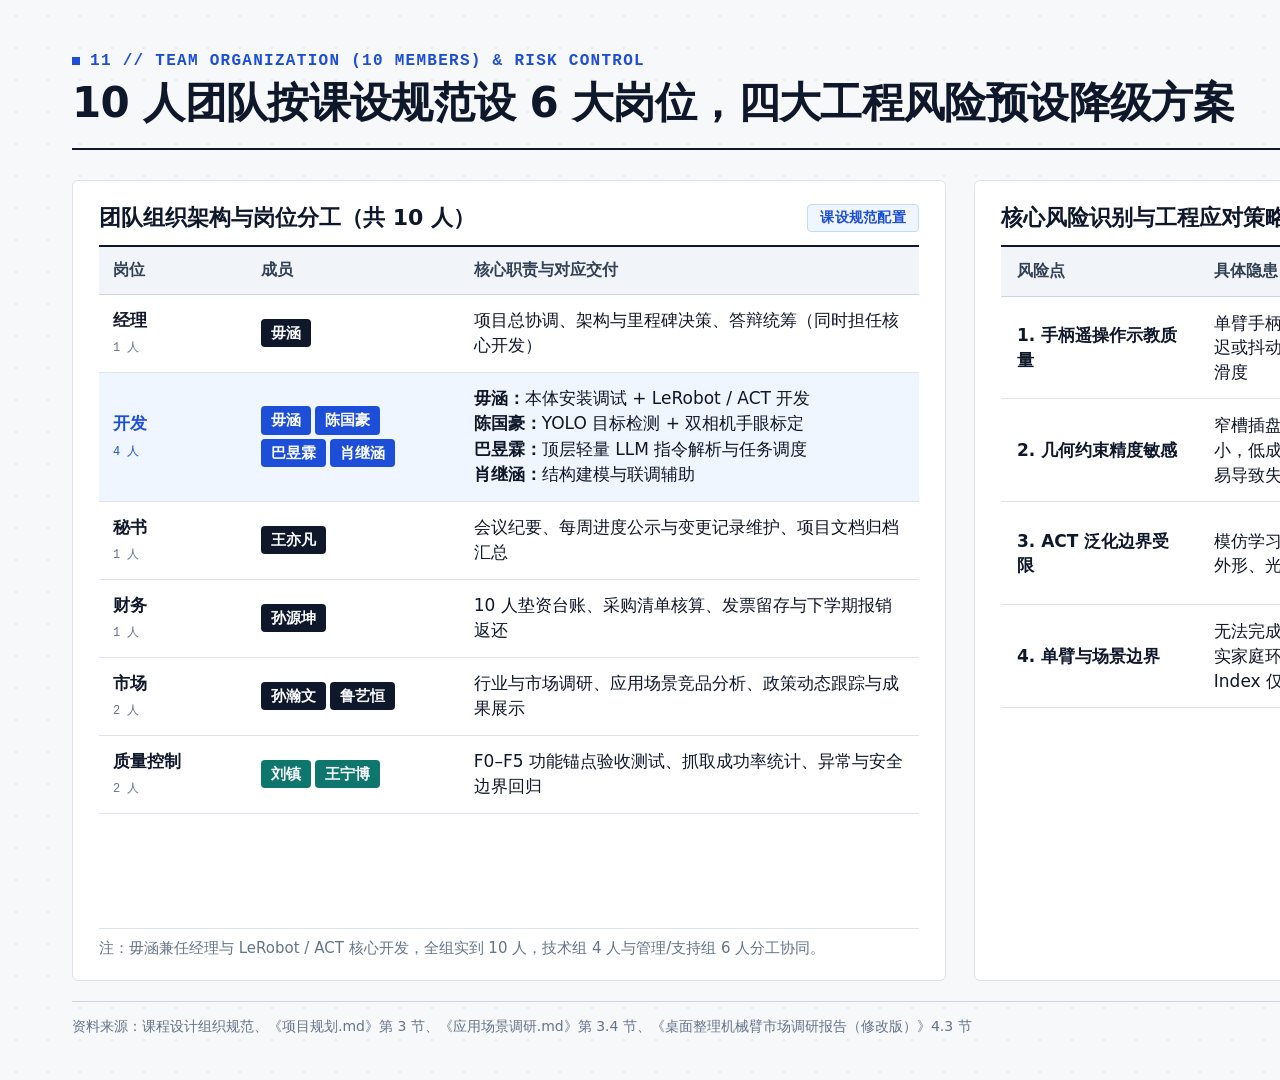
<file: docs/项目资料/答辩资料/中间文件/slide-12.html>
<!DOCTYPE html>
<html lang="zh-CN">
<head>
  <meta charset="UTF-8" />
  <title>Slide 12 · 团队分工与风险应对</title>
  <link rel="stylesheet" href="styles.css" />
  <style>
    .org-table {
      width: 100%;
      border-collapse: collapse;
      font-size: 17px;
    }
    .org-table th {
      text-align: left;
      padding: 13px 14px;
      background: var(--surface-alt);
      color: var(--ink-2);
      font-weight: 700;
      font-size: 16px;
      border-top: 2px solid var(--ink);
      border-bottom: 1px solid var(--border-strong);
    }
    .org-table td {
      padding: 13px 14px;
      border-bottom: 1px solid var(--border);
      color: var(--ink);
      vertical-align: middle;
      line-height: 1.5;
    }
    .org-table tr.dev-row {
      background: var(--accent-soft);
    }
    .member-tag {
      display: inline-block;
      font-weight: 700;
      font-size: 15px;
      padding: 3px 10px;
      border-radius: 4px;
      background: var(--surface-dark);
      color: #F8FAFC;
      margin: 2px 4px 2px 0;
    }
    .member-tag.blue { background: var(--accent); }
    .member-tag.teal { background: var(--teal); }
  </style>
</head>
<body>
  <div class="slide">
    <div class="slide-header">
      <div class="header-left">
        <div class="kicker"><span class="kicker-dot"></span>11 // TEAM ORGANIZATION (10 MEMBERS) & RISK CONTROL</div>
        <h1 class="slide-title">10 人团队按课设规范设 6 大岗位，四大工程风险预设降级方案</h1>
      </div>
      <div class="header-right">经理 1 · 秘书 1 · 财务 1 · 市场 2 · 质量控制 2 · 开发 4<br/>岗位权责清晰 · 技术与管理并行</div>
    </div>

    <div class="slide-body">
      <div class="grid-2" style="flex:1; min-height:0;">
        <!-- Left: 10-Person Course-Compliant Org Matrix -->
        <div class="card" style="padding:22px 26px; justify-content:space-between;">
          <div>
            <div class="card-title" style="margin-bottom:12px;">
              <span>团队组织架构与岗位分工（共 10 人）</span>
              <span class="badge badge-blue">课设规范配置</span>
            </div>

            <table class="org-table">
              <thead>
                <tr>
                  <th style="width:18%;">岗位</th>
                  <th style="width:26%;">成员</th>
                  <th>核心职责与对应交付</th>
                </tr>
              </thead>
              <tbody>
                <tr>
                  <td><strong>经理</strong><br/><span class="mono" style="font-size:12px;color:var(--ink-3);">1 人</span></td>
                  <td><span class="member-tag">毋涵</span></td>
                  <td>项目总协调、架构与里程碑决策、答辩统筹（同时担任核心开发）</td>
                </tr>
                <tr class="dev-row">
                  <td style="color:var(--accent);"><strong>开发</strong><br/><span class="mono" style="font-size:12px;color:var(--accent);">4 人</span></td>
                  <td>
                    <span class="member-tag blue">毋涵</span><span class="member-tag blue">陈国豪</span><br/>
                    <span class="member-tag blue">巴昱霖</span><span class="member-tag blue">肖继涵</span>
                  </td>
                  <td>
                    <strong>毋涵：</strong>本体安装调试 + LeRobot / ACT 开发<br/>
                    <strong>陈国豪：</strong>YOLO 目标检测 + 双相机手眼标定<br/>
                    <strong>巴昱霖：</strong>顶层轻量 LLM 指令解析与任务调度<br/>
                    <strong>肖继涵：</strong>结构建模与联调辅助
                  </td>
                </tr>
                <tr>
                  <td><strong>秘书</strong><br/><span class="mono" style="font-size:12px;color:var(--ink-3);">1 人</span></td>
                  <td><span class="member-tag">王亦凡</span></td>
                  <td>会议纪要、每周进度公示与变更记录维护、项目文档归档汇总</td>
                </tr>
                <tr>
                  <td><strong>财务</strong><br/><span class="mono" style="font-size:12px;color:var(--ink-3);">1 人</span></td>
                  <td><span class="member-tag">孙源坤</span></td>
                  <td>10 人垫资台账、采购清单核算、发票留存与下学期报销返还</td>
                </tr>
                <tr>
                  <td><strong>市场</strong><br/><span class="mono" style="font-size:12px;color:var(--ink-3);">2 人</span></td>
                  <td><span class="member-tag">孙瀚文</span><span class="member-tag">鲁艺恒</span></td>
                  <td>行业与市场调研、应用场景竞品分析、政策动态跟踪与成果展示</td>
                </tr>
                <tr>
                  <td><strong>质量控制</strong><br/><span class="mono" style="font-size:12px;color:var(--ink-3);">2 人</span></td>
                  <td><span class="member-tag teal">刘镇</span><span class="member-tag teal">王宁博</span></td>
                  <td>F0–F5 功能锚点验收测试、抓取成功率统计、异常与安全边界回归</td>
                </tr>
              </tbody>
            </table>
          </div>

          <div style="font-size:15px; color:var(--ink-3); border-top:1px solid var(--border); padding-top:10px;">
            注：毋涵兼任经理与 LeRobot / ACT 核心开发，全组实到 10 人，技术组 4 人与管理/支持组 6 人分工协同。
          </div>
        </div>

        <!-- Right: Risk Matrix -->
        <div class="card" style="padding:22px 26px;">
          <div class="card-title" style="margin-bottom:12px;">
            <span>核心风险识别与工程应对策略</span>
            <span class="badge badge-red">前瞻风控</span>
          </div>
          <table class="data-table" style="font-size:17px;">
            <thead>
              <tr>
                <th style="width:24%;">风险点</th>
                <th style="width:32%;">具体隐患</th>
                <th>工程应对 / 降级方案</th>
              </tr>
            </thead>
            <tbody>
              <tr>
                <td><strong>1. 手柄遥操作示教质量</strong></td>
                <td>单臂手柄映射灵敏度、操控延迟或抖动可能影响示教轨迹平滑度</td>
                <td>装机后首做<strong>遥操作联调与平滑滤波调优</strong>，确保示教采集稳定；若特定任务收敛困难，可由 F2 程序化抓取兜底。</td>
              </tr>
              <tr>
                <td><strong>2. 几何约束精度敏感</strong></td>
                <td>窄槽插盘、精密叠杯容差极小，低成本舵机重复定位误差易导致失败</td>
                <td>优先实现<strong>宽松目标区域平面归位（L1–L2）</strong>；L3 精密叠放与插接列为余力进阶拓展项，不作为硬性前置。</td>
              </tr>
              <tr>
                <td><strong>3. ACT 泛化边界受限</strong></td>
                <td>模仿学习仅在示教覆盖的物体外形、光照和摆放范围内有效</td>
                <td>固定实验桌面光照与标准道具，集中采集 50–100 条高质量多样位姿示教，明确告知未见物体限制。</td>
              </tr>
              <tr>
                <td><strong>4. 单臂与场景边界</strong></td>
                <td>无法完成双臂协同动作，且真实家庭环境高度非标（AI Index 仅 12%）</td>
                <td>明确项目定位为<strong>「结构化桌面单臂演示闭环」</strong>，不承诺通用家庭部署，由质量控制岗按客观指标验收。</td>
              </tr>
            </tbody>
          </table>
        </div>
      </div>
    </div>

    <div class="slide-footer">
      <div class="footer-source">资料来源：课程设计组织规范、《项目规划.md》第 3 节、《应用场景调研.md》第 3.4 节、《桌面整理机械臂市场调研报告（修改版）》4.3 节</div>
      <div class="footer-page">12 / 13</div>
    </div>
  </div>
</body>
</html>
</file>
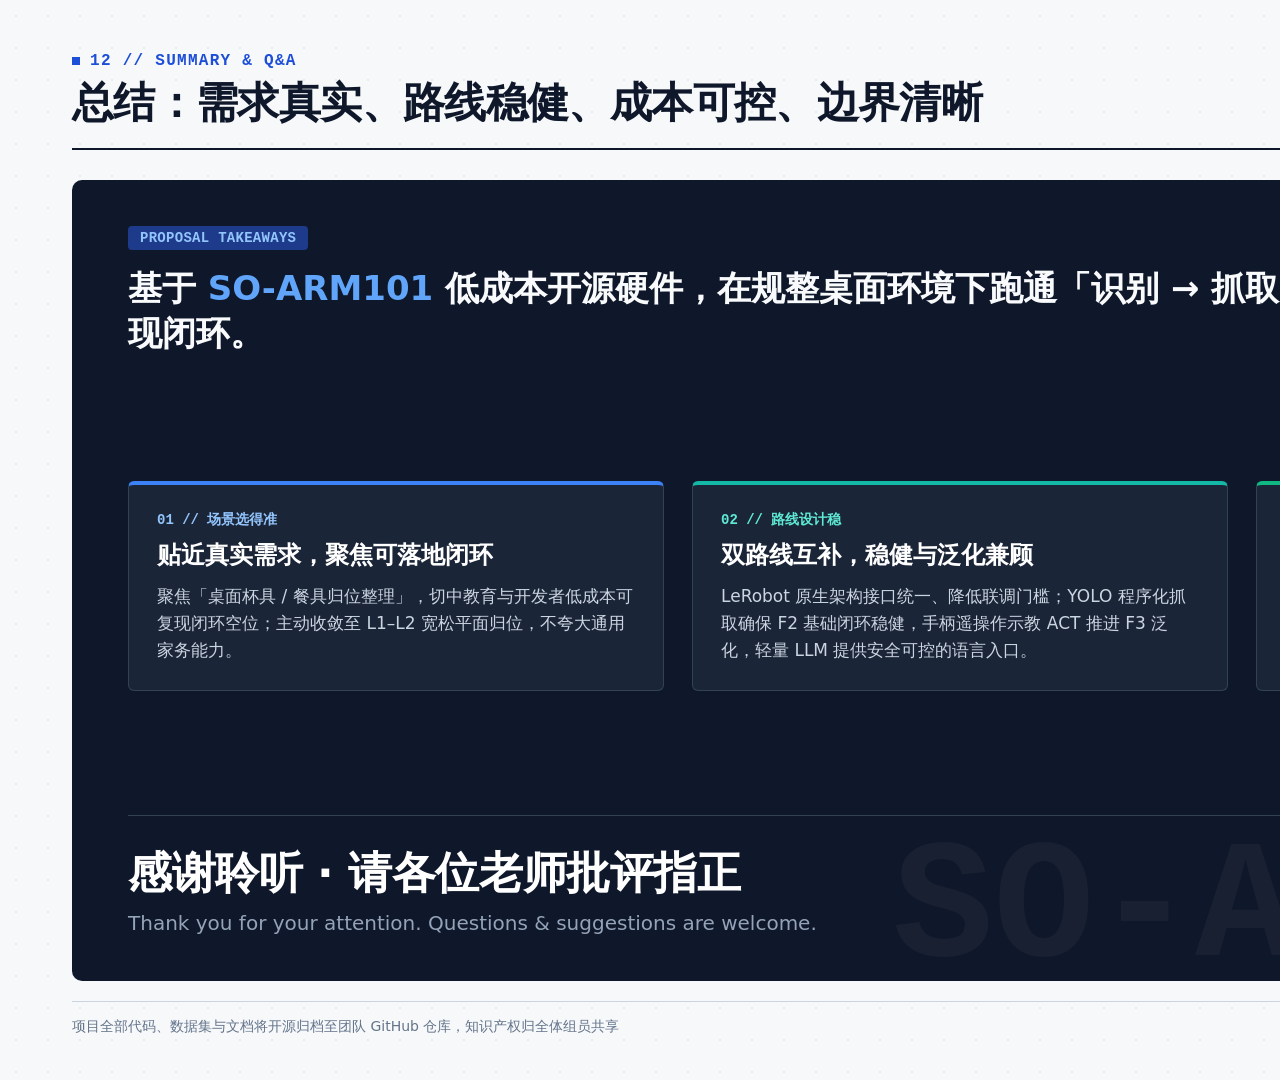
<file: docs/项目资料/答辩资料/中间文件/slide-13.html>
<!DOCTYPE html>
<html lang="zh-CN">
<head>
  <meta charset="UTF-8" />
  <title>Slide 13 · 总结与致谢</title>
  <link rel="stylesheet" href="styles.css" />
  <style>
    .summary-hero {
      background: var(--surface-dark);
      color: var(--ink-inv);
      border-radius: 10px;
      padding: 46px 56px;
      display: flex;
      flex-direction: column;
      justify-content: space-between;
      flex: 1;
      position: relative;
      overflow: hidden;
    }
    .summary-hero::after {
      content: "SO-ARM101";
      position: absolute;
      right: 48px;
      bottom: -24px;
      font-family: var(--font-mono);
      font-size: 168px;
      font-weight: 800;
      color: rgba(255, 255, 255, 0.04);
      pointer-events: none;
    }
    .sum-grid {
      display: grid;
      grid-template-columns: repeat(3, 1fr);
      gap: 28px;
      margin: 32px 0;
    }
    .sum-box {
      background: rgba(30, 41, 59, 0.85);
      border: 1px solid #334155;
      border-top: 4px solid #3B82F6;
      border-radius: 6px;
      padding: 26px 28px;
    }
    .sum-box.teal { border-top-color: #14B8A6; }
    .sum-box.ok { border-top-color: #10B981; }
    .sum-box .num {
      font-family: var(--font-mono);
      font-size: 14px;
      color: #93C5FD;
      font-weight: 700;
      margin-bottom: 10px;
    }
    .sum-box.teal .num { color: #5EEAD4; }
    .sum-box.ok .num { color: #6EE7B7; }
    .sum-box h3 {
      font-size: 24px;
      color: #FFFFFF;
      margin-bottom: 12px;
    }
    .sum-box p {
      font-size: 17px;
      line-height: 1.58;
      color: #CBD5E1;
    }
    .qa-bar {
      display: flex;
      justify-content: space-between;
      align-items: flex-end;
      border-top: 1px solid #334155;
      padding-top: 28px;
    }
    .qa-title {
      font-size: 44px;
      font-weight: 800;
      color: #FFFFFF;
      letter-spacing: -0.01em;
    }
    .qa-sub {
      font-size: 20px;
      color: #94A3B8;
      margin-top: 8px;
    }
    .qa-meta {
      text-align: right;
      font-family: var(--font-mono);
      font-size: 16px;
      color: #94A3B8;
      line-height: 1.7;
    }
  </style>
</head>
<body>
  <div class="slide">
    <div class="slide-header">
      <div class="header-left">
        <div class="kicker"><span class="kicker-dot"></span>12 // SUMMARY & Q&A</div>
        <h1 class="slide-title">总结：需求真实、路线稳健、成本可控、边界清晰</h1>
      </div>
      <div class="header-right">电子信息工程第十四组<br/>开题答辩汇报完毕</div>
    </div>

    <div class="slide-body">
      <div class="summary-hero">
        <div>
          <span class="badge" style="background:#1E3A8A; color:#93C5FD; border-color:#3B82F6; margin-bottom:16px;">PROPOSAL TAKEAWAYS</span>
          <h2 style="font-size:34px; font-weight:700; line-height:1.35; max-width:1400px;">
            基于 <span style="color:#60A5FA;">SO-ARM101</span> 低成本开源硬件，在规整桌面环境下跑通「识别 → 抓取 → 归位」可复现闭环。
          </h2>
        </div>

        <div class="sum-grid">
          <div class="sum-box">
            <div class="num">01 // 场景选得准</div>
            <h3>贴近真实需求，聚焦可落地闭环</h3>
            <p>聚焦「桌面杯具 / 餐具归位整理」，切中教育与开发者低成本可复现闭环空位；主动收敛至 L1–L2 宽松平面归位，不夸大通用家务能力。</p>
          </div>

          <div class="sum-box teal">
            <div class="num">02 // 路线设计稳</div>
            <h3>双路线互补，稳健与泛化兼顾</h3>
            <p>LeRobot 原生架构接口统一、降低联调门槛；YOLO 程序化抓取确保 F2 基础闭环稳健，手柄遥操作示教 ACT 推进 F3 泛化，轻量 LLM 提供安全可控的语言入口。</p>
          </div>

          <div class="sum-box ok">
            <div class="num">03 // 执行已启动</div>
            <h3>物料已下单，锚点验收清晰</h3>
            <p>全套核心硬件已于 11-25 完成下单，预算严格控制在课程报销上限内；到货即触发组装与手柄遥操作联调验证，按 F0–F5 阶梯推进交付。</p>
          </div>
        </div>

        <div class="qa-bar">
          <div>
            <div class="qa-title">感谢聆听 · 请各位老师批评指正</div>
            <div class="qa-sub">Thank you for your attention. Questions &amp; suggestions are welcome.</div>
          </div>
          <div class="qa-meta">
            <div>GROUP 14 · 电子信息工程第十四组</div>
            <div>SO-ARM101 · LEROBOT · 2026-11-26</div>
          </div>
        </div>
      </div>
    </div>

    <div class="slide-footer">
      <div class="footer-source">项目全部代码、数据集与文档将开源归档至团队 GitHub 仓库，知识产权归全体组员共享</div>
      <div class="footer-page">13 / 13</div>
    </div>
  </div>
</body>
</html>
</file>
<file: docs/项目资料/答辩资料/中间文件/styles.css>
/* ==========================================================================
   SO-ARM101 开题答辩 HTML Deck · Shared Design System (1920 × 1080)
   Style: Modern Robotics Engineering Lab / Technical Monograph
   ========================================================================== */

:root {
  --bg: #F6F8FA;
  --surface: #FFFFFF;
  --surface-alt: #F1F5F9;
  --surface-dark: #0F172A;
  --surface-dark-2: #1E293B;
  --border: #DCE3EC;
  --border-strong: #CBD5E1;

  --ink: #0F172A;
  --ink-2: #334155;
  --ink-3: #64748B;
  --ink-inv: #F8FAFC;
  --ink-inv-2: #94A3B8;

  --accent: #1D4ED8;        /* Precision Cobalt */
  --accent-soft: #EFF6FF;
  --accent-border: #BFDBFE;

  --teal: #0F766E;          /* Secondary Engineering Teal */
  --teal-soft: #F0FDFA;
  --teal-border: #99F6E4;

  --signal: #DC2626;        /* Risk / Feedback Loop / Warning */
  --signal-soft: #FEF2F2;
  --signal-border: #FECACA;

  --amber: #B45309;         /* Caution / Pending */
  --amber-soft: #FFFBEB;
  --amber-border: #FDE68A;

  --ok: #047857;            /* Verified / Completed */
  --ok-soft: #ECFDF5;
  --ok-border: #A7F3D0;

  --font-sans: "PingFang SC", "Microsoft YaHei", "Noto Sans SC", "Segoe UI", system-ui, -apple-system, sans-serif;
  --font-mono: "JetBrains Mono", "Cascadia Code", "Consolas", "SFMono-Regular", monospace;
}

* {
  box-sizing: border-box;
  margin: 0;
  padding: 0;
}

html, body {
  width: 1920px;
  height: 1080px;
  overflow: hidden;
  background: var(--bg);
  color: var(--ink);
  font-family: var(--font-sans);
  -webkit-font-smoothing: antialiased;
}

/* Main Slide Canvas */
.slide {
  width: 1920px;
  height: 1080px;
  background: var(--bg);
  position: relative;
  display: flex;
  flex-direction: column;
  padding: 52px 72px 44px 72px;
  overflow: hidden;
}

/* Subtle engineering dot grid background */
.slide::before {
  content: "";
  position: absolute;
  inset: 0;
  background-image: radial-gradient(#CBD5E1 1px, transparent 1px);
  background-size: 32px 32px;
  opacity: 0.35;
  pointer-events: none;
}

.slide > * {
  position: relative;
  z-index: 1;
}

/* Header Bar */
.slide-header {
  display: flex;
  align-items: flex-end;
  justify-content: space-between;
  padding-bottom: 20px;
  border-bottom: 2px solid var(--ink);
  margin-bottom: 30px;
  flex-shrink: 0;
}

.header-left {
  display: flex;
  flex-direction: column;
  gap: 8px;
}

.kicker {
  display: inline-flex;
  align-items: center;
  gap: 10px;
  font-family: var(--font-mono);
  font-size: 16px;
  font-weight: 600;
  letter-spacing: 0.08em;
  text-transform: uppercase;
  color: var(--accent);
}

.kicker-dot {
  width: 8px;
  height: 8px;
  background: var(--accent);
  display: inline-block;
}

.slide-title {
  font-size: 42px;
  font-weight: 700;
  line-height: 1.18;
  letter-spacing: -0.015em;
  color: var(--ink);
}

.header-right {
  font-family: var(--font-mono);
  font-size: 16px;
  color: var(--ink-3);
  text-align: right;
  line-height: 1.5;
}

/* Content Area */
.slide-body {
  flex: 1;
  display: flex;
  flex-direction: column;
  min-height: 0;
  gap: 24px;
}

/* Footer */
.slide-footer {
  display: flex;
  align-items: center;
  justify-content: space-between;
  padding-top: 16px;
  margin-top: 20px;
  border-top: 1px solid var(--border-strong);
  font-size: 15px;
  color: var(--ink-3);
  flex-shrink: 0;
}

.footer-source {
  font-size: 14px;
  color: var(--ink-3);
  max-width: 1400px;
  white-space: nowrap;
  overflow: hidden;
  text-overflow: ellipsis;
}

.footer-page {
  font-family: var(--font-mono);
  font-weight: 600;
  font-size: 16px;
  color: var(--ink-2);
}

/* Grid Helpers */
.grid-2 {
  display: grid;
  grid-template-columns: 1fr 1fr;
  gap: 28px;
  height: 100%;
}

.grid-3 {
  display: grid;
  grid-template-columns: repeat(3, 1fr);
  gap: 24px;
}

.grid-4 {
  display: grid;
  grid-template-columns: repeat(4, 1fr);
  gap: 20px;
}

.grid-60-40 {
  display: grid;
  grid-template-columns: 1.35fr 1fr;
  gap: 28px;
  height: 100%;
}

.grid-40-60 {
  display: grid;
  grid-template-columns: 1fr 1.35fr;
  gap: 28px;
  height: 100%;
}

/* Cards */
.card {
  background: var(--surface);
  border: 1px solid var(--border);
  border-radius: 6px;
  padding: 26px 28px;
  display: flex;
  flex-direction: column;
}

.card-dark {
  background: var(--surface-dark);
  color: var(--ink-inv);
  border: 1px solid #1E293B;
  border-radius: 6px;
  padding: 26px 28px;
  display: flex;
  flex-direction: column;
}

.card-accent {
  background: var(--accent-soft);
  border: 1px solid var(--accent-border);
  border-left: 5px solid var(--accent);
  border-radius: 6px;
  padding: 22px 26px;
}

.card-signal {
  background: var(--signal-soft);
  border: 1px solid var(--signal-border);
  border-left: 5px solid var(--signal);
  border-radius: 6px;
  padding: 22px 26px;
}

.card-title {
  font-size: 22px;
  font-weight: 700;
  color: var(--ink);
  margin-bottom: 14px;
  display: flex;
  align-items: center;
  justify-content: space-between;
  gap: 12px;
}

.card-dark .card-title {
  color: var(--ink-inv);
}

/* Badges & Tags */
.badge {
  display: inline-flex;
  align-items: center;
  padding: 4px 12px;
  border-radius: 4px;
  font-size: 14px;
  font-weight: 600;
  font-family: var(--font-mono);
  letter-spacing: 0.02em;
  white-space: nowrap;
}

.badge-blue { background: var(--accent-soft); color: var(--accent); border: 1px solid var(--accent-border); }
.badge-teal { background: var(--teal-soft); color: var(--teal); border: 1px solid var(--teal-border); }
.badge-red { background: var(--signal-soft); color: var(--signal); border: 1px solid var(--signal-border); }
.badge-amber { background: var(--amber-soft); color: var(--amber); border: 1px solid var(--amber-border); }
.badge-ok { background: var(--ok-soft); color: var(--ok); border: 1px solid var(--ok-border); }
.badge-gray { background: var(--surface-alt); color: var(--ink-2); border: 1px solid var(--border-strong); }

/* KPI Numbers */
.kpi-value {
  font-family: var(--font-mono);
  font-size: 46px;
  font-weight: 700;
  line-height: 1.1;
  color: var(--ink);
  letter-spacing: -0.02em;
}

.kpi-value.blue { color: var(--accent); }
.kpi-value.red { color: var(--signal); }
.kpi-value.teal { color: var(--teal); }
.kpi-value.ok { color: var(--ok); }

.kpi-label {
  font-size: 16px;
  font-weight: 600;
  color: var(--ink-2);
  margin-top: 8px;
}

.kpi-sub {
  font-size: 14px;
  color: var(--ink-3);
  margin-top: 6px;
  line-height: 1.45;
}

/* Tables */
table.data-table {
  width: 100%;
  border-collapse: collapse;
  font-size: 18px;
}

table.data-table th {
  text-align: left;
  padding: 14px 16px;
  background: var(--surface-alt);
  color: var(--ink-2);
  font-weight: 700;
  font-size: 16px;
  border-top: 2px solid var(--ink);
  border-bottom: 1px solid var(--border-strong);
}

table.data-table td {
  padding: 14px 16px;
  border-bottom: 1px solid var(--border);
  color: var(--ink);
  vertical-align: middle;
  line-height: 1.45;
}

table.data-table tr.highlight-row {
  background: var(--accent-soft);
}

table.data-table tr.highlight-row td {
  font-weight: 600;
}

/* Clean Lists */
ul.clean-list {
  list-style: none;
  display: flex;
  flex-direction: column;
  gap: 12px;
}

ul.clean-list li {
  position: relative;
  padding-left: 22px;
  font-size: 19px;
  line-height: 1.5;
  color: var(--ink-2);
}

ul.clean-list li::before {
  content: "";
  position: absolute;
  left: 0;
  top: 10px;
  width: 8px;
  height: 8px;
  background: var(--accent);
  border-radius: 1px;
}

ul.clean-list li strong {
  color: var(--ink);
}

ul.clean-list.red-dots li::before {
  background: var(--signal);
}

ul.clean-list.ok-dots li::before {
  background: var(--ok);
}

.mono {
  font-family: var(--font-mono);
}

/* Callout Banner */
.conclusion-bar {
  background: var(--surface-dark);
  color: var(--ink-inv);
  border-radius: 6px;
  padding: 18px 26px;
  display: flex;
  align-items: center;
  gap: 18px;
  font-size: 20px;
  line-height: 1.45;
  flex-shrink: 0;
}

.conclusion-bar .tag {
  font-family: var(--font-mono);
  font-size: 14px;
  font-weight: 700;
  background: var(--accent);
  color: #fff;
  padding: 5px 12px;
  border-radius: 4px;
  white-space: nowrap;
  letter-spacing: 0.05em;
}
</file>
